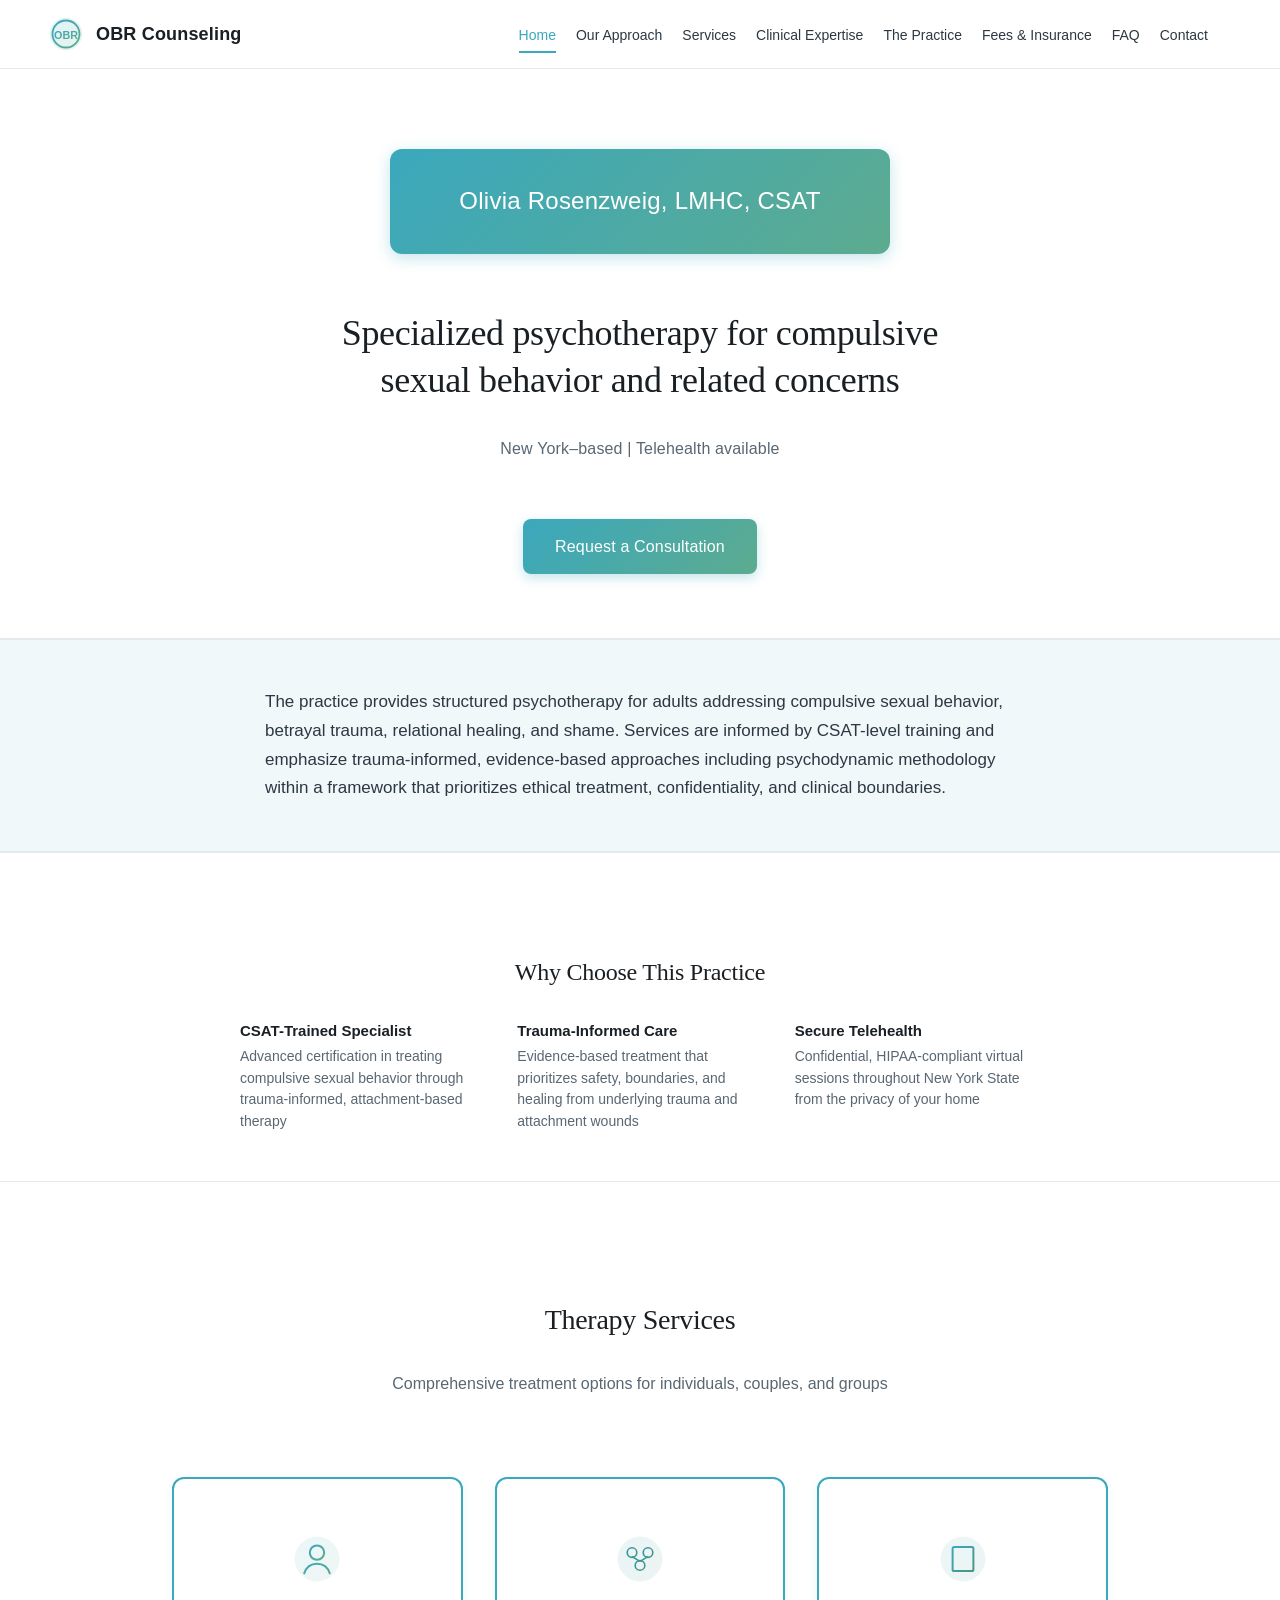
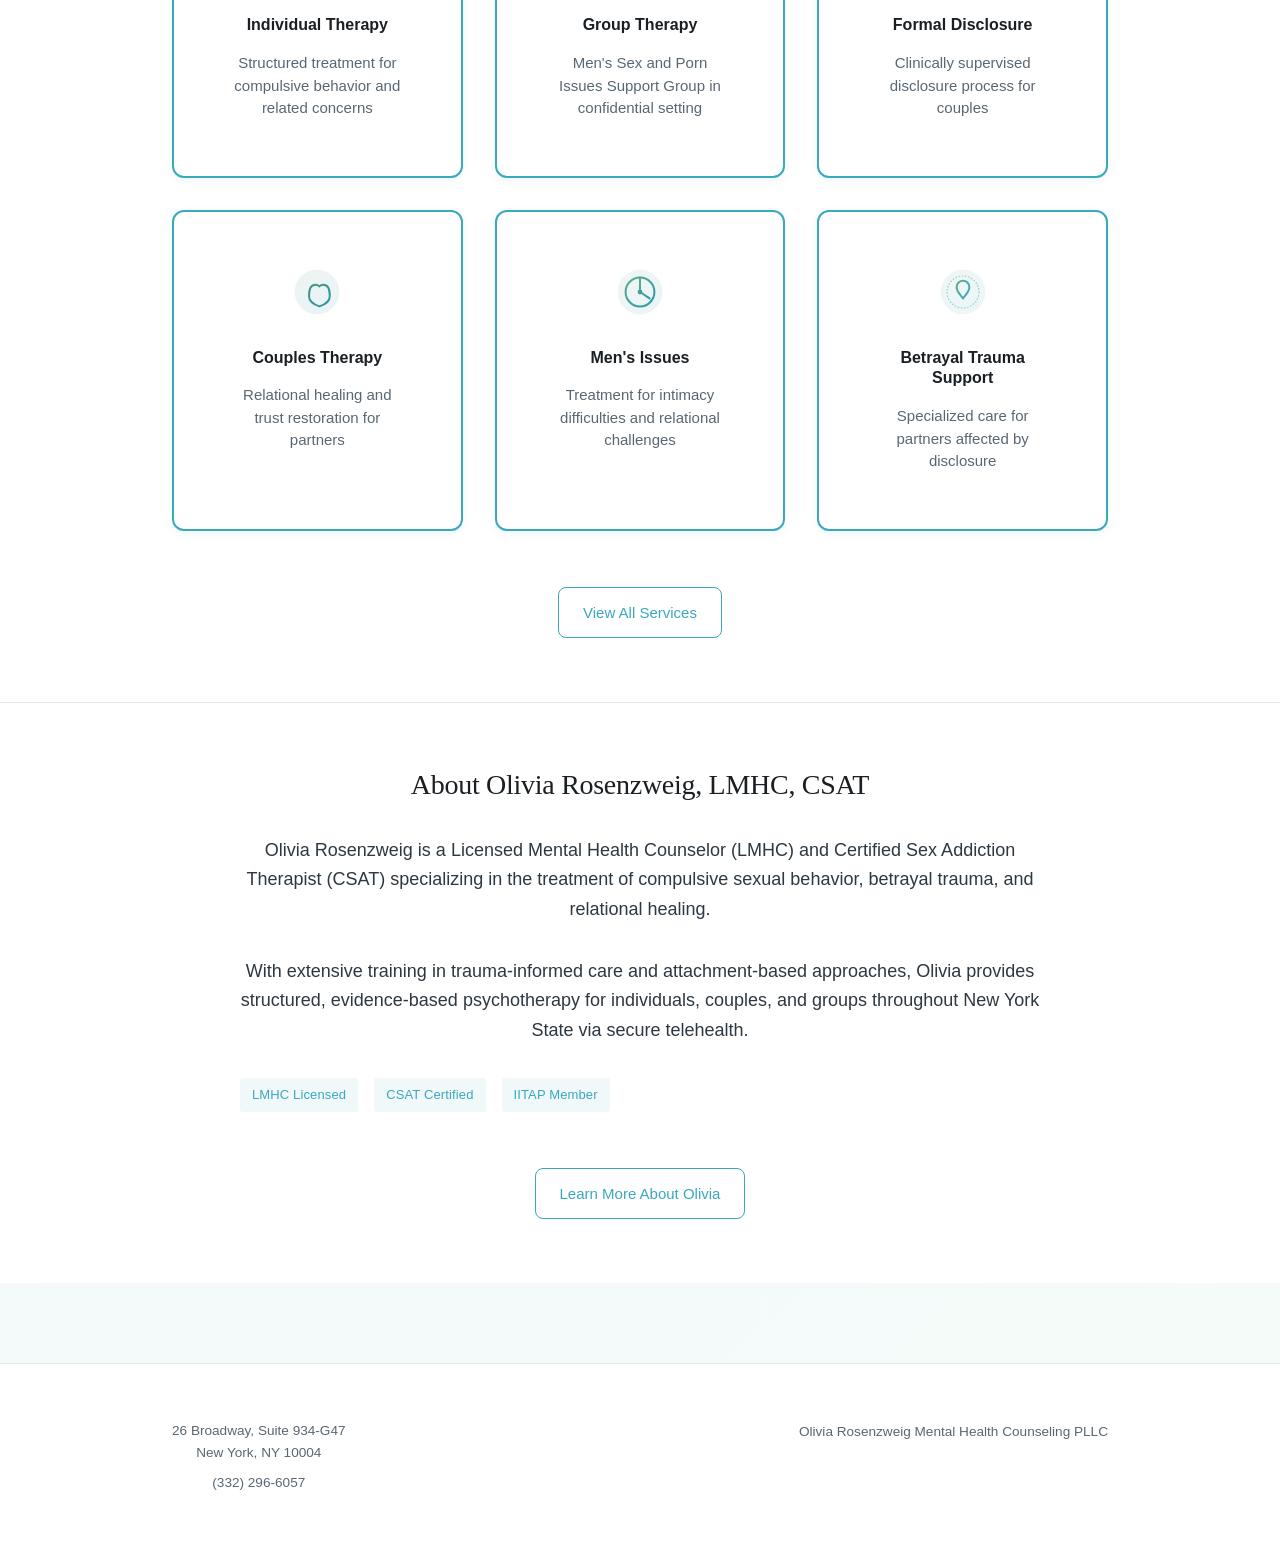
<file: index.html>
<!DOCTYPE html>
<html lang="en">
<head>
    <meta charset="UTF-8">
    <meta name="viewport" content="width=device-width, initial-scale=1.0">
    <title>Olivia Rosenzweig, LMHC, CSAT - NYC Therapist | Compulsive Sexual Behavior & Betrayal Trauma</title>
    <meta name="description" content="NYC-based LMHC and CSAT specializing in compulsive sexual behavior, betrayal trauma, couples healing, and shame recovery. Telehealth therapy throughout New York State.">
    <meta name="keywords" content="CSAT therapist NYC, sex addiction therapy, compulsive sexual behavior treatment, betrayal trauma counseling, couples therapy New York, LMHC">
    <link rel="canonical" href="https://www.oliviarosenzweigtherapy.com/">
    
    <!-- Open Graph / Social Media -->
    <meta property="og:type" content="website">
    <meta property="og:url" content="https://www.oliviarosenzweigtherapy.com/">
    <meta property="og:title" content="Olivia Rosenzweig Mental Health Counseling - Specialized Psychotherapy">
    <meta property="og:description" content="CSAT-trained mental health counseling for compulsive sexual behavior, betrayal trauma, and relational healing in NYC.">
    <meta property="og:site_name" content="Olivia Rosenzweig Mental Health Counseling">
    
    <!-- Twitter Card -->
    <meta name="twitter:card" content="summary">
    <meta name="twitter:title" content="Olivia Rosenzweig, LMHC, CSAT - NYC Therapist">
    <meta name="twitter:description" content="Specialized treatment for compulsive sexual behavior and betrayal trauma. LMHC, CSAT certified.">
    
    <link rel="preconnect" href="https://fonts.googleapis.com">
    <link rel="preconnect" href="https://fonts.gstatic.com" crossorigin>
    <link href="https://fonts.googleapis.com/css2?family=Inter:wght@400;500;600&display=swap" rel="stylesheet">
    <link rel="stylesheet" href="css/style.css">
</head>
<body>
    <header>
        <nav>
            <div class="nav-container">
                <a href="index.html" class="logo-container">
                    <div class="obr-logo">
                        <div class="obr-icon">
                            <svg viewBox="0 0 40 40" xmlns="http://www.w3.org/2000/svg">
                                <defs>
                                    <linearGradient id="obr-gradient" x1="0%" y1="0%" x2="100%" y2="100%">
                                        <stop offset="0%" style="stop-color:#3aa8bd;stop-opacity:1" />
                                        <stop offset="100%" style="stop-color:#5dab8f;stop-opacity:1" />
                                    </linearGradient>
                                </defs>
                                <circle cx="20" cy="20" r="18" fill="url(#obr-gradient)" opacity="0.15"/>
                                <circle cx="20" cy="20" r="15" stroke="url(#obr-gradient)" stroke-width="2" fill="none"/>
                                <text x="20" y="25" text-anchor="middle" fill="url(#obr-gradient)" font-size="12" font-weight="600" font-family="Arial">OBR</text>
                            </svg>
                        </div>
                        <span class="obr-text">OBR Counseling</span>
                    </div>
                </a>
                <ul class="nav-links">
                    <li><a href="index.html" class="active">Home</a></li>
                    <li><a href="approach.html">Our Approach</a></li>
                    <li><a href="services.html">Services</a></li>
                    <li><a href="clinical-expertise.html">Clinical Expertise</a></li>
                    <li><a href="practice.html">The Practice</a></li>
                    <li><a href="fees.html">Fees & Insurance</a></li>
                    <li><a href="faq.html">FAQ</a></li>
                    <li><a href="contact.html">Contact</a></li>
                </ul>
            </div>
        </nav>
    </header>

    <main>
        <section class="hero">
            <div class="container">
                <div class="credential-box">
                    <p class="credential-line-large">Olivia Rosenzweig, LMHC, CSAT</p>
                </div>
                <h1 class="primary-headline">Specialized psychotherapy for compulsive sexual behavior and related concerns</h1>
                <p class="subline">New York–based | Telehealth available</p>
                <div class="hero-cta">
                    <a href="contact.html" class="btn-primary">Request a Consultation</a>
                </div>
            </div>
        </section>

        <section class="intro">
            <div class="container">
                <p>The practice provides structured psychotherapy for adults addressing compulsive sexual behavior, betrayal trauma, relational healing, and shame. Services are informed by CSAT-level training and emphasize trauma-informed, evidence-based approaches including psychodynamic methodology within a framework that prioritizes ethical treatment, confidentiality, and clinical boundaries.</p>
            </div>
        </section>

        <section class="why-obr">
            <div class="container">
                <h2>Why Choose This Practice</h2>
                <div class="features-grid">
                    <div class="feature-card">
                        <div class="feature-icon">
                            <svg viewBox="0 0 60 60" fill="none" xmlns="http://www.w3.org/2000/svg">
                                <defs>
                                    <linearGradient id="grad-feat-1" x1="0%" y1="0%" x2="100%" y2="100%">
                                        <stop offset="0%" style="stop-color:#3aa8bd;stop-opacity:1" />
                                        <stop offset="100%" style="stop-color:#5dab8f;stop-opacity:1" />
                                    </linearGradient>
                                </defs>
                                <circle cx="30" cy="30" r="25" fill="url(#grad-feat-1)" opacity="0.1"/>
                                <path d="M30 10 L35 20 L45 21 L37 29 L39 39 L30 33 L21 39 L23 29 L15 21 L25 20 Z" stroke="url(#grad-feat-1)" stroke-width="2.5" fill="none"/>
                                <circle cx="30" cy="30" r="20" stroke="url(#grad-feat-1)" stroke-width="2" opacity="0.3"/>
                            </svg>
                        </div>
                        <h3>CSAT-Trained Specialist</h3>
                        <p>Advanced certification in treating compulsive sexual behavior through trauma-informed, attachment-based therapy</p>
                    </div>
                    
                    <div class="feature-card">
                        <div class="feature-icon">
                            <svg viewBox="0 0 60 60" fill="none" xmlns="http://www.w3.org/2000/svg">
                                <defs>
                                    <linearGradient id="grad-feat-2" x1="0%" y1="0%" x2="100%" y2="100%">
                                        <stop offset="0%" style="stop-color:#4a9680;stop-opacity:1" />
                                        <stop offset="100%" style="stop-color:#2a95a8;stop-opacity:1" />
                                    </linearGradient>
                                </defs>
                                <circle cx="30" cy="30" r="25" fill="url(#grad-feat-2)" opacity="0.1"/>
                                <path d="M30 12 C35 12 40 16 40 22 C40 28 35 32 30 38 C25 32 20 28 20 22 C20 16 25 12 30 12 Z" stroke="url(#grad-feat-2)" stroke-width="2.5" fill="none"/>
                                <circle cx="30" cy="30" r="18" stroke="url(#grad-feat-2)" stroke-width="2" stroke-dasharray="2 2" opacity="0.4"/>
                            </svg>
                        </div>
                        <h3>Trauma-Informed Care</h3>
                        <p>Evidence-based treatment that prioritizes safety, boundaries, and healing from underlying trauma and attachment wounds</p>
                    </div>
                    
                    <div class="feature-card">
                        <div class="feature-icon">
                            <svg viewBox="0 0 60 60" fill="none" xmlns="http://www.w3.org/2000/svg">
                                <defs>
                                    <linearGradient id="grad-feat-3" x1="0%" y1="0%" x2="100%" y2="100%">
                                        <stop offset="0%" style="stop-color:#5dab8f;stop-opacity:1" />
                                        <stop offset="100%" style="stop-color:#3aa8bd;stop-opacity:1" />
                                    </linearGradient>
                                </defs>
                                <circle cx="30" cy="30" r="25" fill="url(#grad-feat-3)" opacity="0.1"/>
                                <rect x="15" y="15" width="30" height="30" rx="3" stroke="url(#grad-feat-3)" stroke-width="2.5"/>
                                <circle cx="24" cy="24" r="1.5" fill="url(#grad-feat-3)"/>
                                <circle cx="36" cy="24" r="1.5" fill="url(#grad-feat-3)"/>
                                <path d="M23 35 Q30 38 37 35" stroke="url(#grad-feat-3)" stroke-width="2" stroke-linecap="round"/>
                                <path d="M20 28 L20 32 M40 28 L40 32" stroke="url(#grad-feat-3)" stroke-width="2" stroke-linecap="round"/>
                            </svg>
                        </div>
                        <h3>Secure Telehealth</h3>
                        <p>Confidential, HIPAA-compliant virtual sessions throughout New York State from the privacy of your home</p>
                    </div>
                </div>
            </div>
        </section>

        <section class="services-preview">
            <div class="container">
                <h2>Therapy Services</h2>
                <p class="section-subtitle">Comprehensive treatment options for individuals, couples, and groups</p>
                
                <div class="services-grid">
                    <a href="services.html#individual" class="service-card">
                        <div class="service-card-icon">
                            <svg viewBox="0 0 60 60" fill="none" xmlns="http://www.w3.org/2000/svg">
                                <defs>
                                    <linearGradient id="home-ind" x1="0%" y1="0%" x2="100%" y2="100%">
                                        <stop offset="0%" style="stop-color:#3aa8bd;stop-opacity:1" />
                                        <stop offset="100%" style="stop-color:#5dab8f;stop-opacity:1" />
                                    </linearGradient>
                                </defs>
                                <circle cx="30" cy="30" r="28" fill="url(#home-ind)" opacity="0.1"/>
                                <circle cx="30" cy="22" r="9" stroke="url(#home-ind)" stroke-width="2.5"/>
                                <path d="M14 48 Q18 36 30 36 Q42 36 46 48" stroke="url(#home-ind)" stroke-width="2.5" stroke-linecap="round"/>
                            </svg>
                        </div>
                        <h3>Individual Therapy</h3>
                        <p>Structured treatment for compulsive behavior and related concerns</p>
                    </a>
                    
                    <a href="services.html#group" class="service-card">
                        <div class="service-card-icon">
                            <svg viewBox="0 0 60 60" fill="none" xmlns="http://www.w3.org/2000/svg">
                                <defs>
                                    <linearGradient id="home-group" x1="0%" y1="0%" x2="100%" y2="100%">
                                        <stop offset="0%" style="stop-color:#2a95a8;stop-opacity:1" />
                                        <stop offset="100%" style="stop-color:#4a9680;stop-opacity:1" />
                                    </linearGradient>
                                </defs>
                                <circle cx="30" cy="30" r="28" fill="url(#home-group)" opacity="0.1"/>
                                <circle cx="20" cy="22" r="6" stroke="url(#home-group)" stroke-width="2"/>
                                <circle cx="40" cy="22" r="6" stroke="url(#home-group)" stroke-width="2"/>
                                <circle cx="30" cy="38" r="6" stroke="url(#home-group)" stroke-width="2"/>
                                <path d="M20 27 L30 33 M40 27 L30 33" stroke="url(#home-group)" stroke-width="2"/>
                            </svg>
                        </div>
                        <h3>Group Therapy</h3>
                        <p>Men's Sex and Porn Issues Support Group in confidential setting</p>
                    </a>
                    
                    <a href="services.html#disclosure" class="service-card">
                        <div class="service-card-icon">
                            <svg viewBox="0 0 60 60" fill="none" xmlns="http://www.w3.org/2000/svg">
                                <defs>
                                    <linearGradient id="home-disc" x1="0%" y1="0%" x2="100%" y2="100%">
                                        <stop offset="0%" style="stop-color:#3aa8bd;stop-opacity:1" />
                                        <stop offset="100%" style="stop-color:#4a9680;stop-opacity:1" />
                                    </linearGradient>
                                </defs>
                                <circle cx="30" cy="30" r="28" fill="url(#home-disc)" opacity="0.1"/>
                                <rect x="17" y="15" width="26" height="30" rx="2" stroke="url(#home-disc)" stroke-width="2.5"/>
                                <line x1="22" y1="22" x2="38" y2="22" stroke="url(#home-disc)" stroke-width="2"/>
                                <line x1="22" y1="28" x2="38" y2="28" stroke="url(#home-disc)" stroke-width="2"/>
                                <line x1="22" y1="34" x2="33" y2="34" stroke="url(#home-disc)" stroke-width="2"/>
                            </svg>
                        </div>
                        <h3>Formal Disclosure</h3>
                        <p>Clinically supervised disclosure process for couples</p>
                    </a>
                    
                    <a href="services.html#couples" class="service-card">
                        <div class="service-card-icon">
                            <svg viewBox="0 0 60 60" fill="none" xmlns="http://www.w3.org/2000/svg">
                                <defs>
                                    <linearGradient id="home-couples" x1="0%" y1="0%" x2="100%" y2="100%">
                                        <stop offset="0%" style="stop-color:#4a9680;stop-opacity:1" />
                                        <stop offset="100%" style="stop-color:#2a95a8;stop-opacity:1" />
                                    </linearGradient>
                                </defs>
                                <circle cx="30" cy="30" r="28" fill="url(#home-couples)" opacity="0.1"/>
                                <path d="M20 35 C20 24 24 21 28 21 C31 21 33 23 33 23 C33 23 35 21 38 21 C42 21 46 24 46 35 C46 41 42 45 33 48 C24 45 20 41 20 35 Z" stroke="url(#home-couples)" stroke-width="2.5"/>
                            </svg>
                        </div>
                        <h3>Couples Therapy</h3>
                        <p>Relational healing and trust restoration for partners</p>
                    </a>
                    
                    <a href="services.html#mens" class="service-card">
                        <div class="service-card-icon">
                            <svg viewBox="0 0 60 60" fill="none" xmlns="http://www.w3.org/2000/svg">
                                <defs>
                                    <linearGradient id="home-mens" x1="0%" y1="0%" x2="100%" y2="100%">
                                        <stop offset="0%" style="stop-color:#5dab8f;stop-opacity:1" />
                                        <stop offset="100%" style="stop-color:#2a95a8;stop-opacity:1" />
                                    </linearGradient>
                                </defs>
                                <circle cx="30" cy="30" r="28" fill="url(#home-mens)" opacity="0.1"/>
                                <circle cx="30" cy="30" r="18" stroke="url(#home-mens)" stroke-width="2.5"/>
                                <path d="M30 12 L30 30 L42 38" stroke="url(#home-mens)" stroke-width="2.5" stroke-linecap="round"/>
                                <circle cx="30" cy="30" r="3" fill="url(#home-mens)"/>
                            </svg>
                        </div>
                        <h3>Men's Issues</h3>
                        <p>Treatment for intimacy difficulties and relational challenges</p>
                    </a>
                    
                    <a href="services.html#betrayal" class="service-card">
                        <div class="service-card-icon">
                            <svg viewBox="0 0 60 60" fill="none" xmlns="http://www.w3.org/2000/svg">
                                <defs>
                                    <linearGradient id="home-betrayal" x1="0%" y1="0%" x2="100%" y2="100%">
                                        <stop offset="0%" style="stop-color:#5dab8f;stop-opacity:1" />
                                        <stop offset="100%" style="stop-color:#3aa8bd;stop-opacity:1" />
                                    </linearGradient>
                                </defs>
                                <circle cx="30" cy="30" r="28" fill="url(#home-betrayal)" opacity="0.1"/>
                                <path d="M30 16 C34 16 38 19 38 24 C38 29 34 33 30 38 C26 33 22 29 22 24 C22 19 26 16 30 16 Z" stroke="url(#home-betrayal)" stroke-width="2.5"/>
                                <circle cx="30" cy="30" r="20" stroke="url(#home-betrayal)" stroke-width="1.5" stroke-dasharray="2 2" opacity="0.5"/>
                            </svg>
                        </div>
                        <h3>Betrayal Trauma Support</h3>
                        <p>Specialized care for partners affected by disclosure</p>
                    </a>
                </div>
                
                <div class="cta">
                    <a href="services.html" class="btn-secondary">View All Services</a>
                </div>
            </div>
        </section>

        <section class="about-preview">
            <div class="container">
                <div class="about-content">
                    <div class="about-text">
                        <h2>About Olivia Rosenzweig, LMHC, CSAT</h2>
                        <p>Olivia Rosenzweig is a Licensed Mental Health Counselor (LMHC) and Certified Sex Addiction Therapist (CSAT) specializing in the treatment of compulsive sexual behavior, betrayal trauma, and relational healing.</p>
                        <p>With extensive training in trauma-informed care and attachment-based approaches, Olivia provides structured, evidence-based psychotherapy for individuals, couples, and groups throughout New York State via secure telehealth.</p>
                        <div class="credentials-badges">
                            <span class="badge">LMHC Licensed</span>
                            <span class="badge">CSAT Certified</span>
                            <span class="badge">IITAP Member</span>
                        </div>
                        <a href="practice.html" class="btn-secondary">Learn More About Olivia</a>
                    </div>
                </div>
            </div>
        </section>
    </main>

    <footer>
        <div class="container">
            <div class="footer-content">
                <div class="footer-contact">
                    <p class="footer-address">
                        26 Broadway, Suite 934-G47<br>
                        New York, NY 10004
                    </p>
                    <p class="footer-phone">(332) 296-6057</p>
                </div>
                <div class="footer-legal">
                    <p>Olivia Rosenzweig Mental Health Counseling PLLC</p>
                </div>
            </div>
        </div>
    </footer>
</body>
</html>
</file>
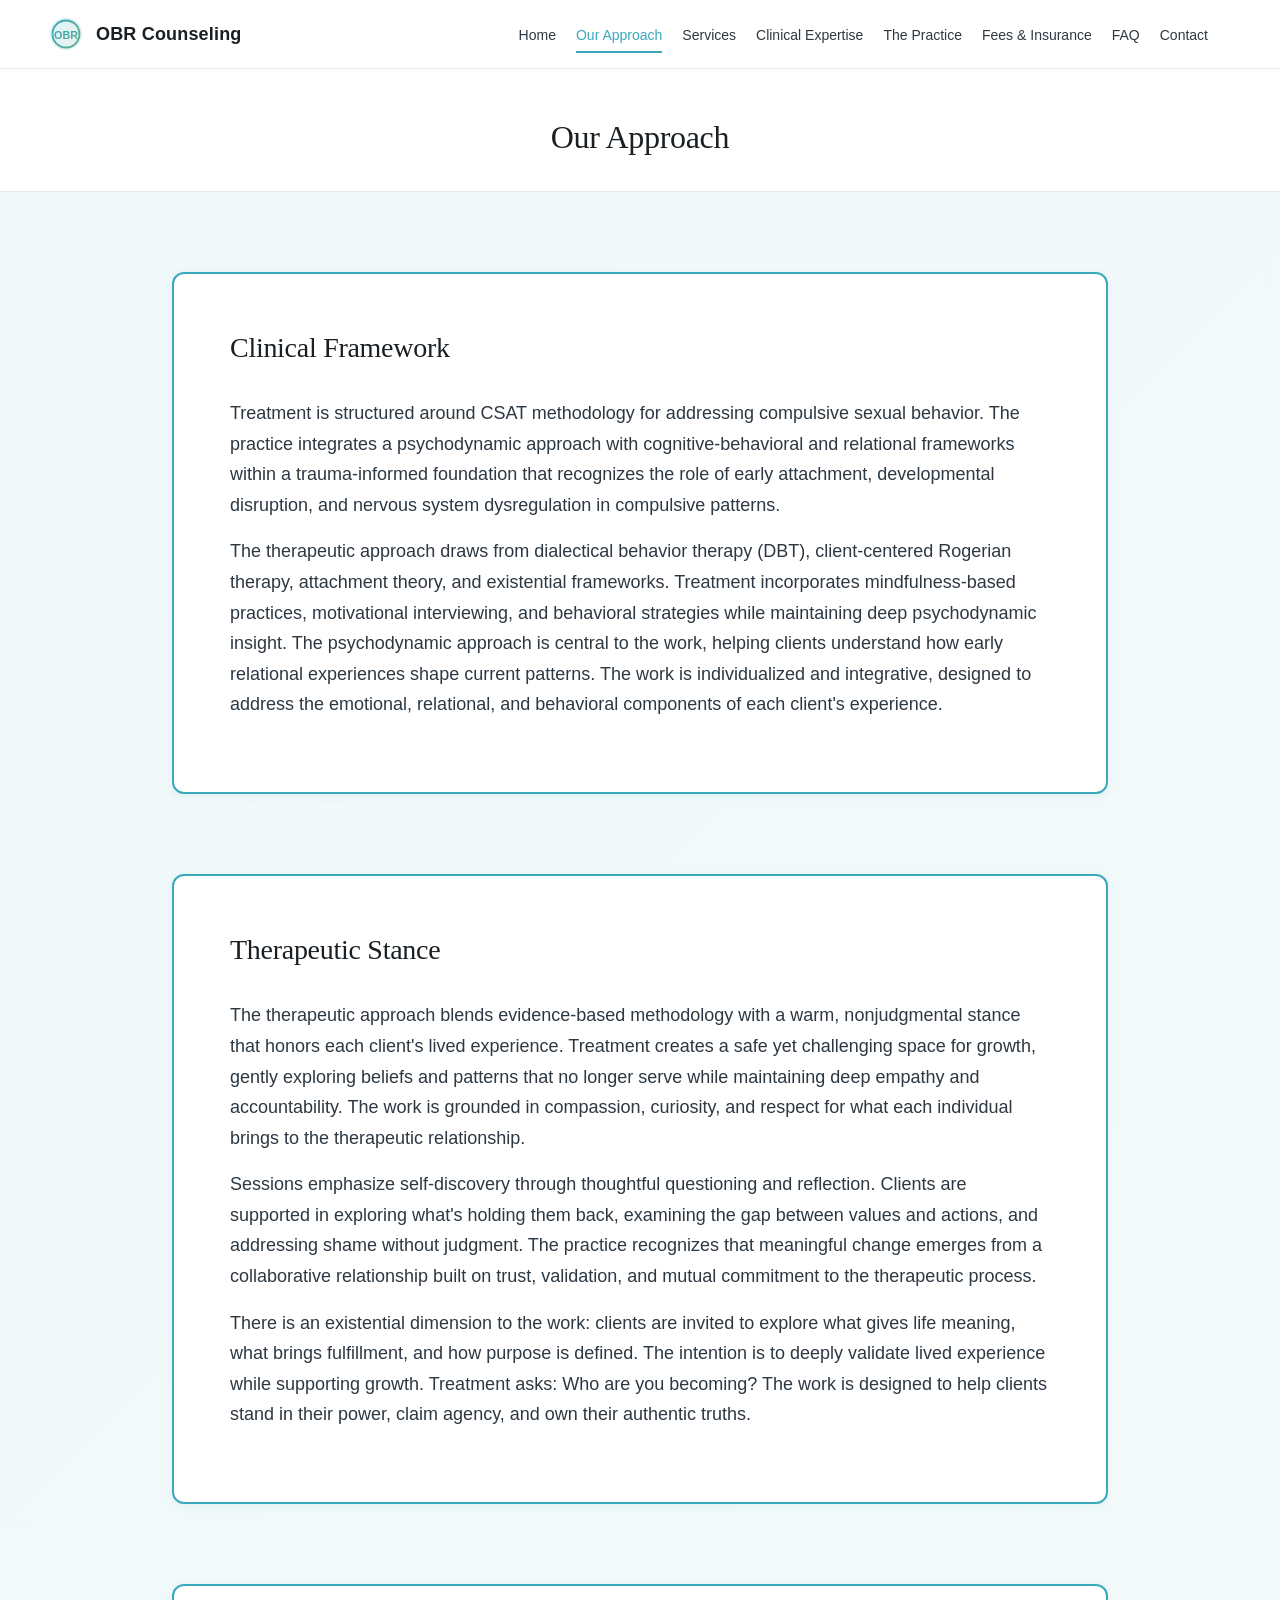
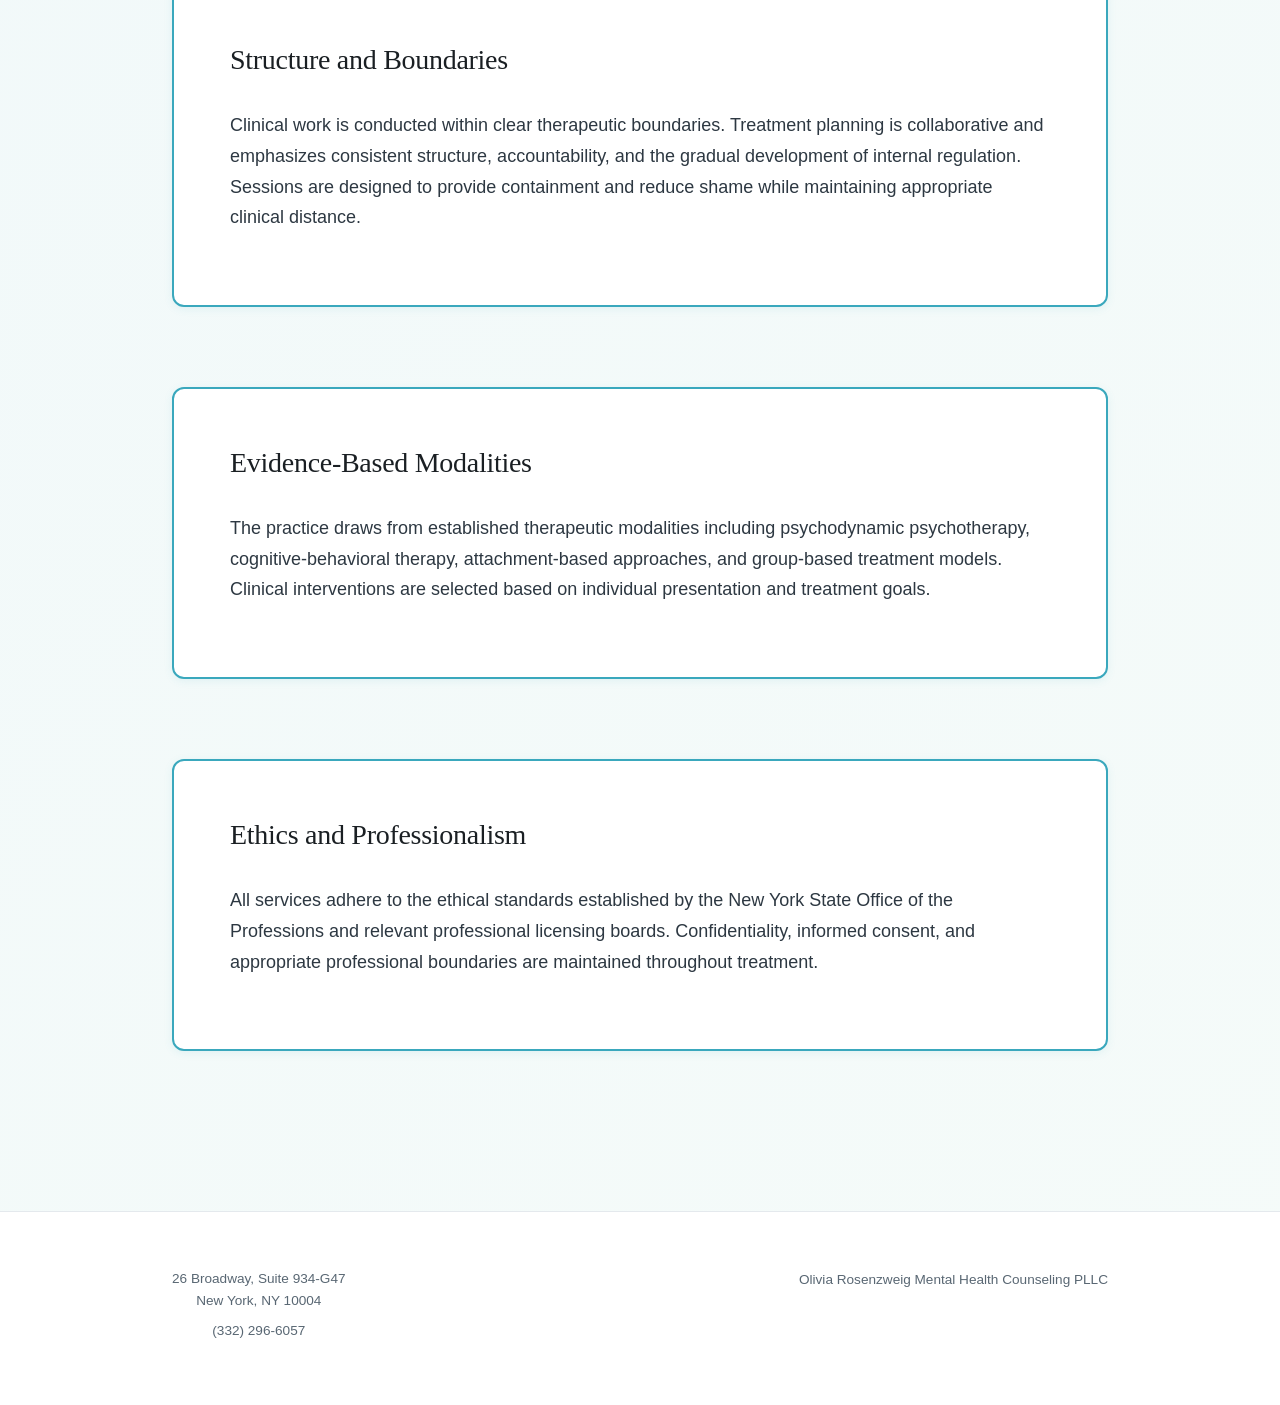
<file: approach.html>
<!DOCTYPE html>
<html lang="en">
<head>
    <meta charset="UTF-8">
    <meta name="viewport" content="width=device-width, initial-scale=1.0">
    <title>Our Approach - CSAT-Informed Trauma Treatment | Olivia Rosenzweig Mental Health Counseling</title>
    <meta name="description" content="Evidence-based, trauma-informed psychotherapy using CSAT methodology, psychodynamic, CBT, and attachment-based approaches for compulsive sexual behavior treatment.">
    <link rel="canonical" href="https://www.oliviarosenzweigtherapy.com/approach.html">
    <link rel="preconnect" href="https://fonts.googleapis.com">
    <link rel="preconnect" href="https://fonts.gstatic.com" crossorigin>
    <link href="https://fonts.googleapis.com/css2?family=Inter:wght@400;500;600&display=swap" rel="stylesheet">
    <link rel="stylesheet" href="css/style.css">
</head>
<body>
    <header>
        <nav>
            <div class="nav-container">
                <a href="index.html" class="logo-container">
                    <div class="obr-logo">
                        <div class="obr-icon">
                            <svg viewBox="0 0 40 40" xmlns="http://www.w3.org/2000/svg">
                                <defs>
                                    <linearGradient id="obr-gradient" x1="0%" y1="0%" x2="100%" y2="100%">
                                        <stop offset="0%" style="stop-color:#3aa8bd;stop-opacity:1" />
                                        <stop offset="100%" style="stop-color:#5dab8f;stop-opacity:1" />
                                    </linearGradient>
                                </defs>
                                <circle cx="20" cy="20" r="18" fill="url(#obr-gradient)" opacity="0.15"/>
                                <circle cx="20" cy="20" r="15" stroke="url(#obr-gradient)" stroke-width="2" fill="none"/>
                                <text x="20" y="25" text-anchor="middle" fill="url(#obr-gradient)" font-size="12" font-weight="600" font-family="Arial">OBR</text>
                            </svg>
                        </div>
                        <span class="obr-text">OBR Counseling</span>
                    </div>
                </a>
                <ul class="nav-links">
                    <li><a href="index.html">Home</a></li>
                    <li><a href="approach.html" class="active">Our Approach</a></li>
                    <li><a href="services.html">Services</a></li>
                    <li><a href="clinical-expertise.html">Clinical Expertise</a></li>
                    <li><a href="practice.html">The Practice</a></li>
                    <li><a href="fees.html">Fees & Insurance</a></li>
                    <li><a href="faq.html">FAQ</a></li>
                    <li><a href="contact.html">Contact</a></li>
                </ul>
            </div>
        </nav>
    </header>

    <main>
        <section class="page-header">
            <div class="container">
                <h1>Our Approach</h1>
            </div>
        </section>

        <section class="content">
            <div class="container">
                <div class="content-block">
                    <h2>Clinical Framework</h2>
                    <p>Treatment is structured around CSAT methodology for addressing compulsive sexual behavior. The practice integrates a psychodynamic approach with cognitive-behavioral and relational frameworks within a trauma-informed foundation that recognizes the role of early attachment, developmental disruption, and nervous system dysregulation in compulsive patterns.</p>
                    
                    <p>The therapeutic approach draws from dialectical behavior therapy (DBT), client-centered Rogerian therapy, attachment theory, and existential frameworks. Treatment incorporates mindfulness-based practices, motivational interviewing, and behavioral strategies while maintaining deep psychodynamic insight. The psychodynamic approach is central to the work, helping clients understand how early relational experiences shape current patterns. The work is individualized and integrative, designed to address the emotional, relational, and behavioral components of each client's experience.</p>
                </div>

                <div class="content-block">
                    <h2>Therapeutic Stance</h2>
                    <p>The therapeutic approach blends evidence-based methodology with a warm, nonjudgmental stance that honors each client's lived experience. Treatment creates a safe yet challenging space for growth, gently exploring beliefs and patterns that no longer serve while maintaining deep empathy and accountability. The work is grounded in compassion, curiosity, and respect for what each individual brings to the therapeutic relationship.</p>
                    
                    <p>Sessions emphasize self-discovery through thoughtful questioning and reflection. Clients are supported in exploring what's holding them back, examining the gap between values and actions, and addressing shame without judgment. The practice recognizes that meaningful change emerges from a collaborative relationship built on trust, validation, and mutual commitment to the therapeutic process.</p>
                    
                    <p>There is an existential dimension to the work: clients are invited to explore what gives life meaning, what brings fulfillment, and how purpose is defined. The intention is to deeply validate lived experience while supporting growth. Treatment asks: Who are you becoming? The work is designed to help clients stand in their power, claim agency, and own their authentic truths.</p>
                </div>

                <div class="content-block">
                    <h2>Structure and Boundaries</h2>
                    <p>Clinical work is conducted within clear therapeutic boundaries. Treatment planning is collaborative and emphasizes consistent structure, accountability, and the gradual development of internal regulation. Sessions are designed to provide containment and reduce shame while maintaining appropriate clinical distance.</p>
                </div>

                <div class="content-block">
                    <h2>Evidence-Based Modalities</h2>
                    <p>The practice draws from established therapeutic modalities including psychodynamic psychotherapy, cognitive-behavioral therapy, attachment-based approaches, and group-based treatment models. Clinical interventions are selected based on individual presentation and treatment goals.</p>
                </div>

                <div class="content-block">
                    <h2>Ethics and Professionalism</h2>
                    <p>All services adhere to the ethical standards established by the New York State Office of the Professions and relevant professional licensing boards. Confidentiality, informed consent, and appropriate professional boundaries are maintained throughout treatment.</p>
                </div>
            </div>
        </section>
    </main>

    <footer>
        <div class="container">
            <div class="footer-content">
                <div class="footer-contact">
                    <p class="footer-address">
                        26 Broadway, Suite 934-G47<br>
                        New York, NY 10004
                    </p>
                    <p class="footer-phone">(332) 296-6057</p>
                </div>
                <div class="footer-legal">
                    <p>Olivia Rosenzweig Mental Health Counseling PLLC</p>
                </div>
            </div>
        </div>
    </footer>
</body>
</html>
</file>
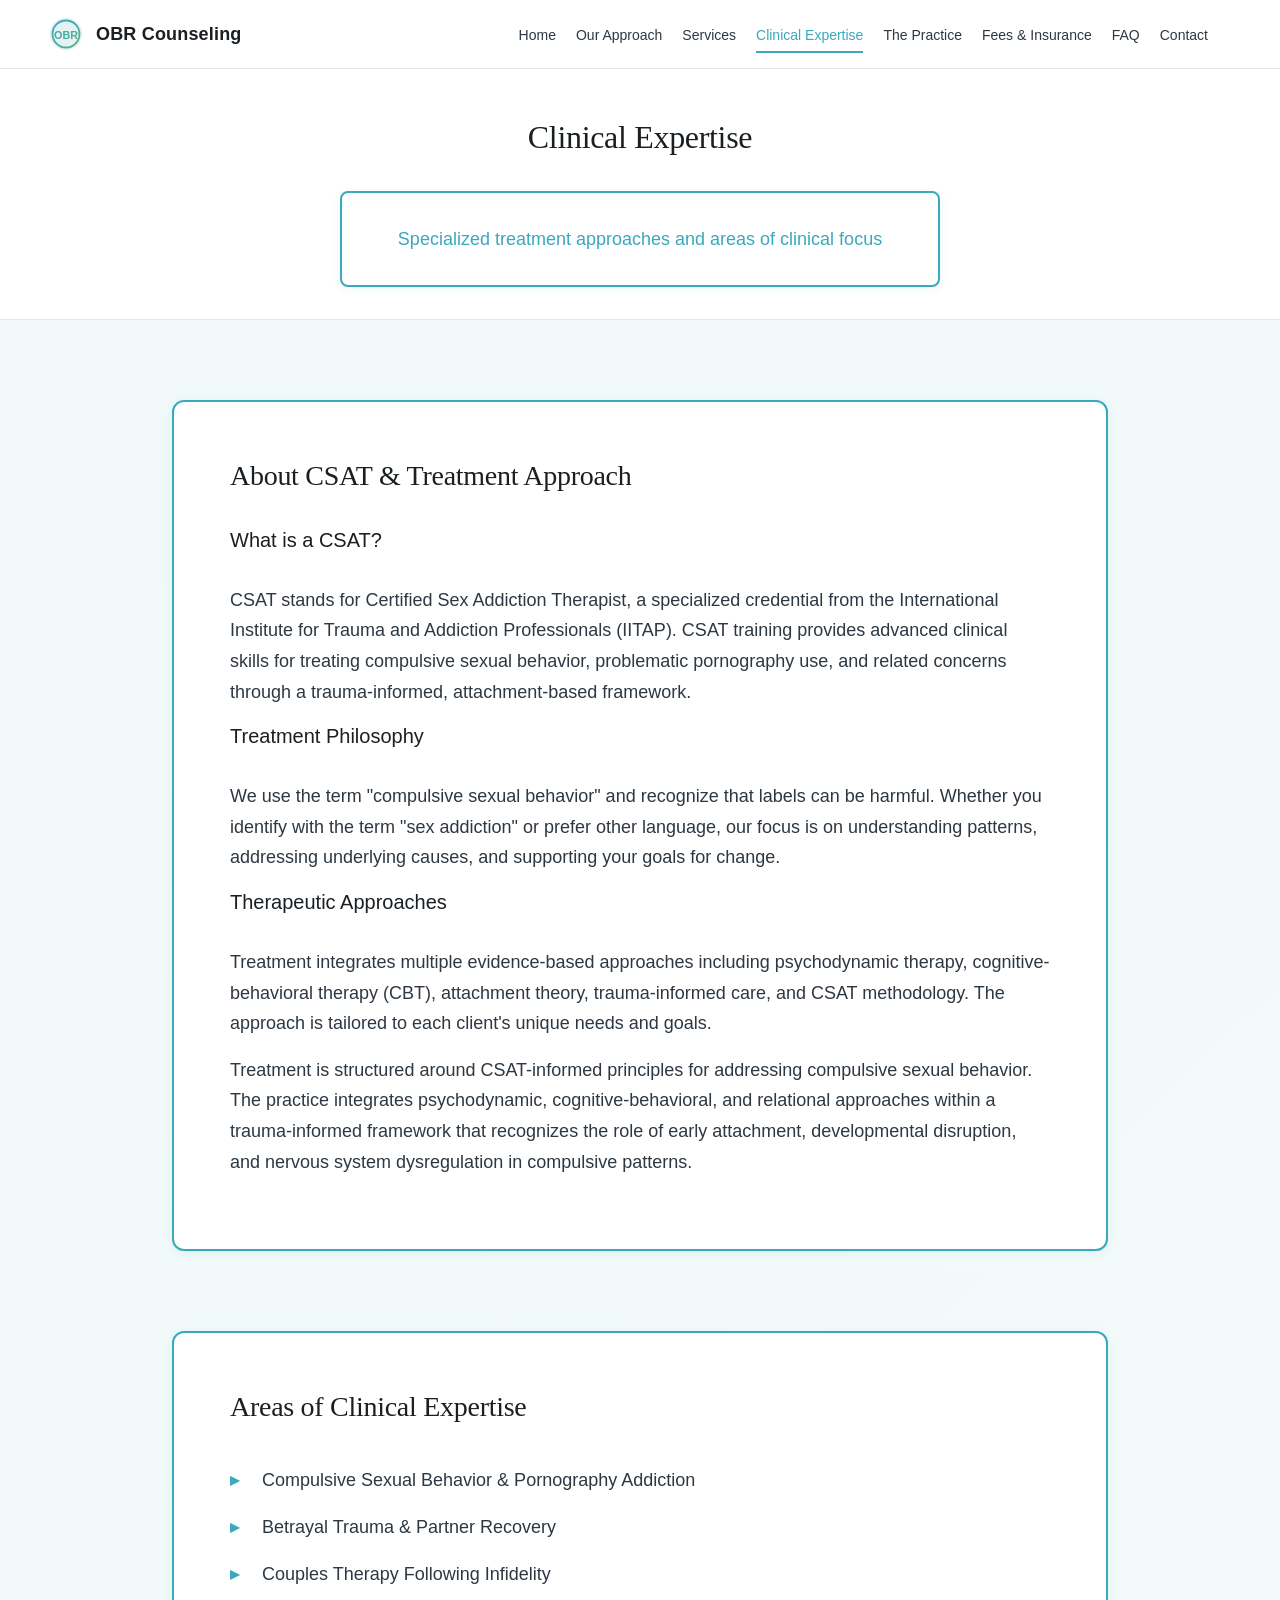
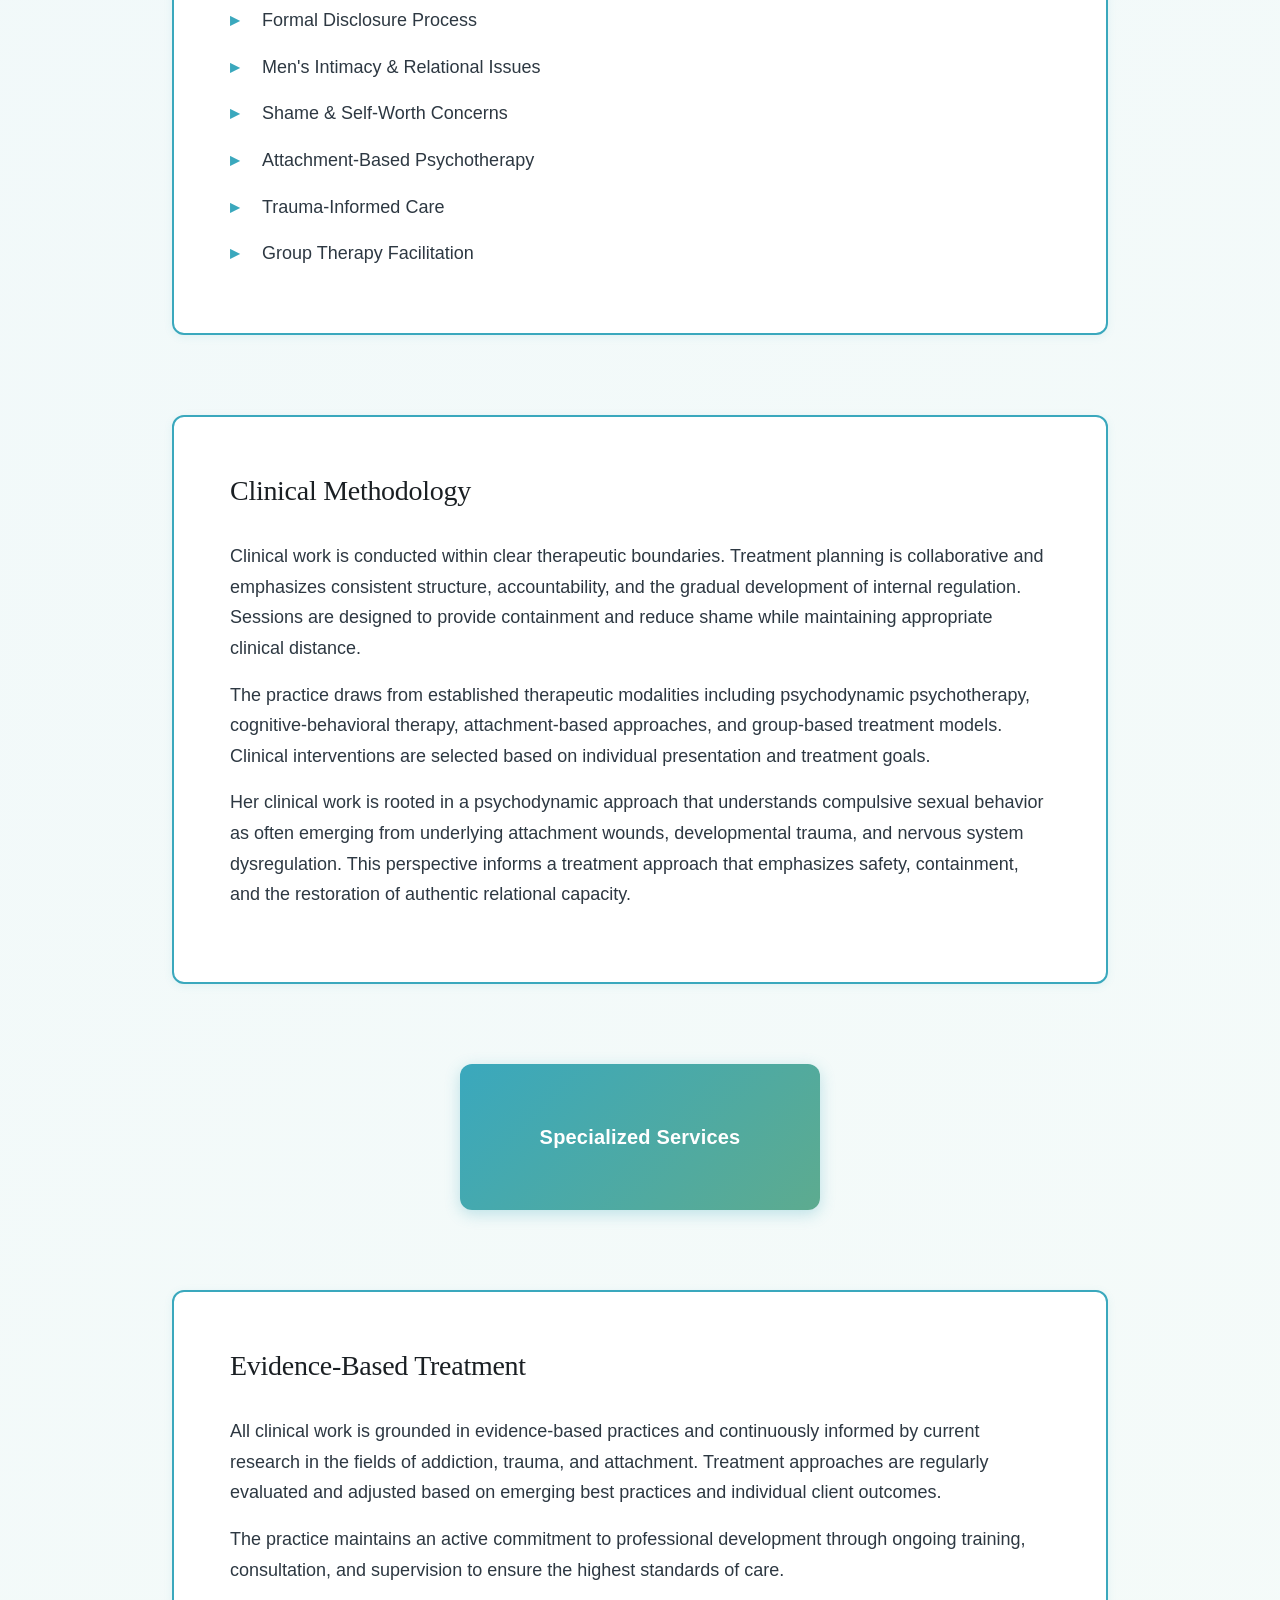
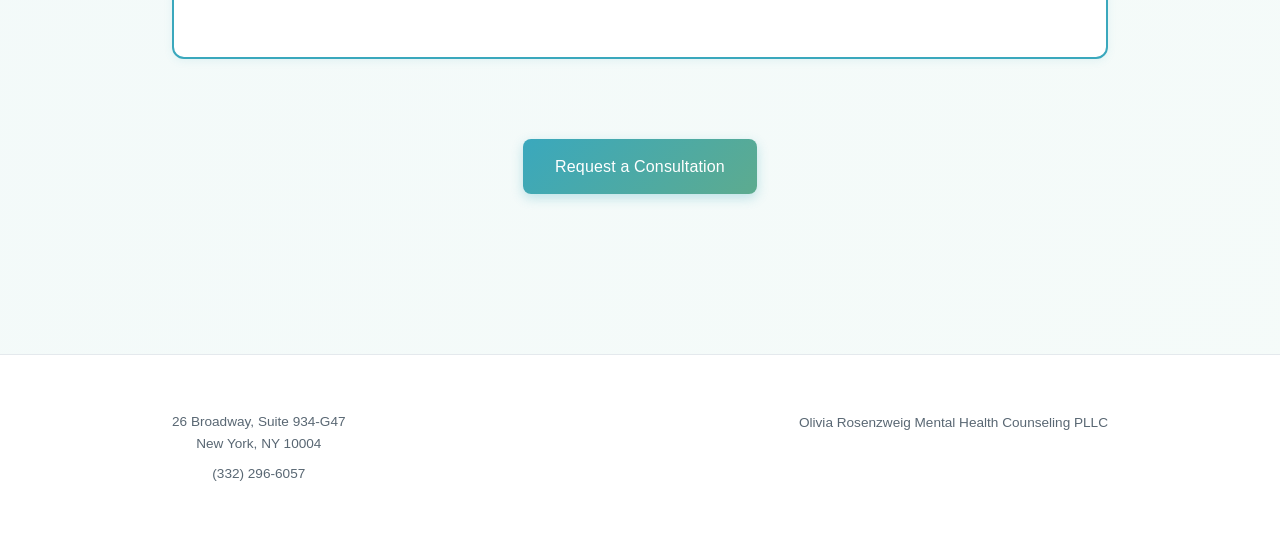
<file: clinical-expertise.html>
<!DOCTYPE html>
<html lang="en">
<head>
    <meta charset="UTF-8">
    <meta name="viewport" content="width=device-width, initial-scale=1.0">
    <title>Clinical Expertise - CSAT Treatment & Specializations | Olivia Rosenzweig Mental Health Counseling</title>
    <meta name="description" content="Learn about CSAT-informed treatment approaches and clinical expertise areas including compulsive sexual behavior, betrayal trauma, and specialized therapy methods.">
    <link rel="canonical" href="https://www.oliviarosenzweigtherapy.com/clinical-expertise.html">
    <link rel="preconnect" href="https://fonts.googleapis.com">
    <link rel="preconnect" href="https://fonts.gstatic.com" crossorigin>
    <link href="https://fonts.googleapis.com/css2?family=Inter:wght@400;500;600&display=swap" rel="stylesheet">
    <link rel="stylesheet" href="css/style.css">
</head>
<body>
    <header>
        <nav>
            <div class="nav-container">
                <a href="index.html" class="logo-container">
                    <div class="obr-logo">
                        <div class="obr-icon">
                            <svg viewBox="0 0 40 40" xmlns="http://www.w3.org/2000/svg">
                                <defs>
                                    <linearGradient id="obr-gradient" x1="0%" y1="0%" x2="100%" y2="100%">
                                        <stop offset="0%" style="stop-color:#3aa8bd;stop-opacity:1" />
                                        <stop offset="100%" style="stop-color:#5dab8f;stop-opacity:1" />
                                    </linearGradient>
                                </defs>
                                <circle cx="20" cy="20" r="18" fill="url(#obr-gradient)" opacity="0.15"/>
                                <circle cx="20" cy="20" r="15" stroke="url(#obr-gradient)" stroke-width="2" fill="none"/>
                                <text x="20" y="25" text-anchor="middle" fill="url(#obr-gradient)" font-size="12" font-weight="600" font-family="Arial">OBR</text>
                            </svg>
                        </div>
                        <span class="obr-text">OBR Counseling</span>
                    </div>
                </a>
                <ul class="nav-links">
                    <li><a href="index.html">Home</a></li>
                    <li><a href="approach.html">Our Approach</a></li>
                    <li><a href="services.html">Services</a></li>
                    <li><a href="clinical-expertise.html" class="active">Clinical Expertise</a></li>
                    <li><a href="practice.html">The Practice</a></li>
                    <li><a href="fees.html">Fees & Insurance</a></li>
                    <li><a href="faq.html">FAQ</a></li>
                    <li><a href="contact.html">Contact</a></li>
                </ul>
            </div>
        </nav>
    </header>

    <main>
        <section class="page-header enhanced-header">
            <div class="container">
                <h1>Clinical Expertise</h1>
                <p class="subtitle-enhanced">Specialized treatment approaches and areas of clinical focus</p>
            </div>
        </section>

        <section class="content">
            <div class="container">
                <div class="content-block">
                    <h2>About CSAT & Treatment Approach</h2>
                    
                    <h3>What is a CSAT?</h3>
                    <p>CSAT stands for Certified Sex Addiction Therapist, a specialized credential from the International Institute for Trauma and Addiction Professionals (IITAP). CSAT training provides advanced clinical skills for treating compulsive sexual behavior, problematic pornography use, and related concerns through a trauma-informed, attachment-based framework.</p>
                    
                    <h3>Treatment Philosophy</h3>
                    <p>We use the term "compulsive sexual behavior" and recognize that labels can be harmful. Whether you identify with the term "sex addiction" or prefer other language, our focus is on understanding patterns, addressing underlying causes, and supporting your goals for change.</p>
                    
                    <h3>Therapeutic Approaches</h3>
                    <p>Treatment integrates multiple evidence-based approaches including psychodynamic therapy, cognitive-behavioral therapy (CBT), attachment theory, trauma-informed care, and CSAT methodology. The approach is tailored to each client's unique needs and goals.</p>
                    
                    <p>Treatment is structured around CSAT-informed principles for addressing compulsive sexual behavior. The practice integrates psychodynamic, cognitive-behavioral, and relational approaches within a trauma-informed framework that recognizes the role of early attachment, developmental disruption, and nervous system dysregulation in compulsive patterns.</p>
                </div>

                <div class="content-block">
                    <h2>Areas of Clinical Expertise</h2>
                    <ul class="expertise-list">
                        <li>Compulsive Sexual Behavior & Pornography Addiction</li>
                        <li>Betrayal Trauma & Partner Recovery</li>
                        <li>Couples Therapy Following Infidelity</li>
                        <li>Formal Disclosure Process</li>
                        <li>Men's Intimacy & Relational Issues</li>
                        <li>Shame & Self-Worth Concerns</li>
                        <li>Attachment-Based Psychotherapy</li>
                        <li>Trauma-Informed Care</li>
                        <li>Group Therapy Facilitation</li>
                    </ul>
                </div>

                <div class="content-block">
                    <h2>Clinical Methodology</h2>
                    <p>Clinical work is conducted within clear therapeutic boundaries. Treatment planning is collaborative and emphasizes consistent structure, accountability, and the gradual development of internal regulation. Sessions are designed to provide containment and reduce shame while maintaining appropriate clinical distance.</p>
                    
                    <p>The practice draws from established therapeutic modalities including psychodynamic psychotherapy, cognitive-behavioral therapy, attachment-based approaches, and group-based treatment models. Clinical interventions are selected based on individual presentation and treatment goals.</p>
                    
                    <p>Her clinical work is rooted in a psychodynamic approach that understands compulsive sexual behavior as often emerging from underlying attachment wounds, developmental trauma, and nervous system dysregulation. This perspective informs a treatment approach that emphasizes safety, containment, and the restoration of authentic relational capacity.</p>
                </div>

                <div class="services-link-box">
                    <a href="services.html" class="services-link">Specialized Services</a>
                </div>

                <div class="content-block">
                    <h2>Evidence-Based Treatment</h2>
                    <p>All clinical work is grounded in evidence-based practices and continuously informed by current research in the fields of addiction, trauma, and attachment. Treatment approaches are regularly evaluated and adjusted based on emerging best practices and individual client outcomes.</p>
                    
                    <p>The practice maintains an active commitment to professional development through ongoing training, consultation, and supervision to ensure the highest standards of care.</p>
                </div>

                <div class="cta">
                    <a href="contact.html" class="btn-primary">Request a Consultation</a>
                </div>
            </div>
        </section>
    </main>

    <footer>
        <div class="container">
            <div class="footer-content">
                <div class="footer-contact">
                    <p class="footer-address">
                        26 Broadway, Suite 934-G47<br>
                        New York, NY 10004
                    </p>
                    <p class="footer-phone">(332) 296-6057</p>
                </div>
                <div class="footer-legal">
                    <p>Olivia Rosenzweig Mental Health Counseling PLLC</p>
                </div>
            </div>
        </div>
    </footer>
</body>
</html>
</file>
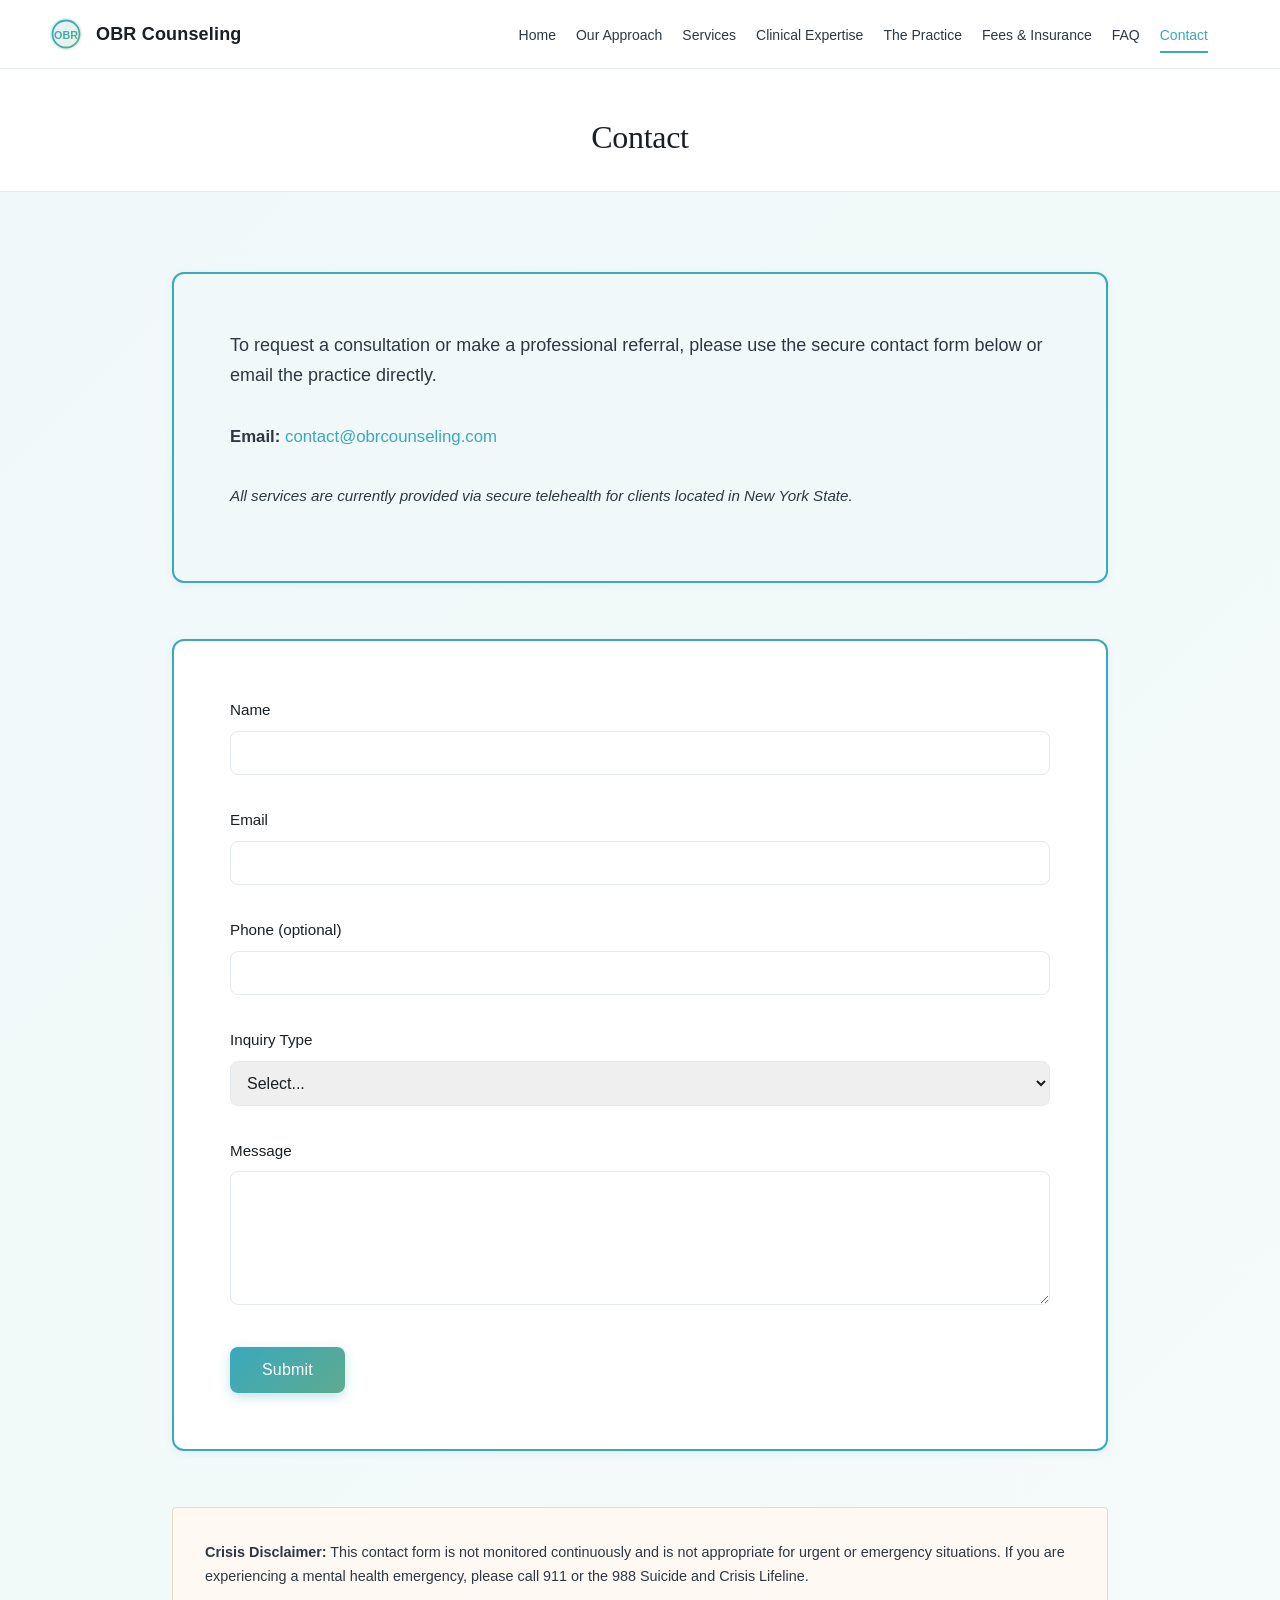
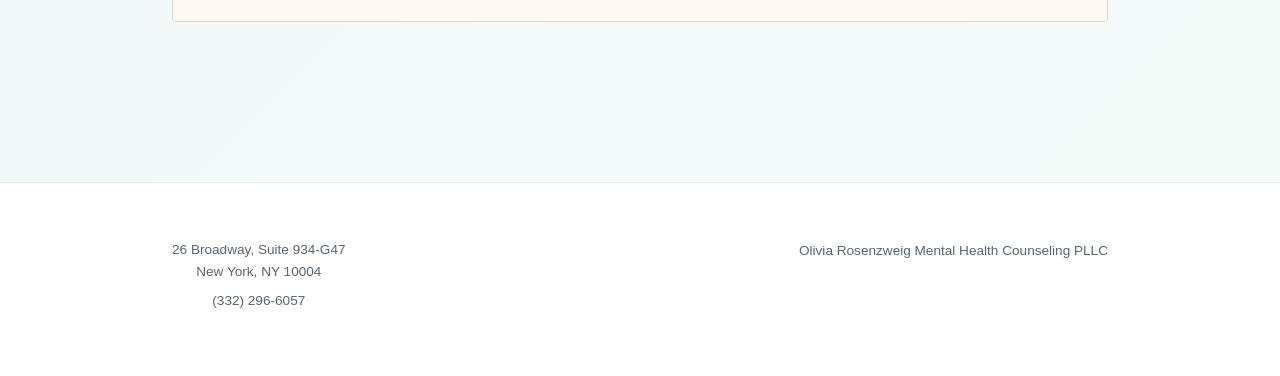
<file: contact.html>
<!DOCTYPE html>
<html lang="en">
<head>
    <meta charset="UTF-8">
    <meta name="viewport" content="width=device-width, initial-scale=1.0">
    <title>Request a Consultation - Contact Olivia Rosenzweig Mental Health Counseling NYC</title>
    <meta name="description" content="Request a consultation for therapy services. Located in Financial District NYC, providing telehealth throughout New York State. HIPAA-compliant secure contact.">
    <link rel="canonical" href="https://www.oliviarosenzweigtherapy.com/contact.html">
    <link rel="preconnect" href="https://fonts.googleapis.com">
    <link rel="preconnect" href="https://fonts.gstatic.com" crossorigin>
    <link href="https://fonts.googleapis.com/css2?family=Inter:wght@400;500;600&display=swap" rel="stylesheet">
    <link rel="stylesheet" href="css/style.css">
</head>
<body>
    <header>
        <nav>
            <div class="nav-container">
                <a href="index.html" class="logo-container">
                    <div class="obr-logo">
                        <div class="obr-icon">
                            <svg viewBox="0 0 40 40" xmlns="http://www.w3.org/2000/svg">
                                <defs>
                                    <linearGradient id="obr-gradient" x1="0%" y1="0%" x2="100%" y2="100%">
                                        <stop offset="0%" style="stop-color:#3aa8bd;stop-opacity:1" />
                                        <stop offset="100%" style="stop-color:#5dab8f;stop-opacity:1" />
                                    </linearGradient>
                                </defs>
                                <circle cx="20" cy="20" r="18" fill="url(#obr-gradient)" opacity="0.15"/>
                                <circle cx="20" cy="20" r="15" stroke="url(#obr-gradient)" stroke-width="2" fill="none"/>
                                <text x="20" y="25" text-anchor="middle" fill="url(#obr-gradient)" font-size="12" font-weight="600" font-family="Arial">OBR</text>
                            </svg>
                        </div>
                        <span class="obr-text">OBR Counseling</span>
                    </div>
                </a>
                <ul class="nav-links">
                    <li><a href="index.html">Home</a></li>
                    <li><a href="approach.html">Our Approach</a></li>
                    <li><a href="services.html">Services</a></li>
                    <li><a href="clinical-expertise.html">Clinical Expertise</a></li>
                    <li><a href="practice.html">The Practice</a></li>
                    <li><a href="fees.html">Fees & Insurance</a></li>
                    <li><a href="faq.html">FAQ</a></li>
                    <li><a href="contact.html" class="active">Contact</a></li>
                </ul>
            </div>
        </nav>
    </header>

    <main>
        <section class="page-header">
            <div class="container">
                <h1>Contact</h1>
            </div>
        </section>

        <section class="content">
            <div class="container">
                <div class="contact-info">
                    <p>To request a consultation or make a professional referral, please use the secure contact form below or email the practice directly.</p>
                    <p class="email"><strong>Email:</strong> <a href="mailto:contact@obrcounseling.com">contact@obrcounseling.com</a></p>
                    <p class="telehealth-note">All services are currently provided via secure telehealth for clients located in New York State.</p>
                </div>

                <div class="contact-form">
                    <form id="contactForm" action="https://formspree.io/f/xjgjjaoe" method="POST">
                        <div class="form-group">
                            <label for="name">Name</label>
                            <input type="text" id="name" name="name" required>
                        </div>

                        <div class="form-group">
                            <label for="email">Email</label>
                            <input type="email" id="email" name="_replyto" required>
                        </div>

                        <div class="form-group">
                            <label for="phone">Phone (optional)</label>
                            <input type="tel" id="phone" name="phone">
                        </div>

                        <div class="form-group">
                            <label for="inquiry-type">Inquiry Type</label>
                            <select id="inquiry-type" name="inquiry_type" required>
                                <option value="">Select...</option>
                                <option value="consultation">Consultation Request</option>
                                <option value="referral">Professional Referral</option>
                                <option value="general">General Inquiry</option>
                            </select>
                        </div>

                        <div class="form-group">
                            <label for="message">Message</label>
                            <textarea id="message" name="message" rows="6" required></textarea>
                        </div>

                        <!-- Formspree configuration -->
                        <input type="hidden" name="_subject" value="New inquiry from OBR Counseling website">
                        <input type="hidden" name="_next" value="https://obrcounseling.com/contact.html?sent=true">
                        <input type="hidden" name="_captcha" value="false">

                        <button type="submit" class="btn-primary">Submit</button>
                    </form>
                </div>

                <div class="crisis-disclaimer">
                    <p><strong>Crisis Disclaimer:</strong> This contact form is not monitored continuously and is not appropriate for urgent or emergency situations. If you are experiencing a mental health emergency, please call 911 or the 988 Suicide and Crisis Lifeline.</p>
                </div>
            </div>
        </section>
    </main>

    <footer>
        <div class="container">
            <div class="footer-content">
                <div class="footer-contact">
                    <p class="footer-address">
                        26 Broadway, Suite 934-G47<br>
                        New York, NY 10004
                    </p>
                    <p class="footer-phone">(332) 296-6057</p>
                </div>
                <div class="footer-legal">
                    <p>Olivia Rosenzweig Mental Health Counseling PLLC</p>
                </div>
            </div>
        </div>
    </footer>

    <script src="js/form.js"></script>
</body>
</html>
</file>
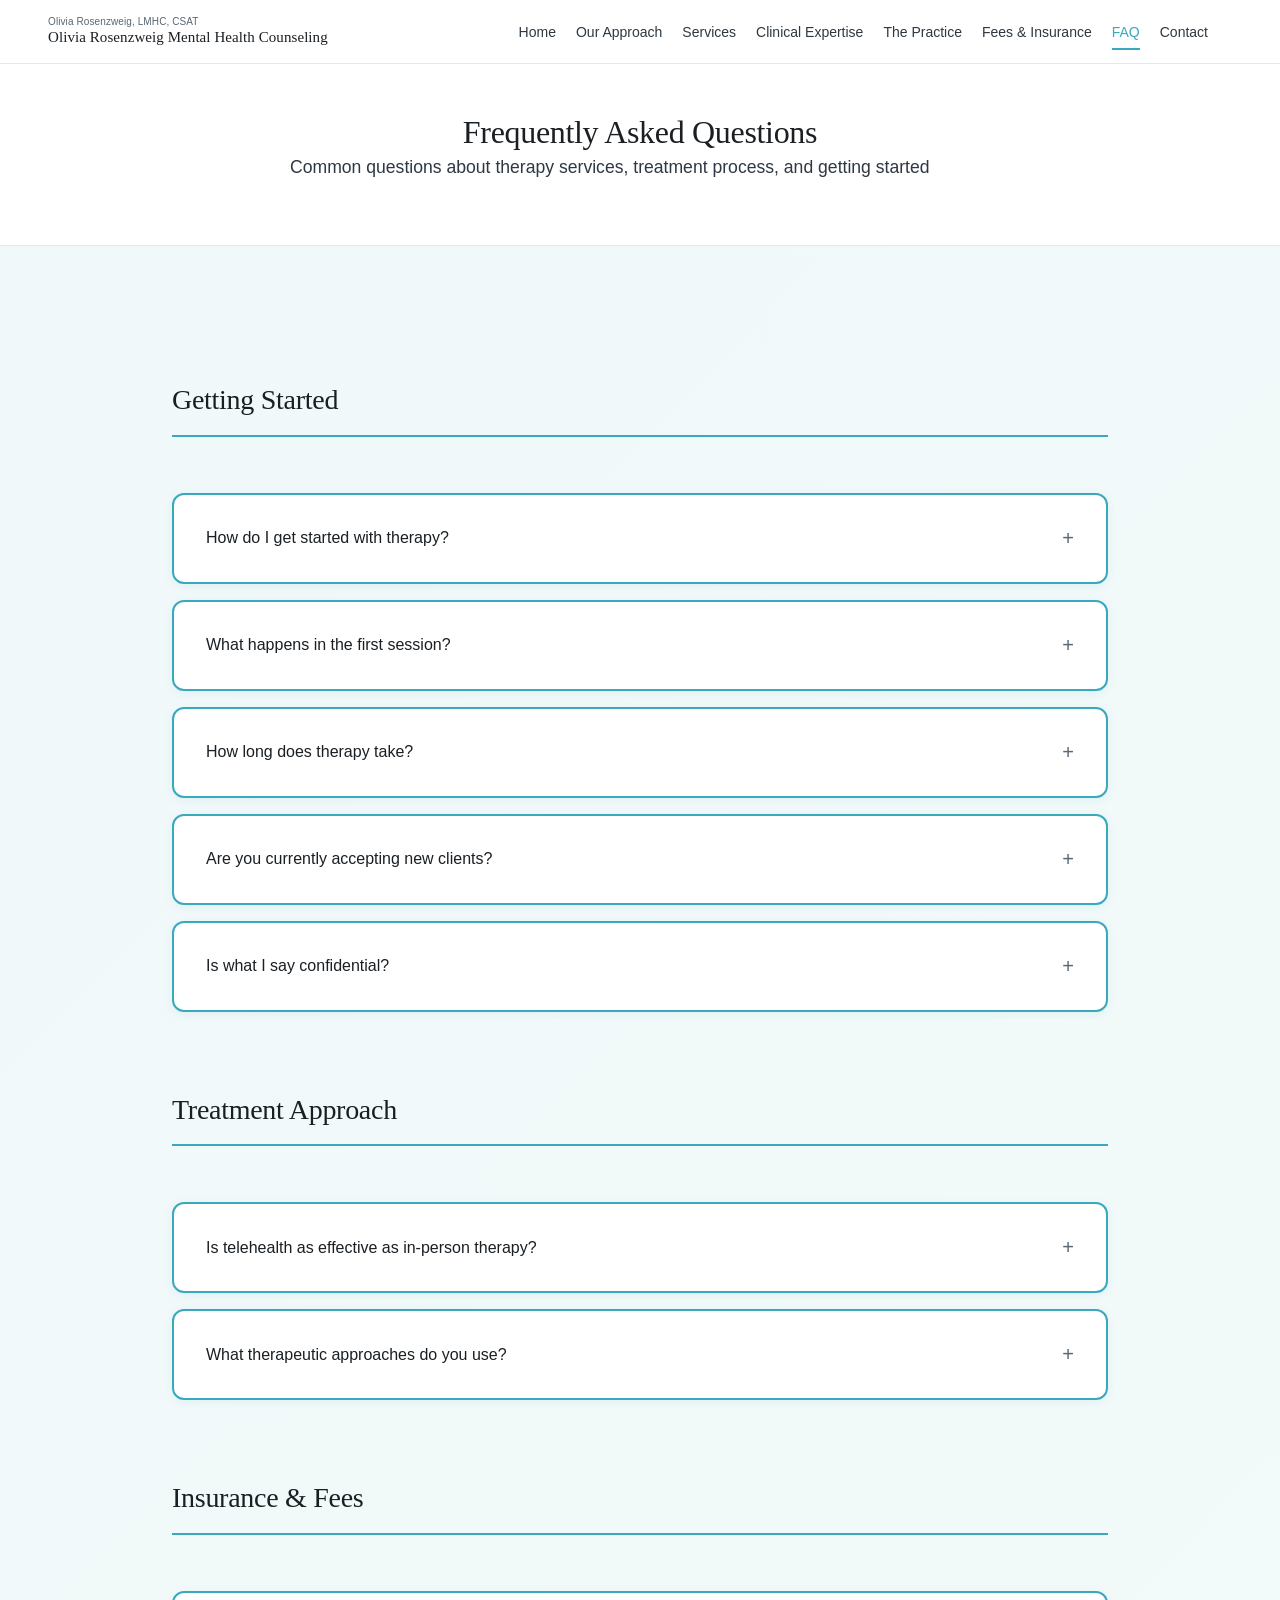
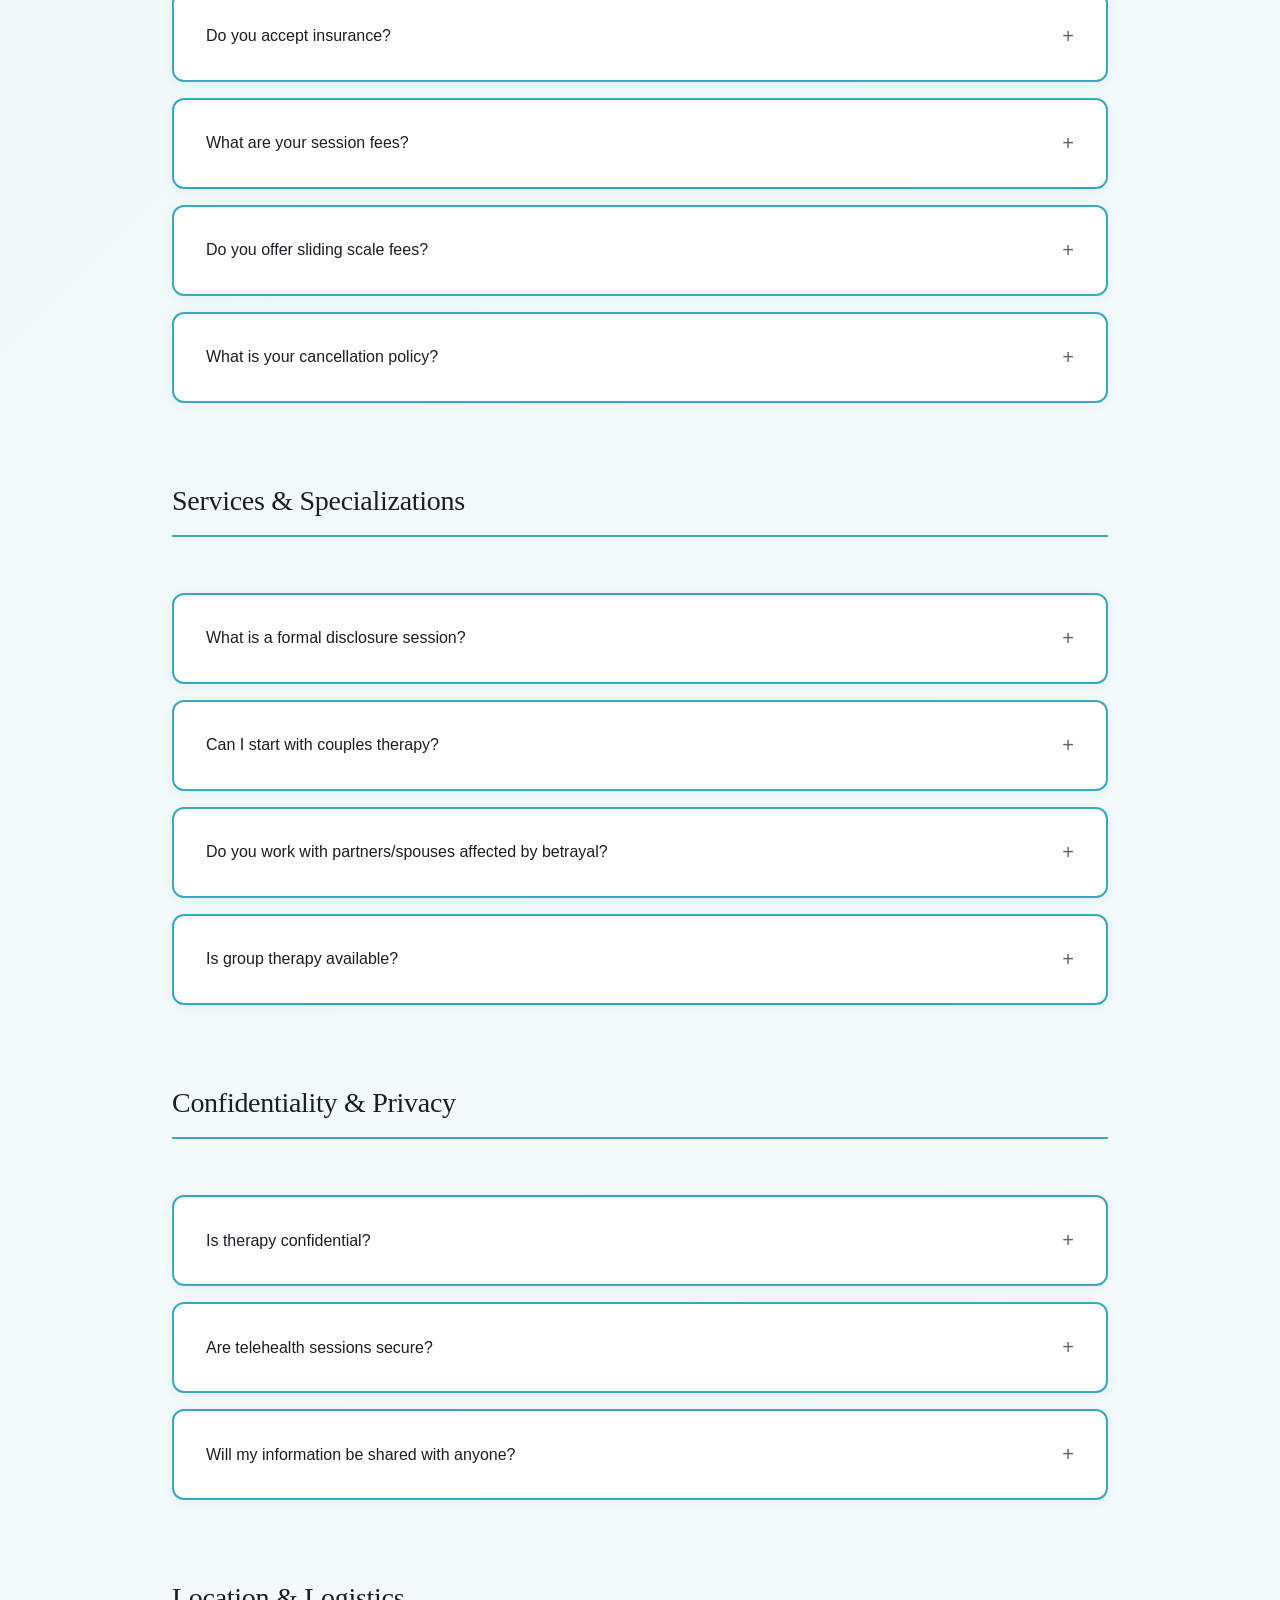
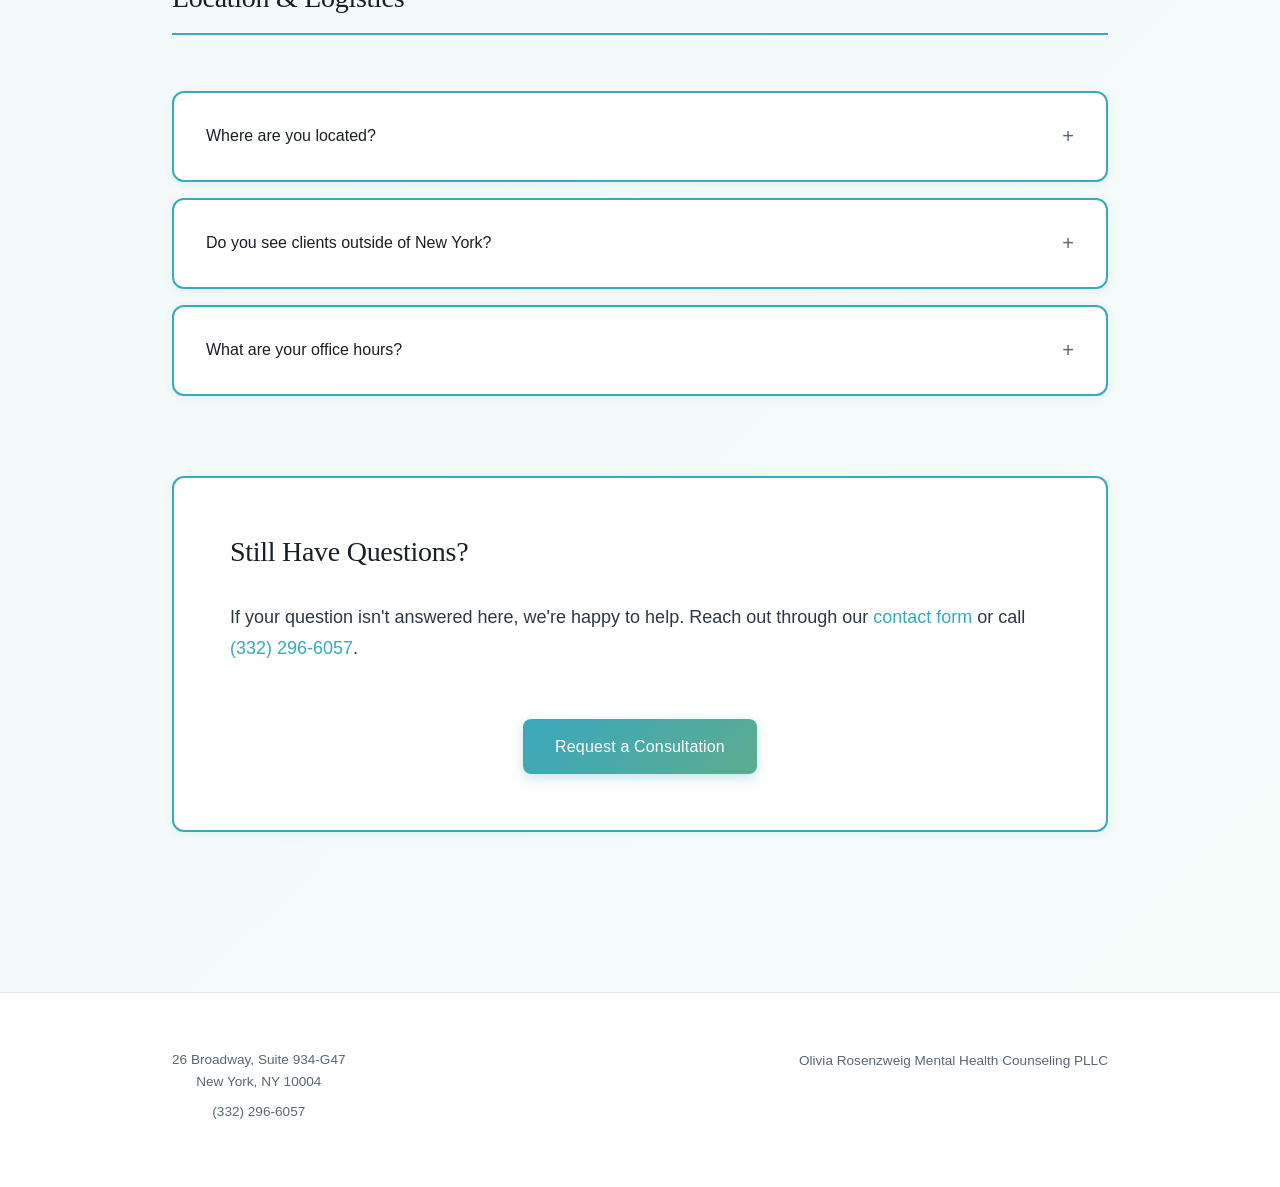
<file: faq.html>
<!DOCTYPE html>
<html lang="en">
<head>
    <meta charset="UTF-8">
    <meta name="viewport" content="width=device-width, initial-scale=1.0">
    <title>Frequently Asked Questions - Olivia Rosenzweig Mental Health Counseling NYC</title>
    <meta name="description" content="Common questions about CSAT therapy, treatment process, insurance, and services at Olivia Rosenzweig Mental Health Counseling in New York.">
    <link rel="canonical" href="https://www.oliviarosenzweigtherapy.com/faq.html">
    <link rel="preconnect" href="https://fonts.googleapis.com">
    <link rel="preconnect" href="https://fonts.gstatic.com" crossorigin>
    <link href="https://fonts.googleapis.com/css2?family=Inter:wght@400;500;600&display=swap" rel="stylesheet">
    <link rel="stylesheet" href="css/style.css">
</head>
<body>
    <header>
        <nav>
            <div class="nav-container">
                <a href="index.html" class="logo-container">
                    <div class="logo-text">
                        <span class="logo-credentials">Olivia Rosenzweig, LMHC, CSAT</span>
                        <span class="logo-name">Olivia Rosenzweig Mental Health Counseling</span>
                    </div>
                </a>
                <ul class="nav-links">
                    <li><a href="index.html">Home</a></li>
                    <li><a href="approach.html">Our Approach</a></li>
                    <li><a href="services.html">Services</a></li>
                    <li><a href="clinical-expertise.html">Clinical Expertise</a></li>
                    <li><a href="practice.html">The Practice</a></li>
                    <li><a href="fees.html">Fees & Insurance</a></li>
                    <li><a href="faq.html" class="active">FAQ</a></li>
                    <li><a href="contact.html">Contact</a></li>
                </ul>
            </div>
        </nav>
    </header>

    <main>
        <section class="page-header">
            <div class="container">
                <h1>Frequently Asked Questions</h1>
                <p class="subtitle">Common questions about therapy services, treatment process, and getting started</p>
            </div>
        </section>

        <section class="content">
            <div class="container">
                <div class="faq-category">
                    <h2>Getting Started</h2>
                    
                    <div class="faq-item">
                        <button class="faq-question" aria-expanded="false">
                            <span>How do I get started with therapy?</span>
                            <span class="faq-icon">+</span>
                        </button>
                        <div class="faq-answer">
                            <p>Begin by submitting a consultation request through our <a href="contact.html">contact form</a> or calling <a href="tel:+13322966057">(332) 296-6057</a>. We'll schedule a complimentary 15-minute phone consultation to discuss your needs, answer questions, and determine if Olivia Rosenzweig Mental Health Counseling is a good fit for you.</p>
                        </div>
                    </div>

                    <div class="faq-item">
                        <button class="faq-question" aria-expanded="false">
                            <span>What happens in the first session?</span>
                            <span class="faq-icon">+</span>
                        </button>
                        <div class="faq-answer">
                            <p>The initial session focuses on understanding your concerns, history, and treatment goals. We'll discuss confidentiality, informed consent, and answer any questions you have about the therapeutic process. This is also an opportunity for you to assess whether the therapeutic relationship feels right for you.</p>
                        </div>
                    </div>

                    <div class="faq-item">
                        <button class="faq-question" aria-expanded="false">
                            <span>How long does therapy take?</span>
                            <span class="faq-icon">+</span>
                        </button>
                        <div class="faq-answer">
                            <p>Treatment duration varies based on individual needs and goals. Some clients benefit from short-term focused work (3-6 months), while others engage in longer-term therapy (1-2 years or more). We'll regularly assess progress and adjust treatment plans as needed.</p>
                        </div>
                    </div>

                    <div class="faq-item">
                        <button class="faq-question" aria-expanded="false">
                            <span>Are you currently accepting new clients?</span>
                            <span class="faq-icon">+</span>
                        </button>
                        <div class="faq-answer">
                            <p>Current availability changes regularly. Please contact us to inquire about openings for individual therapy, couples therapy, or group therapy. If we're at capacity, we may be able to provide referrals to other qualified clinicians.</p>
                        </div>
                    </div>

                    <div class="faq-item">
                        <button class="faq-question" aria-expanded="false">
                            <span>Is what I say confidential?</span>
                            <span class="faq-icon">+</span>
                        </button>
                        <div class="faq-answer">
                            <p>Yes. All therapy communications are strictly confidential and protected under HIPAA and New York State law. What you share in therapy stays private and secure. Limited exceptions to confidentiality exist only in situations involving risk of harm to self or others, child or elder abuse, or when disclosure is required by court order. These exceptions are rare and will always be discussed with you. Your privacy and confidentiality are fundamental to the therapeutic process.</p>
                        </div>
                    </div>
                </div>

                <div class="faq-category">
                    <h2>Treatment Approach</h2>
                    
                    <div class="faq-item">
                        <button class="faq-question" aria-expanded="false">
                            <span>Is telehealth as effective as in-person therapy?</span>
                            <span class="faq-icon">+</span>
                        </button>
                        <div class="faq-answer">
                            <p>Research shows that telehealth therapy is as effective as in-person treatment for most concerns, including trauma and compulsive behaviors. Many clients appreciate the privacy, convenience, and accessibility of telehealth. We use secure, HIPAA-compliant video platforms to ensure confidentiality.</p>
                        </div>
                    </div>

                    <div class="faq-item">
                        <button class="faq-question" aria-expanded="false">
                            <span>What therapeutic approaches do you use?</span>
                            <span class="faq-icon">+</span>
                        </button>
                        <div class="faq-answer">
                            <p>Treatment integrates multiple evidence-based approaches including psychodynamic therapy, cognitive-behavioral therapy (CBT), attachment theory, trauma-informed care, and CSAT methodology. For detailed information about our clinical expertise and treatment approach, visit our <a href="clinical-expertise.html">Clinical Expertise</a> page.</p>
                        </div>
                    </div>
                </div>

                <div class="faq-category">
                    <h2>Insurance & Fees</h2>
                    
                    <div class="faq-item">
                        <button class="faq-question" aria-expanded="false">
                            <span>Do you accept insurance?</span>
                            <span class="faq-icon">+</span>
                        </button>
                        <div class="faq-answer">
                            <p>Olivia Rosenzweig Mental Health Counseling is currently out-of-network with all insurance plans. However, many clients receive partial reimbursement through their out-of-network mental health benefits. We provide detailed receipts (superbills) that you can submit to your insurance company. See our <a href="fees.html">Fees & Insurance</a> page for more details.</p>
                        </div>
                    </div>

                    <div class="faq-item">
                        <button class="faq-question" aria-expanded="false">
                            <span>What are your session fees?</span>
                            <span class="faq-icon">+</span>
                        </button>
                        <div class="faq-answer">
                            <p>Individual therapy sessions (50 minutes) are $225. Couples therapy (50 minutes) is $225. Group therapy (90 minutes) is $75 per session. For complete fee information, visit our <a href="fees.html">Fees & Insurance</a> page.</p>
                        </div>
                    </div>

                    <div class="faq-item">
                        <button class="faq-question" aria-expanded="false">
                            <span>Do you offer sliding scale fees?</span>
                            <span class="faq-icon">+</span>
                        </button>
                        <div class="faq-answer">
                            <p>A limited number of reduced-fee slots may be available for clients experiencing financial hardship. Please inquire during your initial consultation to discuss options.</p>
                        </div>
                    </div>

                    <div class="faq-item">
                        <button class="faq-question" aria-expanded="false">
                            <span>What is your cancellation policy?</span>
                            <span class="faq-icon">+</span>
                        </button>
                        <div class="faq-answer">
                            <p>We require 48 business hours' notice for cancellations or rescheduling. Cancellations with less than 48 business hours' notice or missed appointments without notification will be charged the full session fee.</p>
                        </div>
                    </div>
                </div>

                <div class="faq-category">
                    <h2>Services & Specializations</h2>
                    
                    <div class="faq-item">
                        <button class="faq-question" aria-expanded="false">
                            <span>What is a formal disclosure session?</span>
                            <span class="faq-icon">+</span>
                        </button>
                        <div class="faq-answer">
                            <p>A formal disclosure is a structured, clinically supervised session where one partner shares information about sexual behavior history with their partner. This process requires substantial preparation in individual therapy and is only conducted when both partners are therapeutically ready. It's not appropriate for all couples or situations.</p>
                        </div>
                    </div>

                    <div class="faq-item">
                        <button class="faq-question" aria-expanded="false">
                            <span>Can I start with couples therapy?</span>
                            <span class="faq-icon">+</span>
                        </button>
                        <div class="faq-answer">
                            <p>Couples therapy is most effective when both partners are also engaged in individual work. If active compulsive behavior is present, individual therapy is typically recommended first to establish a foundation for couples work. We'll assess your situation during the initial consultation.</p>
                        </div>
                    </div>

                    <div class="faq-item">
                        <button class="faq-question" aria-expanded="false">
                            <span>Do you work with partners/spouses affected by betrayal?</span>
                            <span class="faq-icon">+</span>
                        </button>
                        <div class="faq-answer">
                            <p>Yes. We provide specialized support for partners experiencing betrayal trauma following the discovery or disclosure of compulsive sexual behavior or infidelity. This work focuses on trauma recovery, emotional processing, and decision-making in a safe, non-judgmental environment.</p>
                        </div>
                    </div>

                    <div class="faq-item">
                        <button class="faq-question" aria-expanded="false">
                            <span>Is group therapy available?</span>
                            <span class="faq-icon">+</span>
                        </button>
                        <div class="faq-answer">
                            <p>Yes. Group therapy provides a structured setting for addressing compulsive sexual behavior with others facing similar challenges. Groups are psychoeducational and process-oriented. Contact us to inquire about current group availability and schedule.</p>
                        </div>
                    </div>
                </div>

                <div class="faq-category">
                    <h2>Confidentiality & Privacy</h2>
                    
                    <div class="faq-item">
                        <button class="faq-question" aria-expanded="false">
                            <span>Is therapy confidential?</span>
                            <span class="faq-icon">+</span>
                        </button>
                        <div class="faq-answer">
                            <p>Yes. All therapy communications are confidential and protected under HIPAA and New York State law. Exceptions include situations involving risk of harm to self or others, child or elder abuse, or when disclosure is required by court order. Review our <a href="hipaa.html">HIPAA Notice</a> for complete details.</p>
                        </div>
                    </div>

                    <div class="faq-item">
                        <button class="faq-question" aria-expanded="false">
                            <span>Are telehealth sessions secure?</span>
                            <span class="faq-icon">+</span>
                        </button>
                        <div class="faq-answer">
                            <p>Yes. We use HIPAA-compliant, encrypted video platforms for all telehealth sessions. You'll need a private space, reliable internet connection, and a device with camera and microphone. Detailed technical requirements will be provided upon scheduling.</p>
                        </div>
                    </div>

                    <div class="faq-item">
                        <button class="faq-question" aria-expanded="false">
                            <span>Will my information be shared with anyone?</span>
                            <span class="faq-icon">+</span>
                        </button>
                        <div class="faq-answer">
                            <p>Your information is not shared without your written authorization, except in the limited circumstances described in our <a href="hipaa.html">HIPAA Notice of Privacy Practices</a>. We do not sell or share your data with third parties for marketing purposes.</p>
                        </div>
                    </div>
                </div>

                <div class="faq-category">
                    <h2>Location & Logistics</h2>
                    
                    <div class="faq-item">
                        <button class="faq-question" aria-expanded="false">
                            <span>Where are you located?</span>
                            <span class="faq-icon">+</span>
                        </button>
                        <div class="faq-answer">
                            <p>Olivia Rosenzweig Mental Health Counseling is based in New York City (26 Broadway, Suite 934-G47, Financial District). All services are currently provided via secure telehealth to clients throughout New York State.</p>
                        </div>
                    </div>

                    <div class="faq-item">
                        <button class="faq-question" aria-expanded="false">
                            <span>Do you see clients outside of New York?</span>
                            <span class="faq-icon">+</span>
                        </button>
                        <div class="faq-answer">
                            <p>Currently, services are only available to clients physically located in New York State at the time of sessions, as required by licensing regulations. If you're relocating or have questions about out-of-state services, please contact us.</p>
                        </div>
                    </div>

                    <div class="faq-item">
                        <button class="faq-question" aria-expanded="false">
                            <span>What are your office hours?</span>
                            <span class="faq-icon">+</span>
                        </button>
                        <div class="faq-answer">
                            <p>Session times are available Monday through Friday, 9:00 AM - 7:00 PM, and select Saturday hours, 10:00 AM - 3:00 PM. Specific availability varies. Contact us to discuss scheduling that works for your needs.</p>
                        </div>
                    </div>
                </div>

                <div class="content-block">
                    <h2>Still Have Questions?</h2>
                    <p>If your question isn't answered here, we're happy to help. Reach out through our <a href="contact.html">contact form</a> or call <a href="tel:+13322966057">(332) 296-6057</a>.</p>
                    
                    <div class="cta">
                        <a href="contact.html" class="btn-primary">Request a Consultation</a>
                    </div>
                </div>
            </div>
        </section>
    </main>

    <footer>
        <div class="container">
            <div class="footer-content">
                <div class="footer-contact">
                    <p class="footer-address">
                        26 Broadway, Suite 934-G47<br>
                        New York, NY 10004
                    </p>
                    <p class="footer-phone">(332) 296-6057</p>
                </div>
                <div class="footer-legal">
                    <p>Olivia Rosenzweig Mental Health Counseling PLLC</p>
                </div>
            </div>
        </div>
    </footer>

    <script src="js/faq.js"></script>
</body>
</html>
</file>
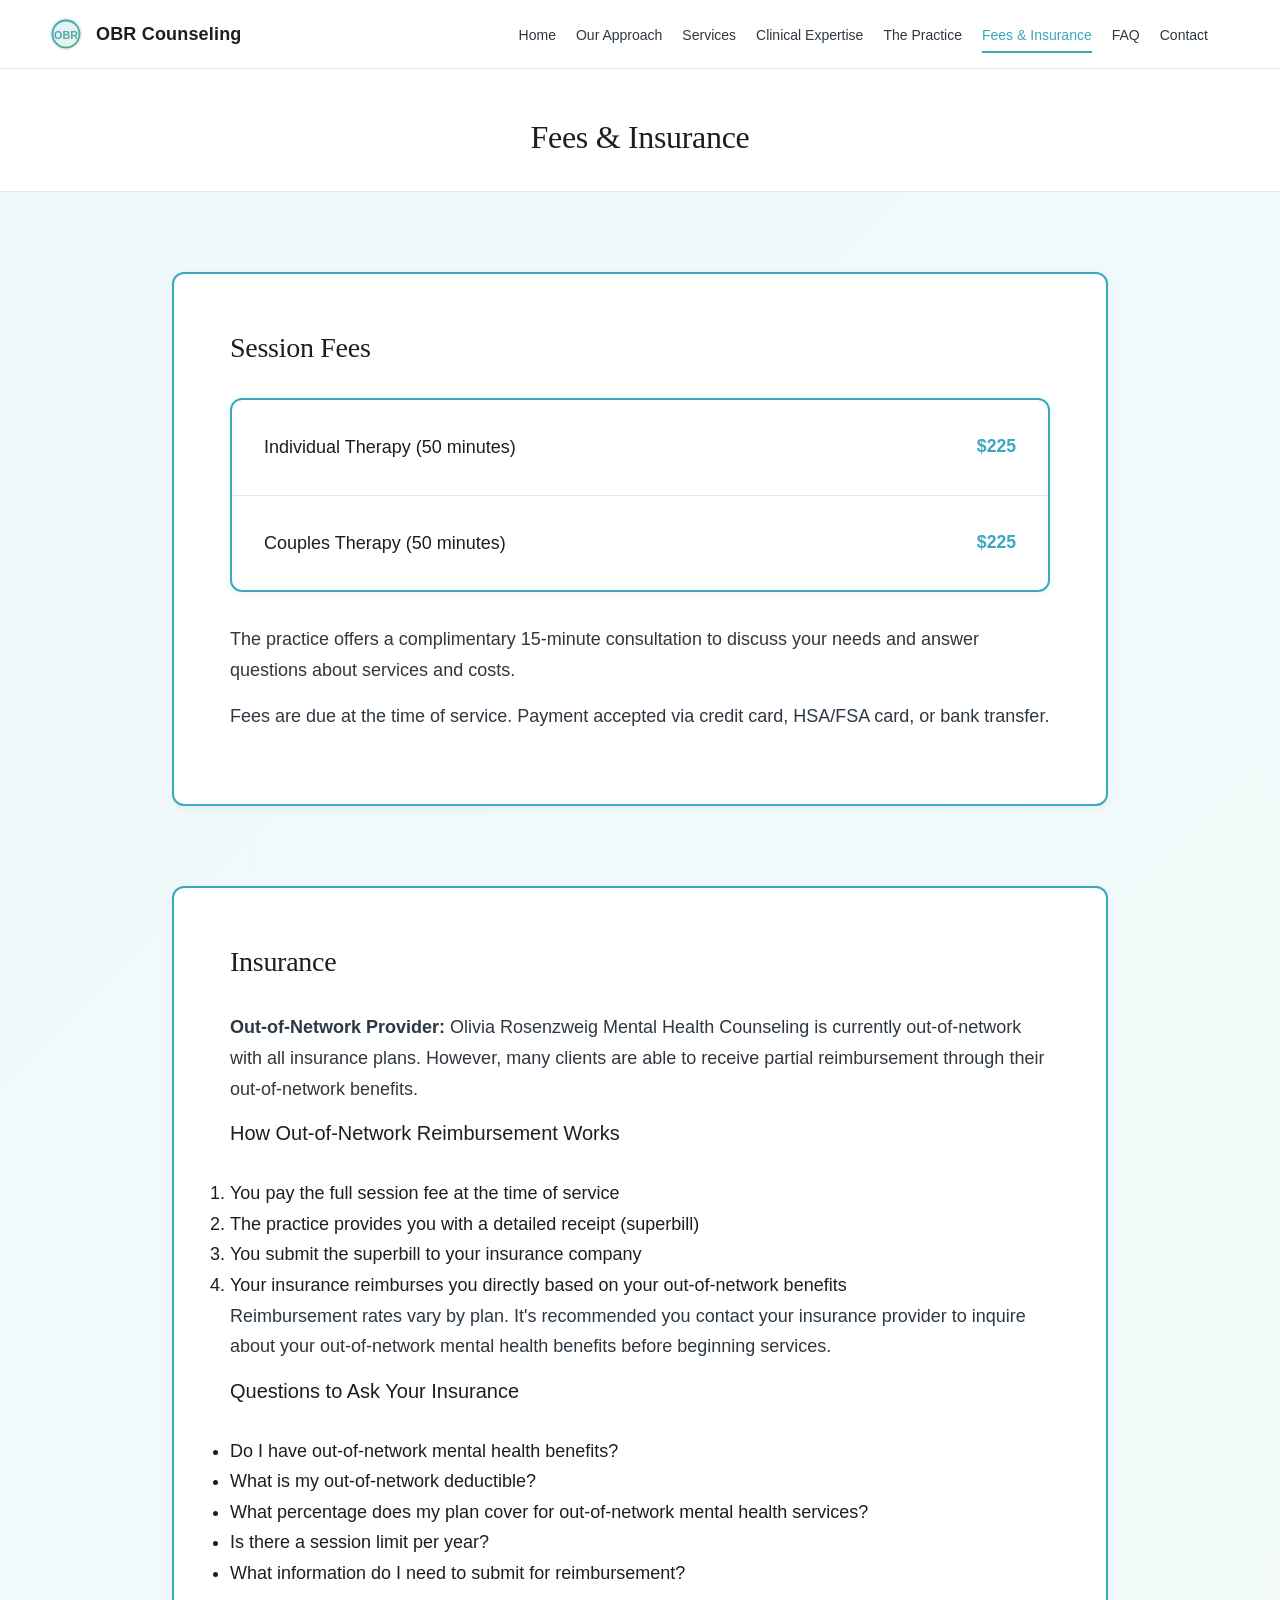
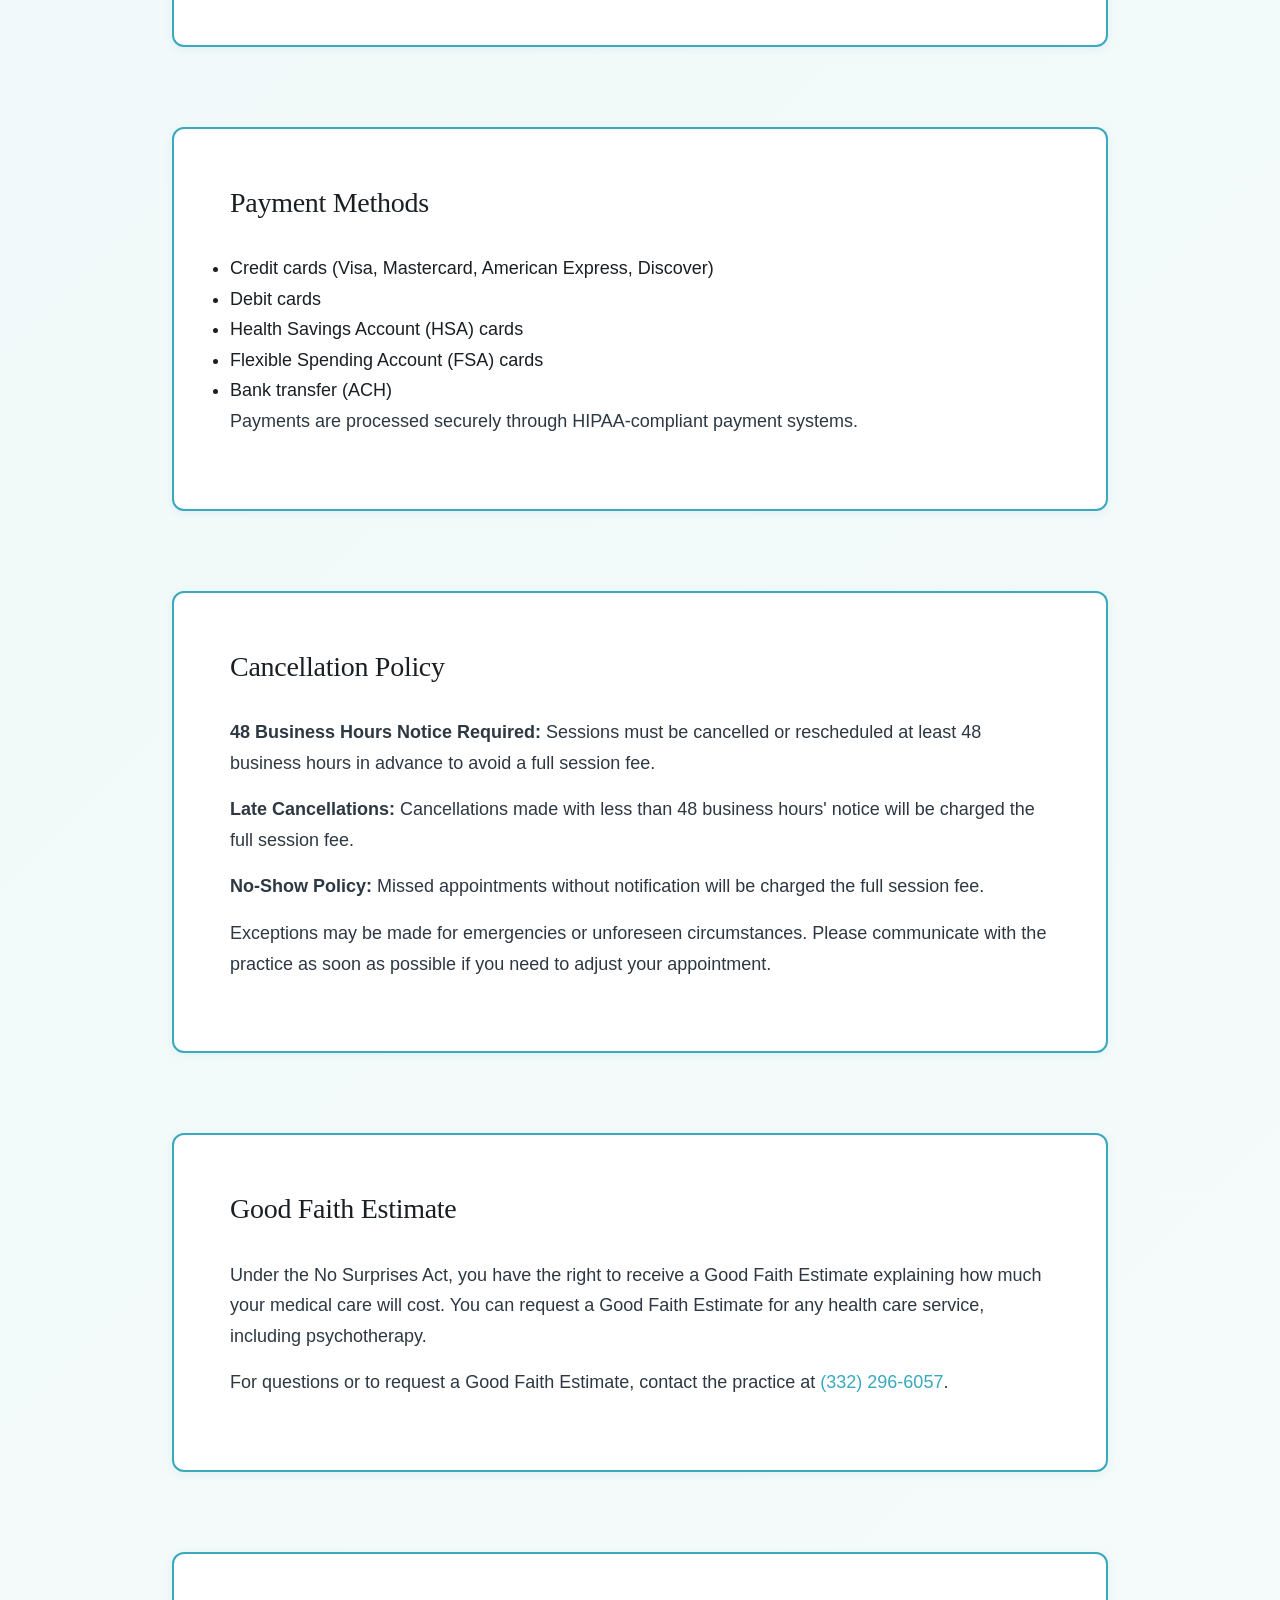
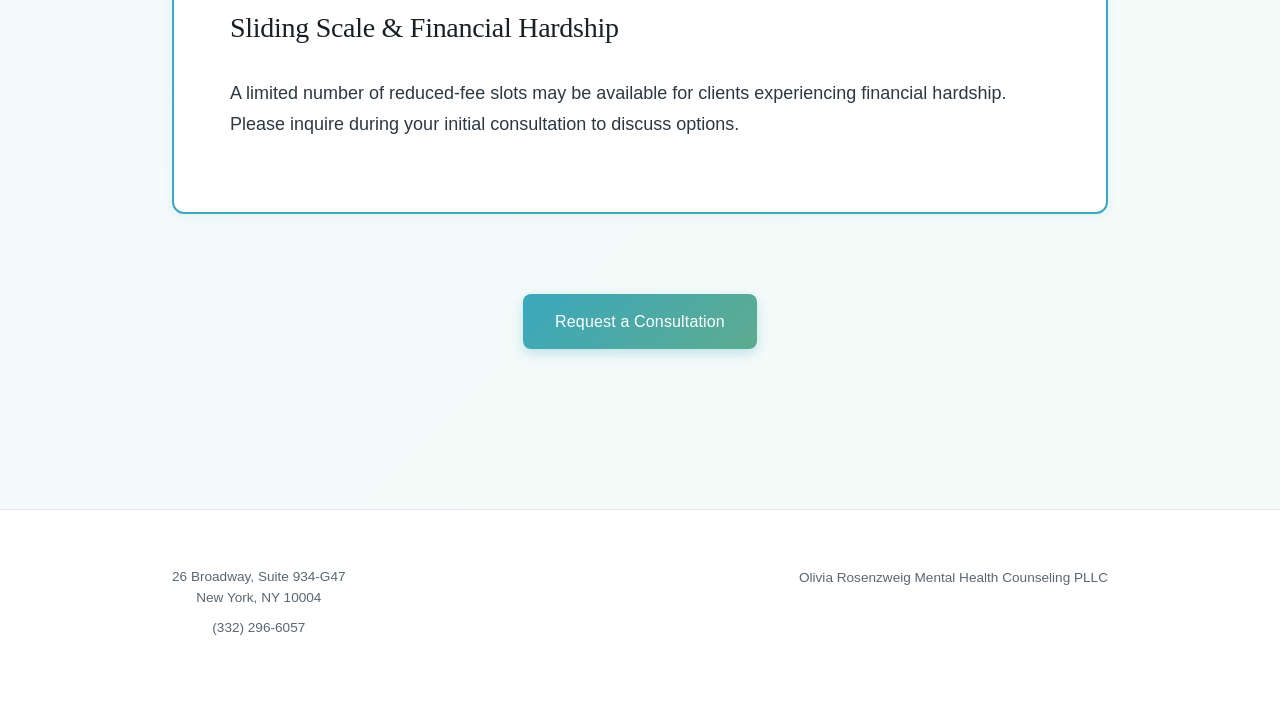
<file: fees.html>
<!DOCTYPE html>
<html lang="en">
<head>
    <meta charset="UTF-8">
    <meta name="viewport" content="width=device-width, initial-scale=1.0">
    <title>Fees & Insurance - Olivia Rosenzweig Mental Health Counseling NYC</title>
    <meta name="description" content="Transparent fee information, insurance acceptance, and payment options for Olivia Rosenzweig Mental Health Counseling services in New York. Good faith estimates available.">
    <link rel="canonical" href="https://www.oliviarosenzweigtherapy.com/fees.html">
    <link rel="preconnect" href="https://fonts.googleapis.com">
    <link rel="preconnect" href="https://fonts.gstatic.com" crossorigin>
    <link href="https://fonts.googleapis.com/css2?family=Inter:wght@400;500;600&display=swap" rel="stylesheet">
    <link rel="stylesheet" href="css/style.css">
</head>
<body>
    <header>
        <nav>
            <div class="nav-container">
                <a href="index.html" class="logo-container">
                    <div class="obr-logo">
                        <div class="obr-icon">
                            <svg viewBox="0 0 40 40" xmlns="http://www.w3.org/2000/svg">
                                <defs>
                                    <linearGradient id="obr-gradient" x1="0%" y1="0%" x2="100%" y2="100%">
                                        <stop offset="0%" style="stop-color:#3aa8bd;stop-opacity:1" />
                                        <stop offset="100%" style="stop-color:#5dab8f;stop-opacity:1" />
                                    </linearGradient>
                                </defs>
                                <circle cx="20" cy="20" r="18" fill="url(#obr-gradient)" opacity="0.15"/>
                                <circle cx="20" cy="20" r="15" stroke="url(#obr-gradient)" stroke-width="2" fill="none"/>
                                <text x="20" y="25" text-anchor="middle" fill="url(#obr-gradient)" font-size="12" font-weight="600" font-family="Arial">OBR</text>
                            </svg>
                        </div>
                        <span class="obr-text">OBR Counseling</span>
                    </div>
                </a>
                <ul class="nav-links">
                    <li><a href="index.html">Home</a></li>
                    <li><a href="approach.html">Our Approach</a></li>
                    <li><a href="services.html">Services</a></li>
                    <li><a href="clinical-expertise.html">Clinical Expertise</a></li>
                    <li><a href="practice.html">The Practice</a></li>
                    <li><a href="fees.html" class="active">Fees & Insurance</a></li>
                    <li><a href="faq.html">FAQ</a></li>
                    <li><a href="contact.html">Contact</a></li>
                </ul>
            </div>
        </nav>
    </header>

    <main>
        <section class="page-header">
            <div class="container">
                <h1>Fees & Insurance</h1>
            </div>
        </section>

        <section class="content">
            <div class="container">
                <div class="content-block">
                    <h2>Session Fees</h2>
                    <div class="fee-table">
                        <div class="fee-row">
                            <span class="service-name">Individual Therapy (50 minutes)</span>
                            <span class="fee-amount">$225</span>
                        </div>
                        <div class="fee-row">
                            <span class="service-name">Couples Therapy (50 minutes)</span>
                            <span class="fee-amount">$225</span>
                        </div>
                    </div>
                    <p>The practice offers a complimentary 15-minute consultation to discuss your needs and answer questions about services and costs.</p>
                    <p>Fees are due at the time of service. Payment accepted via credit card, HSA/FSA card, or bank transfer.</p>
                </div>

                <div class="content-block">
                    <h2>Insurance</h2>
                    <p><strong>Out-of-Network Provider:</strong> Olivia Rosenzweig Mental Health Counseling is currently out-of-network with all insurance plans. However, many clients are able to receive partial reimbursement through their out-of-network benefits.</p>
                    
                    <h3>How Out-of-Network Reimbursement Works</h3>
                    <ol>
                        <li>You pay the full session fee at the time of service</li>
                        <li>The practice provides you with a detailed receipt (superbill)</li>
                        <li>You submit the superbill to your insurance company</li>
                        <li>Your insurance reimburses you directly based on your out-of-network benefits</li>
                    </ol>
                    
                    <p>Reimbursement rates vary by plan. It's recommended you contact your insurance provider to inquire about your out-of-network mental health benefits before beginning services.</p>
                    
                    <h3>Questions to Ask Your Insurance</h3>
                    <ul>
                        <li>Do I have out-of-network mental health benefits?</li>
                        <li>What is my out-of-network deductible?</li>
                        <li>What percentage does my plan cover for out-of-network mental health services?</li>
                        <li>Is there a session limit per year?</li>
                        <li>What information do I need to submit for reimbursement?</li>
                    </ul>
                </div>

                <div class="content-block">
                    <h2>Payment Methods</h2>
                    <ul>
                        <li>Credit cards (Visa, Mastercard, American Express, Discover)</li>
                        <li>Debit cards</li>
                        <li>Health Savings Account (HSA) cards</li>
                        <li>Flexible Spending Account (FSA) cards</li>
                        <li>Bank transfer (ACH)</li>
                    </ul>
                    <p>Payments are processed securely through HIPAA-compliant payment systems.</p>
                </div>

                <div class="content-block">
                    <h2>Cancellation Policy</h2>
                    <p><strong>48 Business Hours Notice Required:</strong> Sessions must be cancelled or rescheduled at least 48 business hours in advance to avoid a full session fee.</p>
                    <p><strong>Late Cancellations:</strong> Cancellations made with less than 48 business hours' notice will be charged the full session fee.</p>
                    <p><strong>No-Show Policy:</strong> Missed appointments without notification will be charged the full session fee.</p>
                    <p>Exceptions may be made for emergencies or unforeseen circumstances. Please communicate with the practice as soon as possible if you need to adjust your appointment.</p>
                </div>

                <div class="content-block">
                    <h2>Good Faith Estimate</h2>
                    <p>Under the No Surprises Act, you have the right to receive a Good Faith Estimate explaining how much your medical care will cost. You can request a Good Faith Estimate for any health care service, including psychotherapy.</p>
                    <p>For questions or to request a Good Faith Estimate, contact the practice at <a href="tel:+13322966057">(332) 296-6057</a>.</p>
                </div>

                <div class="content-block">
                    <h2>Sliding Scale & Financial Hardship</h2>
                    <p>A limited number of reduced-fee slots may be available for clients experiencing financial hardship. Please inquire during your initial consultation to discuss options.</p>
                </div>

                <div class="cta">
                    <a href="contact.html" class="btn-primary">Request a Consultation</a>
                </div>
            </div>
        </section>
    </main>

    <footer>
        <div class="container">
            <div class="footer-content">
                <div class="footer-contact">
                    <p class="footer-address">
                        26 Broadway, Suite 934-G47<br>
                        New York, NY 10004
                    </p>
                    <p class="footer-phone">(332) 296-6057</p>
                </div>
                <div class="footer-legal">
                    <p>Olivia Rosenzweig Mental Health Counseling PLLC</p>
                </div>
            </div>
        </div>
    </footer>
</body>
</html>
</file>
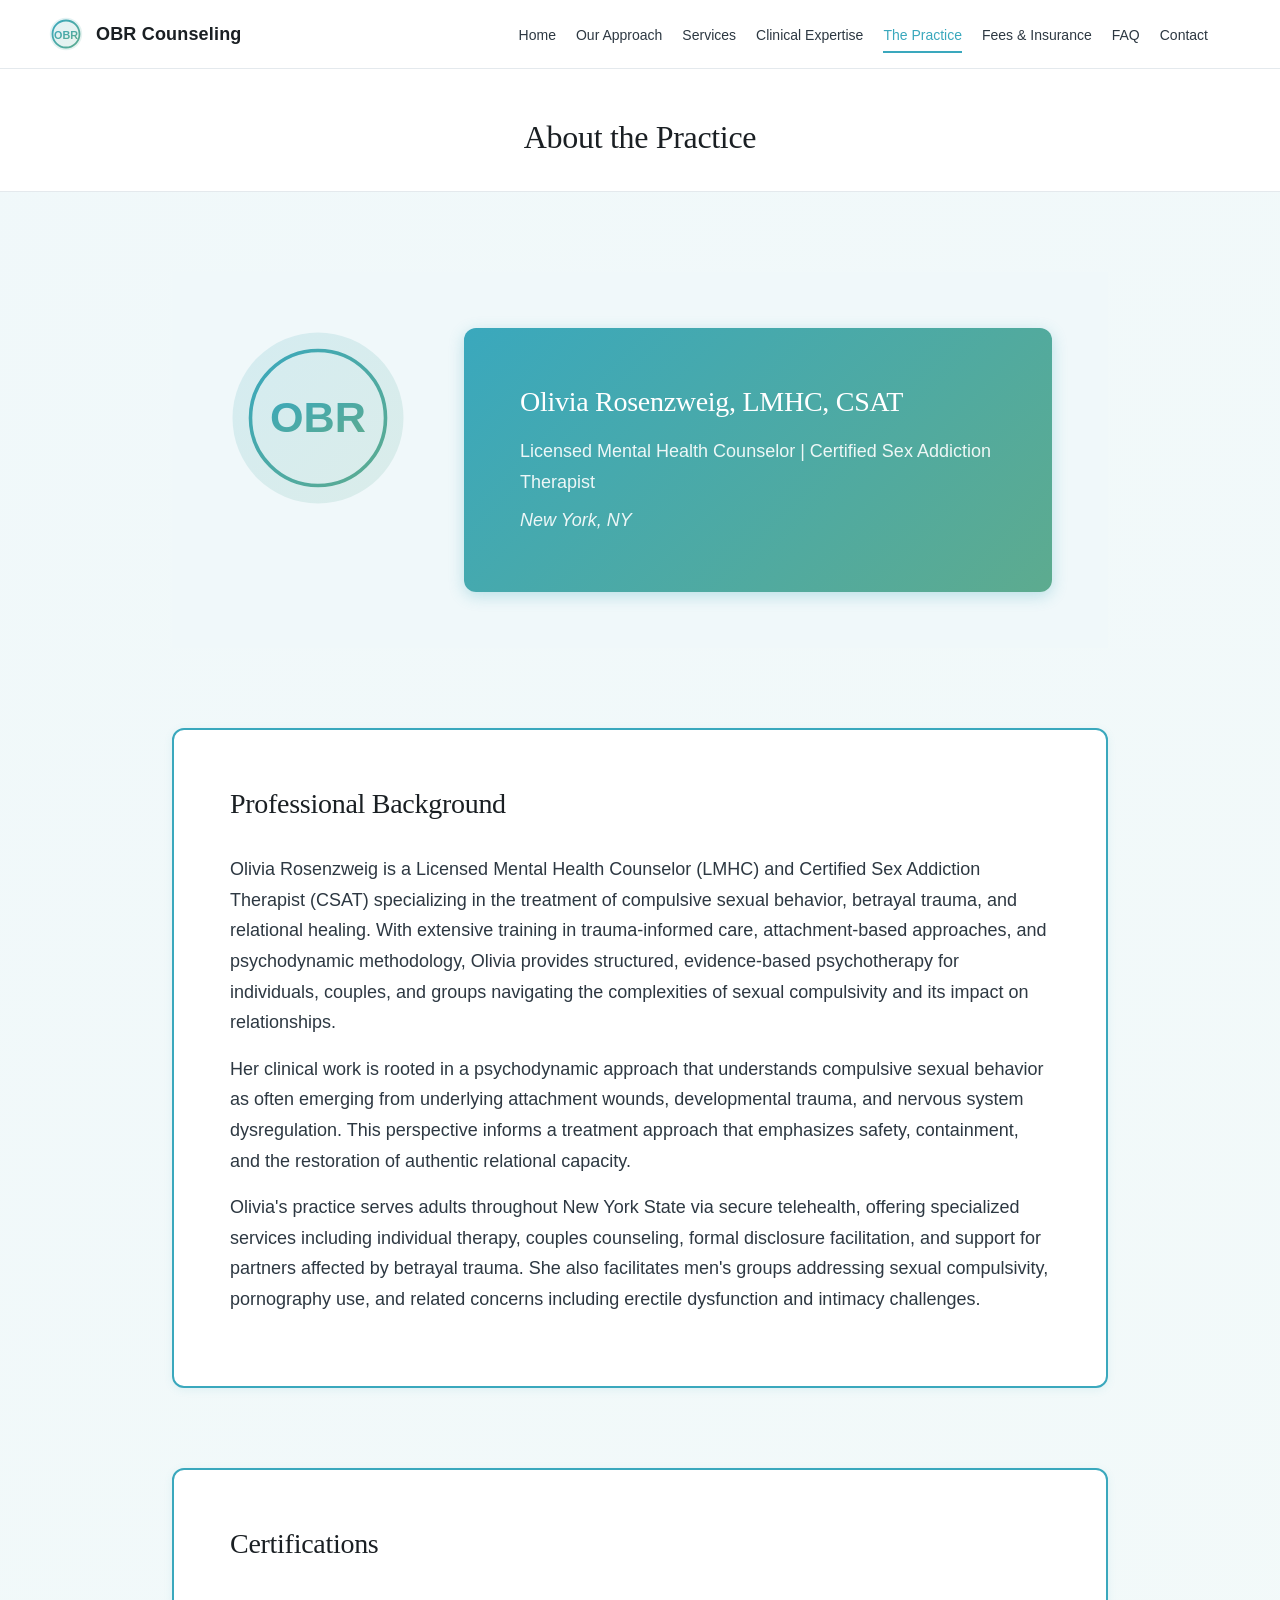
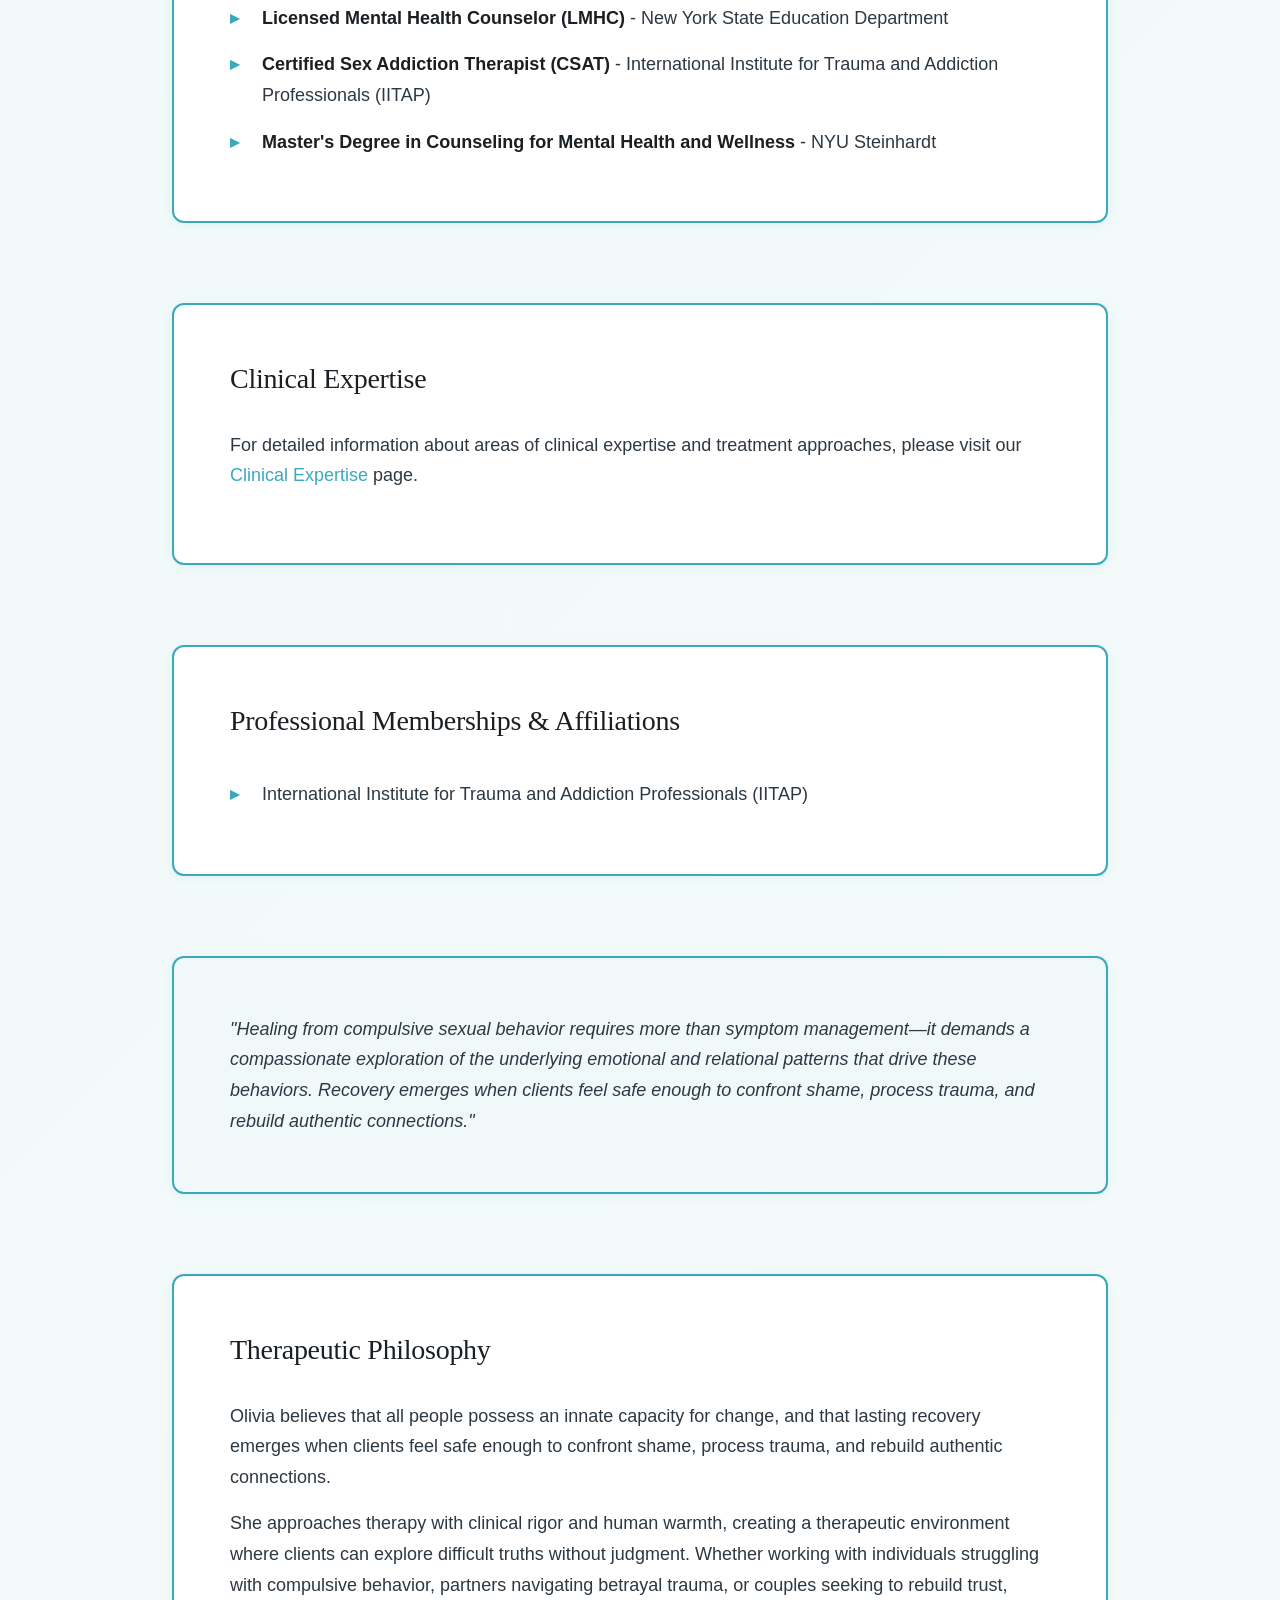
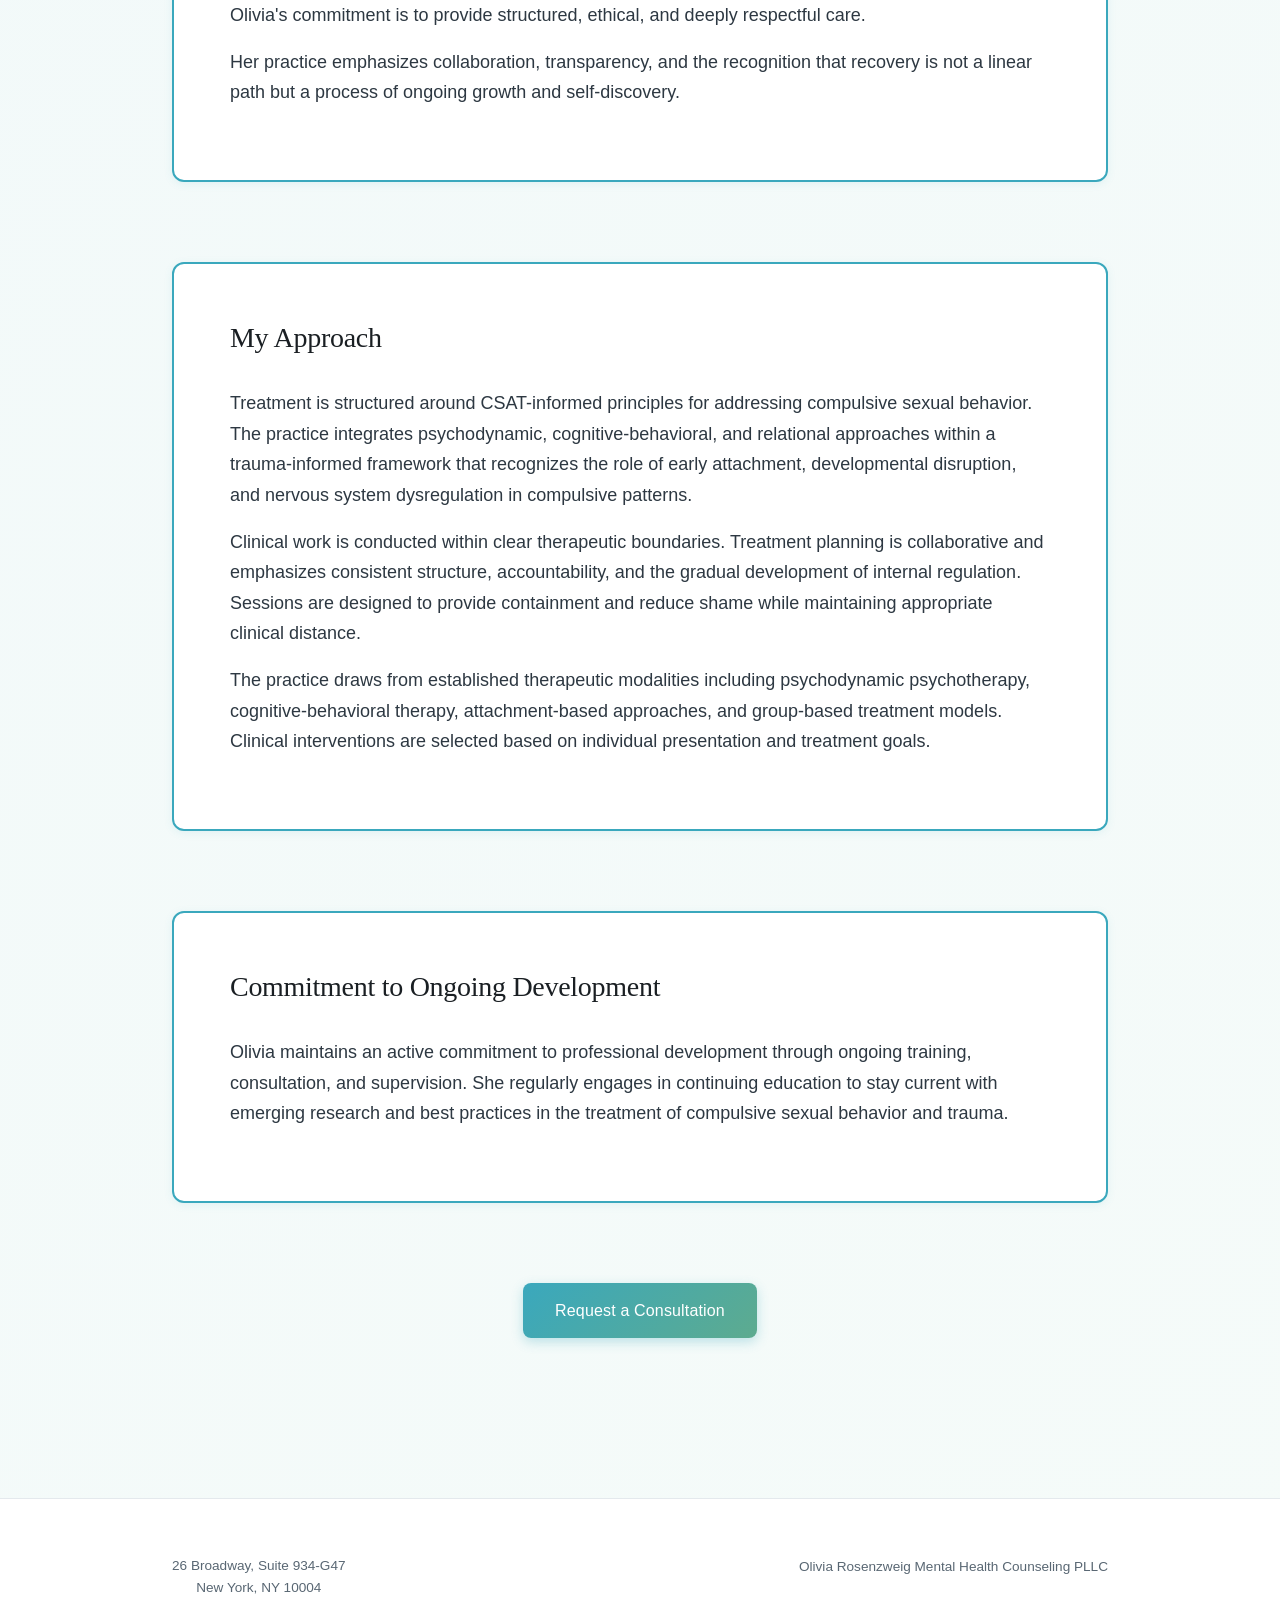
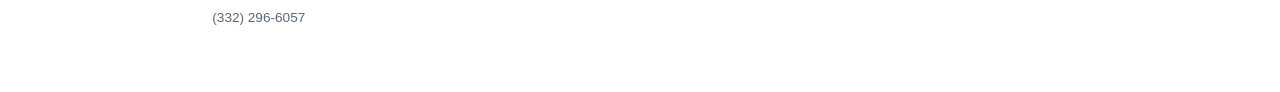
<file: practice.html>
<!DOCTYPE html>
<html lang="en">
<head>
    <meta charset="UTF-8">
    <meta name="viewport" content="width=device-width, initial-scale=1.0">
    <title>About Olivia Rosenzweig, LMHC, CSAT - NYC Therapist | Olivia Rosenzweig Mental Health Counseling</title>
    <meta name="description" content="Meet Olivia Rosenzweig, Licensed Mental Health Counselor and Certified Sex Addiction Therapist specializing in compulsive sexual behavior and trauma treatment.">
    <link rel="canonical" href="https://www.oliviarosenzweigtherapy.com/practice.html">
    <link rel="preconnect" href="https://fonts.googleapis.com">
    <link rel="preconnect" href="https://fonts.gstatic.com" crossorigin>
    <link href="https://fonts.googleapis.com/css2?family=Inter:wght@400;500;600&display=swap" rel="stylesheet">
    <link rel="stylesheet" href="css/style.css">
</head>
<body>
    <header>
        <nav>
            <div class="nav-container">
                <a href="index.html" class="logo-container">
                    <div class="obr-logo">
                        <div class="obr-icon">
                            <svg viewBox="0 0 40 40" xmlns="http://www.w3.org/2000/svg">
                                <defs>
                                    <linearGradient id="obr-gradient" x1="0%" y1="0%" x2="100%" y2="100%">
                                        <stop offset="0%" style="stop-color:#3aa8bd;stop-opacity:1" />
                                        <stop offset="100%" style="stop-color:#5dab8f;stop-opacity:1" />
                                    </linearGradient>
                                </defs>
                                <circle cx="20" cy="20" r="18" fill="url(#obr-gradient)" opacity="0.15"/>
                                <circle cx="20" cy="20" r="15" stroke="url(#obr-gradient)" stroke-width="2" fill="none"/>
                                <text x="20" y="25" text-anchor="middle" fill="url(#obr-gradient)" font-size="12" font-weight="600" font-family="Arial">OBR</text>
                            </svg>
                        </div>
                        <span class="obr-text">OBR Counseling</span>
                    </div>
                </a>
                <ul class="nav-links">
                    <li><a href="index.html">Home</a></li>
                    <li><a href="approach.html">Our Approach</a></li>
                    <li><a href="services.html">Services</a></li>
                    <li><a href="clinical-expertise.html">Clinical Expertise</a></li>
                    <li><a href="practice.html" class="active">The Practice</a></li>
                    <li><a href="fees.html">Fees & Insurance</a></li>
                    <li><a href="faq.html">FAQ</a></li>
                    <li><a href="contact.html">Contact</a></li>
                </ul>
            </div>
        </nav>
    </header>

    <main>
        <section class="page-header">
            <div class="container">
                <h1>About the Practice</h1>
            </div>
        </section>

        <section class="content">
            <div class="container">
                <div class="bio-header">
                    <div class="bio-image-placeholder">
                        <svg viewBox="0 0 200 200" class="obr-circle">
                            <defs>
                                <linearGradient id="bio-gradient" x1="0%" y1="0%" x2="100%" y2="100%">
                                    <stop offset="0%" style="stop-color:#3aa8bd;stop-opacity:1" />
                                    <stop offset="100%" style="stop-color:#5dab8f;stop-opacity:1" />
                                </linearGradient>
                            </defs>
                            <circle cx="100" cy="100" r="95" fill="url(#bio-gradient)" opacity="0.15"/>
                            <circle cx="100" cy="100" r="75" stroke="url(#bio-gradient)" stroke-width="4" fill="none"/>
                            <text x="100" y="115" text-anchor="middle" fill="url(#bio-gradient)" font-size="48" font-weight="600" font-family="Arial">OBR</text>
                        </svg>
                    </div>
                    <div class="bio-intro">
                        <div class="bio-text-box">
                            <h2>Olivia Rosenzweig, LMHC, CSAT</h2>
                            <p class="credentials">Licensed Mental Health Counselor | Certified Sex Addiction Therapist</p>
                            <p class="location">New York, NY</p>
                        </div>
                    </div>
                </div>

                <div class="content-block">
                    <h2>Professional Background</h2>
                    <p>Olivia Rosenzweig is a Licensed Mental Health Counselor (LMHC) and Certified Sex Addiction Therapist (CSAT) specializing in the treatment of compulsive sexual behavior, betrayal trauma, and relational healing. With extensive training in trauma-informed care, attachment-based approaches, and psychodynamic methodology, Olivia provides structured, evidence-based psychotherapy for individuals, couples, and groups navigating the complexities of sexual compulsivity and its impact on relationships.</p>
                    
                    <p>Her clinical work is rooted in a psychodynamic approach that understands compulsive sexual behavior as often emerging from underlying attachment wounds, developmental trauma, and nervous system dysregulation. This perspective informs a treatment approach that emphasizes safety, containment, and the restoration of authentic relational capacity.</p>
                    
                    <p>Olivia's practice serves adults throughout New York State via secure telehealth, offering specialized services including individual therapy, couples counseling, formal disclosure facilitation, and support for partners affected by betrayal trauma. She also facilitates men's groups addressing sexual compulsivity, pornography use, and related concerns including erectile dysfunction and intimacy challenges.</p>
                </div>

                <div class="content-block">
                    <h2>Certifications</h2>
                    <ul class="credentials-list">
                        <li><strong>Licensed Mental Health Counselor (LMHC)</strong> - New York State Education Department</li>
                        <li><strong>Certified Sex Addiction Therapist (CSAT)</strong> - International Institute for Trauma and Addiction Professionals (IITAP)</li>
                        <li><strong>Master's Degree in Counseling for Mental Health and Wellness</strong> - NYU Steinhardt</li>
                    </ul>
                </div>
                
                <div class="content-block">
                    <h2>Clinical Expertise</h2>
                    <p>For detailed information about areas of clinical expertise and treatment approaches, please visit our <a href="clinical-expertise.html">Clinical Expertise</a> page.</p>
                </div>

                <div class="content-block">
                    <h2>Professional Memberships & Affiliations</h2>
                    <ul class="affiliations-list">
                        <li>International Institute for Trauma and Addiction Professionals (IITAP)</li>
                    </ul>
                </div>

                <div class="content-block quote-block">
                    <blockquote class="therapist-quote">
                        <p>"Healing from compulsive sexual behavior requires more than symptom management—it demands a compassionate exploration of the underlying emotional and relational patterns that drive these behaviors. Recovery emerges when clients feel safe enough to confront shame, process trauma, and rebuild authentic connections."</p>
                    </blockquote>
                </div>

                <div class="content-block">
                    <h2>Therapeutic Philosophy</h2>
                    <p>Olivia believes that all people possess an innate capacity for change, and that lasting recovery emerges when clients feel safe enough to confront shame, process trauma, and rebuild authentic connections.</p>
                    
                    <p>She approaches therapy with clinical rigor and human warmth, creating a therapeutic environment where clients can explore difficult truths without judgment. Whether working with individuals struggling with compulsive behavior, partners navigating betrayal trauma, or couples seeking to rebuild trust, Olivia's commitment is to provide structured, ethical, and deeply respectful care.</p>
                    
                    <p>Her practice emphasizes collaboration, transparency, and the recognition that recovery is not a linear path but a process of ongoing growth and self-discovery.</p>
                </div>

                <div class="content-block">
                    <h2>My Approach</h2>
                    <p>Treatment is structured around CSAT-informed principles for addressing compulsive sexual behavior. The practice integrates psychodynamic, cognitive-behavioral, and relational approaches within a trauma-informed framework that recognizes the role of early attachment, developmental disruption, and nervous system dysregulation in compulsive patterns.</p>
                    
                    <p>Clinical work is conducted within clear therapeutic boundaries. Treatment planning is collaborative and emphasizes consistent structure, accountability, and the gradual development of internal regulation. Sessions are designed to provide containment and reduce shame while maintaining appropriate clinical distance.</p>
                    
                    <p>The practice draws from established therapeutic modalities including psychodynamic psychotherapy, cognitive-behavioral therapy, attachment-based approaches, and group-based treatment models. Clinical interventions are selected based on individual presentation and treatment goals.</p>
                </div>

                <div class="content-block">
                    <h2>Commitment to Ongoing Development</h2>
                    <p>Olivia maintains an active commitment to professional development through ongoing training, consultation, and supervision. She regularly engages in continuing education to stay current with emerging research and best practices in the treatment of compulsive sexual behavior and trauma.</p>
                </div>

                <div class="cta">
                    <a href="contact.html" class="btn-primary">Request a Consultation</a>
                </div>
            </div>
        </section>
    </main>

    <footer>
        <div class="container">
            <div class="footer-content">
                <div class="footer-contact">
                    <p class="footer-address">
                        26 Broadway, Suite 934-G47<br>
                        New York, NY 10004
                    </p>
                    <p class="footer-phone">(332) 296-6057</p>
                </div>
                <div class="footer-legal">
                    <p>Olivia Rosenzweig Mental Health Counseling PLLC</p>
                </div>
            </div>
        </div>
    </footer>
</body>
</html>
</file>
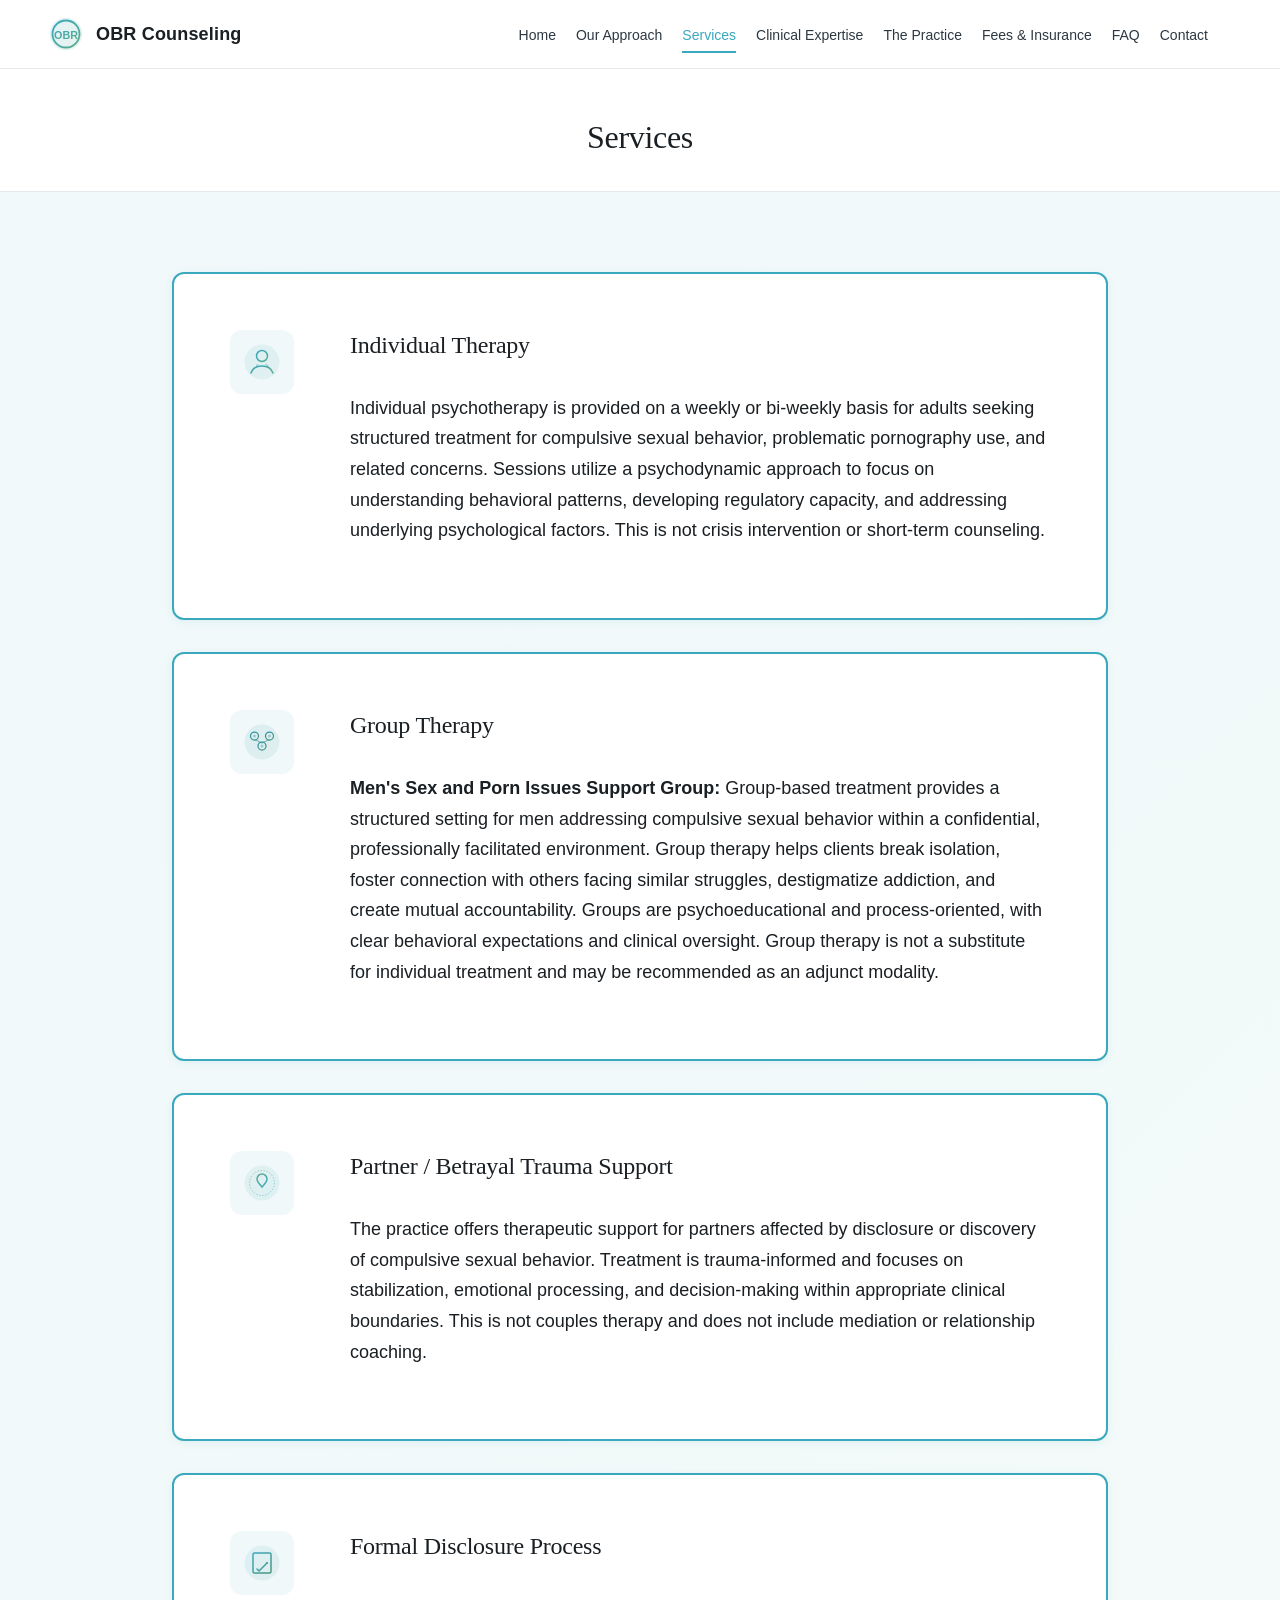
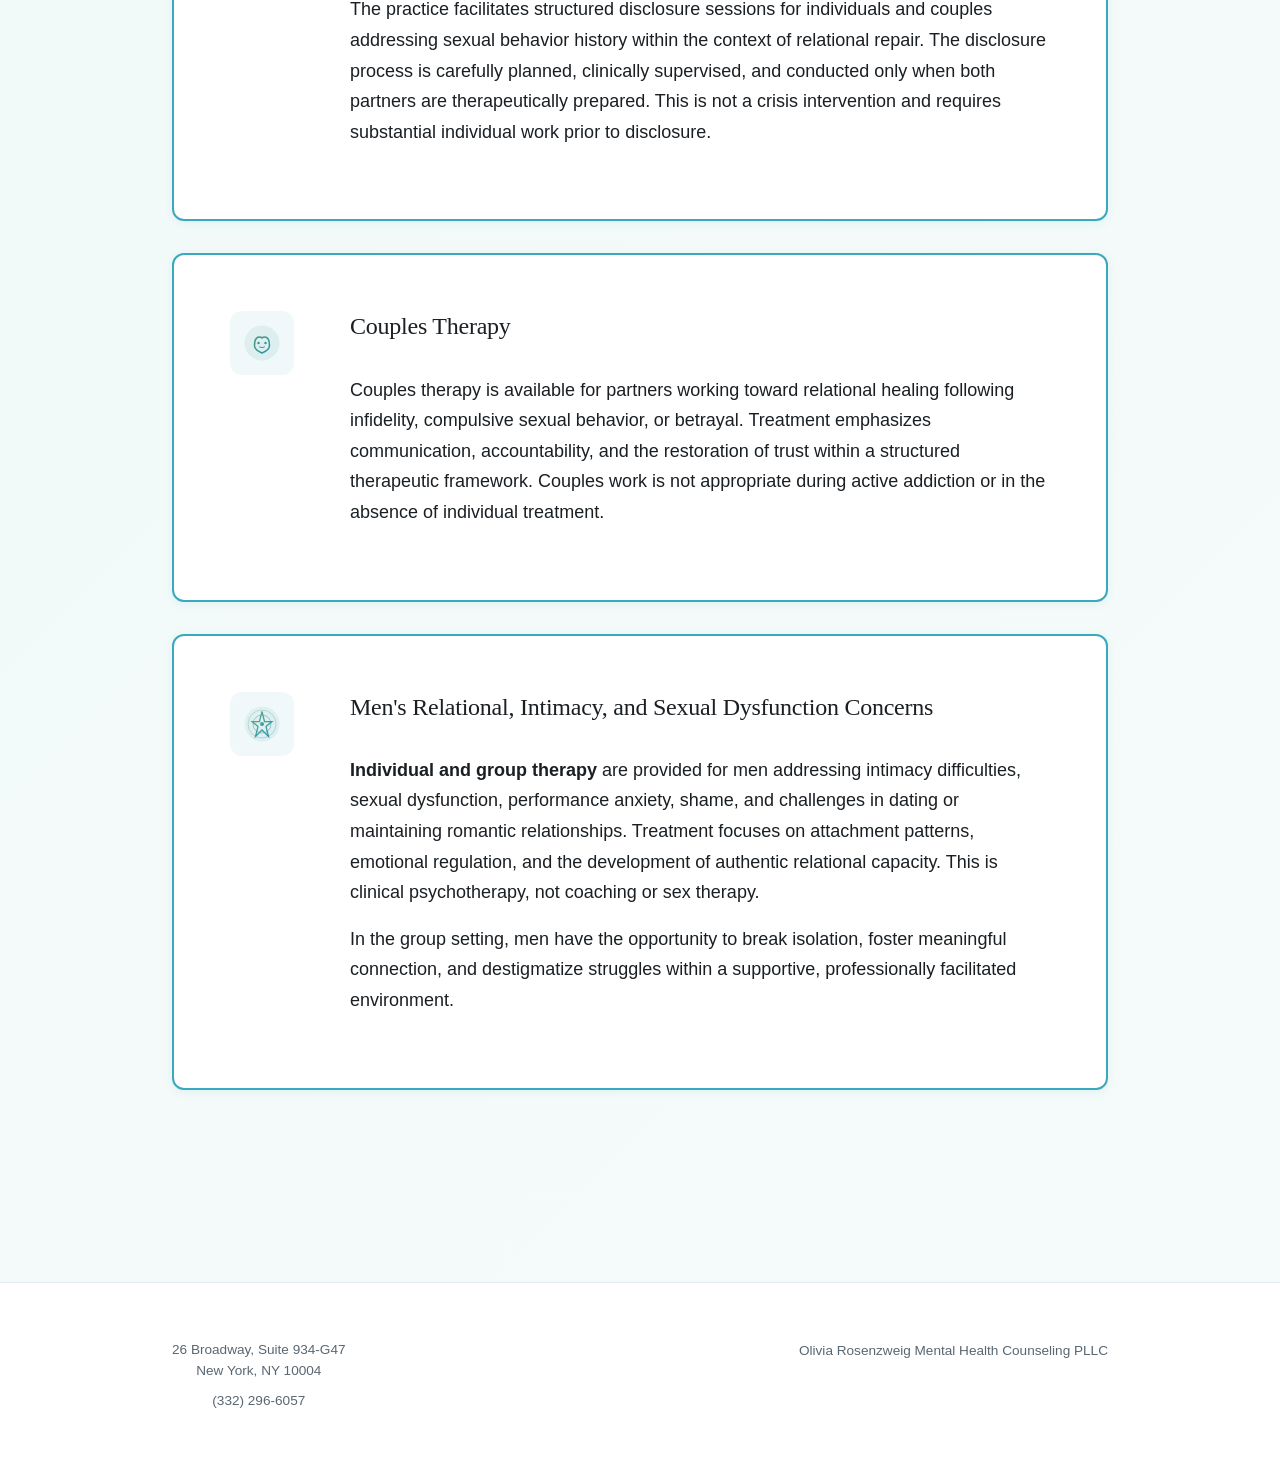
<file: services.html>
<!DOCTYPE html>
<html lang="en">
<head>
    <meta charset="UTF-8">
    <meta name="viewport" content="width=device-width, initial-scale=1.0">
    <title>Therapy Services - Individual, Couples, Group & Disclosure | Olivia Rosenzweig Mental Health Counseling NYC</title>
    <meta name="description" content="Specialized therapy services: individual counseling, couples therapy, formal disclosure process, group therapy, and men's intimacy counseling in New York.">
    <link rel="canonical" href="https://www.oliviarosenzweigtherapy.com/services.html">
    <link rel="preconnect" href="https://fonts.googleapis.com">
    <link rel="preconnect" href="https://fonts.gstatic.com" crossorigin>
    <link href="https://fonts.googleapis.com/css2?family=Inter:wght@400;500;600&display=swap" rel="stylesheet">
    <link rel="stylesheet" href="css/style.css">
</head>
<body>
    <header>
        <nav>
            <div class="nav-container">
                <a href="index.html" class="logo-container">
                    <div class="obr-logo">
                        <div class="obr-icon">
                            <svg viewBox="0 0 40 40" xmlns="http://www.w3.org/2000/svg">
                                <defs>
                                    <linearGradient id="obr-gradient" x1="0%" y1="0%" x2="100%" y2="100%">
                                        <stop offset="0%" style="stop-color:#3aa8bd;stop-opacity:1" />
                                        <stop offset="100%" style="stop-color:#5dab8f;stop-opacity:1" />
                                    </linearGradient>
                                </defs>
                                <circle cx="20" cy="20" r="18" fill="url(#obr-gradient)" opacity="0.15"/>
                                <circle cx="20" cy="20" r="15" stroke="url(#obr-gradient)" stroke-width="2" fill="none"/>
                                <text x="20" y="25" text-anchor="middle" fill="url(#obr-gradient)" font-size="12" font-weight="600" font-family="Arial">OBR</text>
                            </svg>
                        </div>
                        <span class="obr-text">OBR Counseling</span>
                    </div>
                </a>
                <ul class="nav-links">
                    <li><a href="index.html">Home</a></li>
                    <li><a href="approach.html">Our Approach</a></li>
                    <li><a href="services.html" class="active">Services</a></li>
                    <li><a href="clinical-expertise.html">Clinical Expertise</a></li>
                    <li><a href="practice.html">The Practice</a></li>
                    <li><a href="fees.html">Fees & Insurance</a></li>
                    <li><a href="faq.html">FAQ</a></li>
                    <li><a href="contact.html">Contact</a></li>
                </ul>
            </div>
        </nav>
    </header>

    <main>
        <section class="page-header">
            <div class="container">
                <h1>Services</h1>
            </div>
        </section>

        <section class="content">
            <div class="container">
                <div class="service-block">
                    <div class="service-icon-wrapper">
                        <svg class="service-icon" viewBox="0 0 80 80" fill="none" xmlns="http://www.w3.org/2000/svg">
                            <defs>
                                <linearGradient id="grad-individual" x1="0%" y1="0%" x2="100%" y2="100%">
                                    <stop offset="0%" style="stop-color:#3aa8bd;stop-opacity:1" />
                                    <stop offset="100%" style="stop-color:#5dab8f;stop-opacity:1" />
                                </linearGradient>
                            </defs>
                            <circle cx="40" cy="40" r="35" fill="url(#grad-individual)" opacity="0.1"/>
                            <circle cx="40" cy="28" r="11" stroke="url(#grad-individual)" stroke-width="3" fill="none"/>
                            <path d="M18 62 Q23 48 40 48 Q57 48 62 62" stroke="url(#grad-individual)" stroke-width="3" stroke-linecap="round" fill="none"/>
                            <path d="M28 50 Q28 45 32 45" stroke="url(#grad-individual)" stroke-width="2" stroke-linecap="round" fill="none" opacity="0.6"/>
                            <path d="M52 50 Q52 45 48 45" stroke="url(#grad-individual)" stroke-width="2" stroke-linecap="round" fill="none" opacity="0.6"/>
                        </svg>
                    </div>
                    <div class="service-content">
                        <h2>Individual Therapy</h2>
                        <p>Individual psychotherapy is provided on a weekly or bi-weekly basis for adults seeking structured treatment for compulsive sexual behavior, problematic pornography use, and related concerns. Sessions utilize a psychodynamic approach to focus on understanding behavioral patterns, developing regulatory capacity, and addressing underlying psychological factors. This is not crisis intervention or short-term counseling.</p>
                    </div>
                </div>

                <div class="service-block">
                    <div class="service-icon-wrapper">
                        <svg class="service-icon" viewBox="0 0 80 80" fill="none" xmlns="http://www.w3.org/2000/svg">
                            <defs>
                                <linearGradient id="grad-group" x1="0%" y1="0%" x2="100%" y2="100%">
                                    <stop offset="0%" style="stop-color:#2a95a8;stop-opacity:1" />
                                    <stop offset="100%" style="stop-color:#4a9680;stop-opacity:1" />
                                </linearGradient>
                            </defs>
                            <circle cx="40" cy="40" r="35" fill="url(#grad-group)" opacity="0.1"/>
                            <circle cx="25" cy="28" r="8" stroke="url(#grad-group)" stroke-width="2.5"/>
                            <circle cx="55" cy="28" r="8" stroke="url(#grad-group)" stroke-width="2.5"/>
                            <circle cx="40" cy="48" r="8" stroke="url(#grad-group)" stroke-width="2.5"/>
                            <path d="M25 35 L40 42 M55 35 L40 42" stroke="url(#grad-group)" stroke-width="2.5" opacity="0.6"/>
                            <circle cx="25" cy="28" r="3" fill="url(#grad-group)" opacity="0.4"/>
                            <circle cx="55" cy="28" r="3" fill="url(#grad-group)" opacity="0.4"/>
                            <circle cx="40" cy="48" r="3" fill="url(#grad-group)" opacity="0.4"/>
                        </svg>
                    </div>
                    <div class="service-content">
                        <h2>Group Therapy</h2>
                        <p><strong>Men's Sex and Porn Issues Support Group:</strong> Group-based treatment provides a structured setting for men addressing compulsive sexual behavior within a confidential, professionally facilitated environment. Group therapy helps clients break isolation, foster connection with others facing similar struggles, destigmatize addiction, and create mutual accountability. Groups are psychoeducational and process-oriented, with clear behavioral expectations and clinical oversight. Group therapy is not a substitute for individual treatment and may be recommended as an adjunct modality.</p>
                    </div>
                </div>

                <div class="service-block">
                    <div class="service-icon-wrapper">
                        <svg class="service-icon" viewBox="0 0 80 80" fill="none" xmlns="http://www.w3.org/2000/svg">
                            <defs>
                                <linearGradient id="grad-betrayal" x1="0%" y1="0%" x2="100%" y2="100%">
                                    <stop offset="0%" style="stop-color:#5dab8f;stop-opacity:1" />
                                    <stop offset="100%" style="stop-color:#3aa8bd;stop-opacity:1" />
                                </linearGradient>
                            </defs>
                            <circle cx="40" cy="40" r="35" fill="url(#grad-betrayal)" opacity="0.1"/>
                            <path d="M40 22 C45 22 50 26 50 32 C50 38 45 42 40 48 C35 42 30 38 30 32 C30 26 35 22 40 22 Z" stroke="url(#grad-betrayal)" stroke-width="3" fill="none"/>
                            <circle cx="40" cy="40" r="25" stroke="url(#grad-betrayal)" stroke-width="2" stroke-dasharray="3 3" opacity="0.5"/>
                            <path d="M40 32 L40 36 M40 40 L40 41" stroke="url(#grad-betrayal)" stroke-width="2.5" stroke-linecap="round"/>
                        </svg>
                    </div>
                    <div class="service-content">
                        <h2>Partner / Betrayal Trauma Support</h2>
                        <p>The practice offers therapeutic support for partners affected by disclosure or discovery of compulsive sexual behavior. Treatment is trauma-informed and focuses on stabilization, emotional processing, and decision-making within appropriate clinical boundaries. This is not couples therapy and does not include mediation or relationship coaching.</p>
                    </div>
                </div>

                <div class="service-block">
                    <div class="service-icon-wrapper">
                        <svg class="service-icon" viewBox="0 0 80 80" fill="none" xmlns="http://www.w3.org/2000/svg">
                            <defs>
                                <linearGradient id="grad-disclosure" x1="0%" y1="0%" x2="100%" y2="100%">
                                    <stop offset="0%" style="stop-color:#3aa8bd;stop-opacity:1" />
                                    <stop offset="100%" style="stop-color:#4a9680;stop-opacity:1" />
                                </linearGradient>
                            </defs>
                            <circle cx="40" cy="40" r="35" fill="url(#grad-disclosure)" opacity="0.1"/>
                            <rect x="22" y="20" width="36" height="40" rx="3" stroke="url(#grad-disclosure)" stroke-width="3" fill="none"/>
                            <line x1="28" y1="30" x2="52" y2="30" stroke="url(#grad-disclosure)" stroke-width="2.5"/>
                            <line x1="28" y1="38" x2="52" y2="38" stroke="url(#grad-disclosure)" stroke-width="2.5"/>
                            <line x1="28" y1="46" x2="46" y2="46" stroke="url(#grad-disclosure)" stroke-width="2.5"/>
                            <path d="M30 52 L34 56 L50 40" stroke="url(#grad-disclosure)" stroke-width="3" stroke-linecap="round" stroke-linejoin="round"/>
                            <circle cx="50" cy="40" r="2" fill="url(#grad-disclosure)"/>
                        </svg>
                    </div>
                    <div class="service-content">
                        <h2>Formal Disclosure Process</h2>
                        <p>The practice facilitates structured disclosure sessions for individuals and couples addressing sexual behavior history within the context of relational repair. The disclosure process is carefully planned, clinically supervised, and conducted only when both partners are therapeutically prepared. This is not a crisis intervention and requires substantial individual work prior to disclosure.</p>
                    </div>
                </div>

                <div class="service-block">
                    <div class="service-icon-wrapper">
                        <svg class="service-icon" viewBox="0 0 80 80" fill="none" xmlns="http://www.w3.org/2000/svg">
                            <defs>
                                <linearGradient id="grad-couples" x1="0%" y1="0%" x2="100%" y2="100%">
                                    <stop offset="0%" style="stop-color:#4a9680;stop-opacity:1" />
                                    <stop offset="100%" style="stop-color:#2a95a8;stop-opacity:1" />
                                </linearGradient>
                            </defs>
                            <circle cx="40" cy="40" r="35" fill="url(#grad-couples)" opacity="0.1"/>
                            <path d="M25 45 C25 32 30 28 35 28 C38 28 40 30 40 30 C40 30 42 28 45 28 C50 28 55 32 55 45 C55 52 50 56 40 60 C30 56 25 52 25 45 Z" stroke="url(#grad-couples)" stroke-width="3" fill="none"/>
                            <circle cx="33" cy="40" r="2.5" fill="url(#grad-couples)"/>
                            <circle cx="47" cy="40" r="2.5" fill="url(#grad-couples)"/>
                            <path d="M35 48 Q40 51 45 48" stroke="url(#grad-couples)" stroke-width="2" stroke-linecap="round" fill="none"/>
                        </svg>
                    </div>
                    <div class="service-content">
                        <h2>Couples Therapy</h2>
                        <p>Couples therapy is available for partners working toward relational healing following infidelity, compulsive sexual behavior, or betrayal. Treatment emphasizes communication, accountability, and the restoration of trust within a structured therapeutic framework. Couples work is not appropriate during active addiction or in the absence of individual treatment.</p>
                    </div>
                </div>

                <div class="service-block">
                    <div class="service-icon-wrapper">
                        <svg class="service-icon" viewBox="0 0 80 80" fill="none" xmlns="http://www.w3.org/2000/svg">
                            <defs>
                                <linearGradient id="grad-mens" x1="0%" y1="0%" x2="100%" y2="100%">
                                    <stop offset="0%" style="stop-color:#5dab8f;stop-opacity:1" />
                                    <stop offset="100%" style="stop-color:#2a95a8;stop-opacity:1" />
                                </linearGradient>
                            </defs>
                            <circle cx="40" cy="40" r="35" fill="url(#grad-mens)" opacity="0.1"/>
                            <path d="M40 15 L45 35 L60 35 L48 45 L53 65 L40 52 L27 65 L32 45 L20 35 L35 35 Z" stroke="url(#grad-mens)" stroke-width="2.5" fill="none"/>
                            <circle cx="40" cy="40" r="28" stroke="url(#grad-mens)" stroke-width="2" opacity="0.3"/>
                            <circle cx="40" cy="40" r="18" stroke="url(#grad-mens)" stroke-width="2" opacity="0.5"/>
                            <circle cx="40" cy="40" r="4" fill="url(#grad-mens)"/>
                        </svg>
                    </div>
                    <div class="service-content">
                        <h2>Men's Relational, Intimacy, and Sexual Dysfunction Concerns</h2>
                        <p><strong>Individual and group therapy</strong> are provided for men addressing intimacy difficulties, sexual dysfunction, performance anxiety, shame, and challenges in dating or maintaining romantic relationships. Treatment focuses on attachment patterns, emotional regulation, and the development of authentic relational capacity. This is clinical psychotherapy, not coaching or sex therapy.</p>
                        <p>In the group setting, men have the opportunity to break isolation, foster meaningful connection, and destigmatize struggles within a supportive, professionally facilitated environment.</p>
                    </div>
                </div>
            </div>
        </section>
    </main>

    <footer>
        <div class="container">
            <div class="footer-content">
                <div class="footer-contact">
                    <p class="footer-address">
                        26 Broadway, Suite 934-G47<br>
                        New York, NY 10004
                    </p>
                    <p class="footer-phone">(332) 296-6057</p>
                </div>
                <div class="footer-legal">
                    <p>Olivia Rosenzweig Mental Health Counseling PLLC</p>
                </div>
            </div>
        </div>
    </footer>
</body>
</html>
</file>
<file: css/style.css>
/* Reset and Base Styles */
* {
    margin: 0;
    padding: 0;
    box-sizing: border-box;
}

:root {
    --color-background: linear-gradient(135deg, #f0f8fa 0%, #f5fbf9 100%);
    --color-background-solid: #f0f8fa;
    --color-white: #ffffff;
    --color-charcoal: #1a1f23;
    --color-dark-gray: #2d3842;
    --color-medium-gray: #596773;
    --color-light-gray: #e4e9ed;
    --color-accent: #3aa8bd;
    --color-accent-hover: #2a95a8;
    --color-teal: #3aa8bd;
    --color-sage: #5dab8f;
    --color-light-teal: #f0f8fa;
    --color-gradient: linear-gradient(135deg, #3aa8bd 0%, #5dab8f 100%);
    --font-primary: -apple-system, BlinkMacSystemFont, 'Segoe UI', 'Helvetica Neue', sans-serif;
    --font-serif: 'Georgia', 'Times New Roman', serif;
    --max-width: 1000px;
    --spacing-xs: 0.5rem;
    --spacing-sm: 1rem;
    --spacing-md: 2rem;
    --spacing-lg: 3.5rem;
    --spacing-xl: 5rem;
}

body {
    font-family: var(--font-primary);
    font-size: 18px;
    line-height: 1.7;
    color: var(--color-charcoal);
    background: var(--color-background);
    -webkit-font-smoothing: antialiased;
    -moz-osx-font-smoothing: grayscale;
    font-weight: 400;
}

/* Typography */
h1, h2, h3, h4, h5, h6 {
    font-weight: 400;
    line-height: 1.3;
    color: var(--color-charcoal);
    margin-bottom: var(--spacing-md);
}

h1 {
    font-size: 2.25rem;
    font-family: var(--font-serif);
    letter-spacing: -0.01em;
}

h2 {
    font-size: 1.75rem;
    margin-top: var(--spacing-lg);
    margin-bottom: var(--spacing-md);
    font-family: var(--font-serif);
    color: var(--color-charcoal);
    font-weight: 400;
    letter-spacing: -0.01em;
}

h3 {
    font-size: 1.25rem;
    font-weight: 500;
}

p {
    margin-bottom: var(--spacing-sm);
}

a {
    color: var(--color-teal);
    text-decoration: none;
    transition: color 0.2s ease;
}

a:hover {
    color: var(--color-accent-hover);
}

/* Layout */
.container {
    max-width: var(--max-width);
    margin: 0 auto;
    padding: 0 var(--spacing-md);
}

/* Header and Navigation */
header {
    background-color: var(--color-white);
    border-bottom: 1px solid var(--color-light-gray);
    padding: 1rem 0;
    position: sticky;
    top: 0;
    z-index: 100;
}

.nav-container {
    max-width: 1200px;
    margin: 0 auto;
    padding: 0 2rem 0 0.5rem;
    display: flex;
    justify-content: space-between;
    align-items: center;
    gap: 2rem;
}

/* Logo Styles */
.logo-container {
    display: flex;
    align-items: baseline;
    gap: 0;
    text-decoration: none;
    transition: opacity 0.2s ease;
}

.logo-container:hover {
    opacity: 0.7;
}

.logo-mark {
    display: none;
}

.logo-svg {
    display: none;
}

.logo-text {
    display: flex;
    flex-direction: column;
    gap: 0;
    align-items: flex-start;
    text-align: left;
}

.logo-credentials {
    font-size: 0.625rem;
    font-weight: 400;
    color: var(--color-medium-gray);
    letter-spacing: 0.01em;
    line-height: 1;
    margin-bottom: 2px;
}

.logo-name {
    font-size: 0.9375rem;
    font-weight: 400;
    color: var(--color-charcoal);
    letter-spacing: 0.005em;
    line-height: 1.1;
    font-family: var(--font-serif);
    white-space: nowrap;
}

.logo-tagline {
    font-size: 0.5625rem;
    font-weight: 400;
    color: var(--color-medium-gray);
    letter-spacing: 0.02em;
    margin-top: 2px;
    line-height: 1;
    text-transform: uppercase;
}

/* Legacy logo class for backwards compatibility */
.logo {
    font-size: 1rem;
    font-weight: 500;
    color: var(--color-dark-gray);
    letter-spacing: 0.03em;
    text-transform: uppercase;
}

/* OBR Logo Styles */
.obr-logo {
    display: flex;
    align-items: center;
    gap: 0.75rem;
}

.obr-icon {
    width: 36px;
    height: 36px;
    flex-shrink: 0;
}

.obr-text {
    font-size: 1.125rem;
    font-weight: 600;
    color: var(--color-charcoal);
    letter-spacing: 0.01em;
    font-family: var(--font-primary);
}

/* Services Link Box */
.services-link-box {
    text-align: center;
    margin: var(--spacing-xl) 0;
}

.services-link {
    display: inline-block;
    background: var(--color-gradient);
    color: var(--color-white);
    padding: var(--spacing-lg) var(--spacing-xl);
    border-radius: 12px;
    text-decoration: none;
    font-size: 1.25rem;
    font-weight: 600;
    letter-spacing: 0.01em;
    box-shadow: 0 4px 15px rgba(58, 168, 189, 0.3);
    transition: all 0.3s ease;
}

.services-link:hover {
    transform: translateY(-2px);
    box-shadow: 0 6px 20px rgba(58, 168, 189, 0.4);
    color: var(--color-white);
}

/* Enhanced Header */
.enhanced-header {
    background: var(--color-light-teal);
    padding: 4rem 0 3rem;
    border-bottom: 2px solid var(--color-teal);
}

.subtitle-enhanced {
    text-align: center;
    color: var(--color-teal);
    font-size: 1.125rem;
    font-weight: 500;
    margin: var(--spacing-md) auto 0;
    max-width: 600px;
    line-height: 1.6;
    padding: var(--spacing-md);
    background: var(--color-white);
    border-radius: 8px;
    border: 2px solid var(--color-teal);
    box-shadow: 0 2px 8px rgba(58, 168, 189, 0.1);
}

.nav-links {
    list-style: none;
    display: flex;
    gap: 1.25rem;
    flex-wrap: nowrap;
}

.nav-links a {
    color: var(--color-dark-gray);
    font-size: 0.875rem;
    padding: var(--spacing-xs) 0;
    border-bottom: 2px solid transparent;
    transition: all 0.2s ease;
    white-space: nowrap;
}

.nav-links a:hover,
.nav-links a.active {
    color: var(--color-teal);
    border-bottom-color: var(--color-teal);
}

/* Hero Section */
.hero {
    background: var(--color-white);
    padding: 5rem 0 4rem;
    text-align: center;
    border-bottom: 1px solid var(--color-light-gray);
}

/* Practice Identifier - Medium, clean, not dominant */
.practice-identifier {
    font-size: 1rem;
    font-weight: 600;
    color: var(--color-sage-bright);
    letter-spacing: 0.05em;
    margin-bottom: var(--spacing-xs);
    text-transform: uppercase;
    position: relative;
    z-index: 1;
}

/* Legal Name - Small, visually de-emphasized */
.legal-name {
    font-size: 0.85rem;
    color: var(--color-medium-gray);
    font-weight: 400;
    margin-bottom: var(--spacing-xs);
    letter-spacing: 0.01em;
}

/* Credential Line - Small, visually de-emphasized */
.credential-line {
    font-size: 0.8rem;
    color: var(--color-medium-gray);
    font-weight: 400;
    margin-bottom: var(--spacing-lg);
    letter-spacing: 0.01em;
}

/* Credential Box */
.credential-box {
    background: var(--color-gradient);
    border-radius: 12px;
    padding: var(--spacing-md);
    margin: 0 auto var(--spacing-lg);
    max-width: 500px;
    box-shadow: 0 4px 15px rgba(58, 168, 189, 0.3);
}

/* Large Credential Line - Prominent, emphasized */
.credential-line-large {
    font-size: 1.5rem;
    color: var(--color-white);
    font-weight: 500;
    margin-bottom: 0;
    letter-spacing: 0.01em;
    text-align: center;
}

/* Certification Line */
.certification-line {
    font-size: 1rem;
    color: var(--color-medium-gray);
    font-weight: 400;
    margin-bottom: var(--spacing-lg);
    letter-spacing: 0.01em;
    text-align: center;
}

/* Primary Headline - Largest, most emphasized */
.primary-headline {
    font-size: 2.25rem;
    font-family: var(--font-serif);
    font-weight: 400;
    line-height: 1.3;
    color: var(--color-charcoal);
    max-width: 650px;
    margin: 0 auto var(--spacing-md);
    letter-spacing: -0.01em;
}

/* Subline - Supporting information */
.subline {
    font-size: 1rem;
    color: var(--color-medium-gray);
    margin-bottom: var(--spacing-lg);
    letter-spacing: 0.01em;
}

/* Hero CTA */
.hero-cta {
    margin-top: var(--spacing-lg);
}

/* Legacy styles for other pages */
.hero h1 {
    margin-bottom: var(--spacing-md);
}

.subtitle {
    font-size: 1.1rem;
    color: var(--color-dark-gray);
    max-width: 700px;
    margin: 0 auto var(--spacing-md);
    line-height: 1.6;
}

.location {
    font-size: 0.95rem;
    color: var(--color-medium-gray);
    margin-bottom: 0;
}

/* Intro Section */
.intro {
    padding: 3rem 0;
    background: var(--color-light-teal);
    border-top: 1px solid var(--color-light-gray);
    border-bottom: 1px solid var(--color-light-gray);
}

.intro p {
    font-size: 1.0625rem;
    color: var(--color-dark-gray);
    max-width: 750px;
    margin: 0 auto;
    line-height: 1.7;
}

/* CTA */
.cta {
    text-align: center;
    margin-top: var(--spacing-lg);
}

.btn-primary {
    display: inline-block;
    padding: 0.875rem 2rem;
    background: var(--color-gradient);
    color: var(--color-white);
    border-radius: 8px;
    font-size: 1rem;
    font-weight: 500;
    transition: all 0.2s ease;
    border: none;
    cursor: pointer;
    letter-spacing: 0.01em;
    box-shadow: 0 4px 12px rgba(58, 168, 189, 0.3);
}

.btn-primary:hover {
    background: var(--color-accent-hover);
    color: var(--color-white);
    transform: translateY(-2px);
    box-shadow: 0 6px 20px rgba(58, 168, 189, 0.4);
}

/* Page Header */
.page-header {
    background: var(--color-white);
    padding: 3rem 0 2rem;
    border-bottom: 1px solid var(--color-light-gray);
}

.page-header h1 {
    margin-bottom: 0;
    font-size: 2rem;
    text-align: center;
}

/* Content Sections */
.content {
    padding: var(--spacing-xl) 0;
}

.content-block {
    margin-bottom: var(--spacing-xl);
    background: var(--color-white);
    padding: var(--spacing-lg);
    border-radius: 12px;
    border: 2px solid var(--color-teal);
    box-shadow: 0 2px 8px rgba(58, 168, 189, 0.1);
}

.content-block:last-child {
    margin-bottom: 0;
}

.content-block h2:first-child {
    margin-top: 0;
}

.content-block p {
    color: var(--color-dark-gray);
}

/* Service Blocks */
.service-block {
    display: flex;
    gap: var(--spacing-lg);
    align-items: flex-start;
    background: var(--color-white);
    padding: var(--spacing-lg);
    margin-bottom: var(--spacing-md);
    border: 2px solid var(--color-teal);
    border-radius: 12px;
    transition: all 0.2s ease;
    box-shadow: 0 2px 8px rgba(58, 168, 189, 0.1);
}

.service-block:hover {
    border-left-color: var(--color-accent-hover);
}

.service-icon-wrapper {
    flex-shrink: 0;
    width: 64px;
    height: 64px;
    display: flex;
    align-items: center;
    justify-content: center;
    background: var(--color-light-teal);
    border-radius: 12px;
}

.service-icon {
    width: 100%;
    height: 100%;
    padding: 12px;
}

.service-content {
    flex: 1;
}

.service-block h2 {
    margin-top: 0;
    font-size: 1.5rem;
}

/* Contact Page */
.contact-info {
    background: var(--color-light-teal);
    padding: var(--spacing-lg);
    margin-bottom: var(--spacing-lg);
    border: 2px solid var(--color-teal);
    border-radius: 12px;
    box-shadow: 0 2px 8px rgba(58, 168, 189, 0.1);
}

.contact-info p {
    color: var(--color-dark-gray);
}

.email {
    font-size: 1.05rem;
    margin: var(--spacing-md) 0;
}

.telehealth-note {
    font-size: 0.95rem;
    color: var(--color-medium-gray);
    font-style: italic;
}

/* Contact Form */
.contact-form {
    background-color: var(--color-white);
    padding: var(--spacing-lg);
    margin-bottom: var(--spacing-lg);
    border: 2px solid var(--color-teal);
    border-radius: 12px;
    box-shadow: 0 2px 8px rgba(58, 168, 189, 0.1);
}

.form-group {
    margin-bottom: var(--spacing-md);
}

.form-group label {
    display: block;
    margin-bottom: var(--spacing-xs);
    color: var(--color-charcoal);
    font-weight: 500;
    font-size: 0.95rem;
}

.form-group input,
.form-group select,
.form-group textarea {
    width: 100%;
    padding: 0.75rem;
    border: 1px solid var(--color-light-gray);
    border-radius: 8px;
    font-family: var(--font-primary);
    font-size: 1rem;
    color: var(--color-charcoal);
    transition: border-color 0.2s ease;
}

.form-group input:focus,
.form-group select:focus,
.form-group textarea:focus {
    outline: none;
    border-color: var(--color-teal);
    box-shadow: 0 2px 8px rgba(0, 0, 0, 0.06);
}

.form-group textarea {
    resize: vertical;
}

/* Form Validation Styles */
.form-group.error input,
.form-group.error select,
.form-group.error textarea {
    border-color: #d32f2f;
    background-color: #fff5f5;
}

.error-message {
    display: block;
    color: #d32f2f;
    font-size: 0.85rem;
    margin-top: 0.5rem;
    font-weight: 500;
}

.form-group:not(.error) .error-message {
    display: none;
}

/* Success Message */
.success-message {
    background: #e8f5e9;
    border: 1px solid #4caf50;
    border-radius: 8px;
    padding: var(--spacing-lg);
    margin-bottom: var(--spacing-lg);
    display: flex;
    gap: var(--spacing-md);
    align-items: flex-start;
}

.success-icon {
    width: 40px;
    height: 40px;
    background: #4caf50;
    border-radius: 50%;
    display: flex;
    align-items: center;
    justify-content: center;
    color: white;
    font-size: 1.25rem;
    font-weight: bold;
    flex-shrink: 0;
}

.success-content h3 {
    color: #2e7d32;
    margin-top: 0;
    margin-bottom: var(--spacing-xs);
    font-size: 1.25rem;
}

.success-content p {
    color: #1b5e20;
    margin-bottom: var(--spacing-xs);
}

.success-note {
    font-size: 0.9rem;
    font-style: italic;
    color: #388e3c;
    margin-bottom: 0;
}

/* Crisis Disclaimer */
.crisis-disclaimer {
    background-color: #fef9f3;
    border: 1px solid #e8dcc8;
    padding: var(--spacing-md);
    border-radius: 4px;
}

.crisis-disclaimer p {
    font-size: 0.9rem;
    color: var(--color-dark-gray);
    margin-bottom: 0;
}

/* Fee Table */
.fee-table {
    margin: var(--spacing-md) 0;
    border: 2px solid var(--color-teal);
    border-radius: 12px;
    overflow: hidden;
    box-shadow: 0 2px 8px rgba(58, 168, 189, 0.1);
}

.fee-row {
    display: flex;
    justify-content: space-between;
    align-items: center;
    padding: var(--spacing-md);
    border-bottom: 1px solid var(--color-light-gray);
}

.fee-row:last-child {
    border-bottom: none;
}

.fee-row:nth-child(even) {
    background-color: var(--color-background);
}

.service-name {
    font-weight: 500;
    color: var(--color-charcoal);
}

.fee-amount {
    font-weight: 600;
    color: var(--color-teal);
    font-size: 1.1rem;
}

.fee-note {
    font-size: 0.9rem;
    color: var(--color-medium-gray);
    font-style: italic;
    margin-top: var(--spacing-md);
}

/* Bio Header */
.bio-header {
    display: flex;
    gap: var(--spacing-lg);
    align-items: flex-start;
    margin-bottom: var(--spacing-xl);
    background: var(--color-light-teal);
    padding: var(--spacing-lg);
    border-radius: 0;
}

.bio-image-placeholder {
    flex-shrink: 0;
    width: 180px;
    height: 180px;
}

.profile-icon {
    width: 100%;
    height: 100%;
}

.bio-intro {
    flex: 1;
}

.bio-text-box {
    background: var(--color-gradient);
    border-radius: 12px;
    padding: var(--spacing-lg);
    color: var(--color-white);
    box-shadow: 0 4px 15px rgba(58, 168, 189, 0.3);
}

.bio-intro h2 {
    margin-top: 0;
    margin-bottom: var(--spacing-sm);
    font-size: 1.75rem;
    color: var(--color-white);
}

.credentials, .location {
    font-size: 1.125rem;
    color: rgba(255, 255, 255, 0.9);
    margin-bottom: var(--spacing-xs);
}

.credentials {
    font-weight: 500;
}

.location {
    font-style: italic;
    margin-bottom: 0;
}

.location a {
    color: var(--color-teal);
    text-decoration: underline;
}

/* Professional Lists */
.credentials-list,
.expertise-list,
.affiliations-list {
    list-style: none;
    padding-left: 0;
}

.credentials-list li,
.expertise-list li,
.affiliations-list li {
    padding: var(--spacing-xs) 0 var(--spacing-xs) var(--spacing-md);
    position: relative;
    color: var(--color-dark-gray);
}

.credentials-list li::before,
.expertise-list li::before,
.affiliations-list li::before {
    content: '▸';
    position: absolute;
    left: 0;
    color: var(--color-teal);
    font-weight: bold;
}

.credentials-list li strong {
    color: var(--color-charcoal);
}

/* Quote Block */
.quote-block {
    background: var(--color-light-teal);
    border: 2px solid var(--color-teal);
    border-radius: 12px;
    padding: var(--spacing-lg);
    box-shadow: 0 2px 8px rgba(58, 168, 189, 0.1);
}

.therapist-quote {
    margin: 0;
}

.therapist-quote p {
    font-size: 1.125rem;
    line-height: 1.7;
    font-style: italic;
    color: var(--color-dark-gray);
    margin: 0;
}

/* Testimonials */
.testimonial-block {
    background: var(--color-white);
    border: 2px solid var(--color-teal);
    border-radius: 12px;
    padding: var(--spacing-lg);
    margin-bottom: var(--spacing-md);
    box-shadow: 0 2px 8px rgba(58, 168, 189, 0.1);
}

.testimonial-content {
    max-width: 800px;
}

.testimonial-text {
    font-size: 1.0625rem;
    line-height: 1.7;
    font-style: italic;
    color: var(--color-dark-gray);
    margin-bottom: var(--spacing-sm);
}

.testimonial-attribution {
    font-size: 0.9375rem;
    color: var(--color-medium-gray);
    font-weight: 500;
    margin-bottom: 0;
}

/* Responsive Bio */
@media (max-width: 768px) {
    .bio-header {
        flex-direction: column;
        align-items: center;
        text-align: center;
    }
    
    .bio-image-placeholder {
        width: 150px;
        height: 150px;
    }
}

/* Legal Pages */
.legal-content .subtitle {
    font-size: 0.95rem;
    color: var(--color-medium-gray);
    font-style: italic;
    margin-top: var(--spacing-xs);
}

.notice-box {
    background: #fff3e0;
    border: 2px solid var(--color-teal);
    border-radius: 12px;
    padding: var(--spacing-lg);
    margin-bottom: var(--spacing-lg);
    box-shadow: 0 2px 8px rgba(58, 168, 189, 0.1);
}

.notice-box h2 {
    color: #e65100;
    font-size: 1.1rem;
    margin: 0;
    text-align: center;
    line-height: 1.6;
}

.legal-content h3 {
    color: var(--color-teal);
    font-weight: 600;
    margin-top: var(--spacing-md);
    margin-bottom: var(--spacing-sm);
}

.legal-content h4 {
    color: var(--color-charcoal);
    font-weight: 600;
    margin-top: var(--spacing-sm);
    margin-bottom: var(--spacing-xs);
    font-size: 1rem;
}

.contact-box {
    background: var(--color-light-teal);
    border: 2px solid var(--color-teal);
    border-radius: 12px;
    padding: var(--spacing-md);
    margin: var(--spacing-md) 0;
    box-shadow: 0 2px 8px rgba(58, 168, 189, 0.1);
}

.contact-box p {
    margin-bottom: 0;
}

.legal-links {
    font-size: 0.85rem;
    margin-top: var(--spacing-xs);
}

.legal-links a {
    color: var(--color-medium-gray);
    text-decoration: none;
}

.legal-links a:hover {
    color: var(--color-teal);
    text-decoration: underline;
}

/* FAQ Styles */
.faq-category {
    margin-bottom: var(--spacing-xl);
}

.faq-category h2 {
    color: var(--color-charcoal);
    border-bottom: 2px solid var(--color-teal);
    padding-bottom: var(--spacing-sm);
    margin-bottom: var(--spacing-lg);
}

.faq-item {
    background: var(--color-white);
    border: 2px solid var(--color-teal);
    border-radius: 12px;
    margin-bottom: var(--spacing-sm);
    transition: all 0.2s ease;
    box-shadow: 0 2px 8px rgba(58, 168, 189, 0.1);
}

.faq-item:hover {
    border-color: var(--color-teal);
}

.faq-item.active {
    border-color: var(--color-teal);
}

.faq-question {
    width: 100%;
    display: flex;
    justify-content: space-between;
    align-items: center;
    padding: var(--spacing-md);
    background: transparent;
    border: none;
    text-align: left;
    cursor: pointer;
    font-size: 1rem;
    font-weight: 500;
    color: var(--color-charcoal);
    transition: color 0.2s ease;
}

.faq-question:hover {
    color: var(--color-teal);
}

.faq-item.active .faq-question {
    color: var(--color-teal);
}

.faq-icon {
    font-size: 1.25rem;
    font-weight: 300;
    color: var(--color-medium-gray);
    flex-shrink: 0;
    margin-left: var(--spacing-md);
    transition: transform 0.2s ease;
}

.faq-item.active .faq-icon {
    transform: rotate(180deg);
}

.faq-answer {
    max-height: 0;
    overflow: hidden;
    transition: max-height 0.3s ease;
}

.faq-answer p {
    padding: 0 var(--spacing-md) var(--spacing-md);
    color: var(--color-dark-gray);
    line-height: 1.7;
}

.faq-answer a {
    color: var(--color-teal);
    text-decoration: underline;
}

.faq-answer a:hover {
    color: var(--color-teal-deep);
}

/* Homepage Enhancements */
.why-obr {
    padding: 3rem 0;
    background: var(--color-white);
    border-top: 1px solid var(--color-light-gray);
}

.why-obr h2 {
    text-align: center;
    margin-bottom: 2rem;
    font-size: 1.5rem;
}

.features-grid {
    display: grid;
    grid-template-columns: repeat(3, 1fr);
    gap: 2rem;
    max-width: 800px;
    margin: 0 auto;
}

.feature-card {
    padding: 0;
    text-align: left;
}

.feature-icon {
    display: none;
}

.feature-card h3 {
    color: var(--color-charcoal);
    margin-bottom: 0.375rem;
    font-size: 0.9375rem;
    font-weight: 600;
    font-family: var(--font-primary);
}

.feature-card p {
    color: var(--color-medium-gray);
    line-height: 1.55;
    margin-bottom: 0;
    font-size: 0.875rem;
}

/* Services Preview */
.services-preview {
    padding: 4rem 0;
    background: var(--color-white);
    border-top: 1px solid var(--color-light-gray);
}

.services-preview h2 {
    text-align: center;
    margin-bottom: var(--spacing-md);
}

.section-subtitle {
    text-align: center;
    color: var(--color-medium-gray);
    font-size: 1rem;
    margin-bottom: var(--spacing-xl);
}

.services-grid {
    display: grid;
    grid-template-columns: repeat(auto-fit, minmax(280px, 1fr));
    gap: var(--spacing-md);
    margin-bottom: var(--spacing-lg);
}

.service-card {
    background: var(--color-white);
    padding: var(--spacing-lg);
    border-radius: 12px;
    text-align: center;
    text-decoration: none;
    color: inherit;
    transition: all 0.2s ease;
    border: 2px solid var(--color-teal);
    box-shadow: 0 2px 8px rgba(58, 168, 189, 0.1);
}

.service-card:hover {
    border-color: var(--color-teal);
}

.service-card-icon {
    width: 48px;
    height: 48px;
    margin: 0 auto var(--spacing-md);
}

.service-card h3 {
    color: var(--color-charcoal);
    margin-bottom: var(--spacing-sm);
    font-size: 1rem;
    font-weight: 600;
}

.service-card p {
    color: var(--color-medium-gray);
    font-size: 0.9375rem;
    line-height: 1.5;
    margin-bottom: 0;
}

/* About Preview */
.about-preview {
    padding: 4rem 0;
    background: var(--color-white);
    border-top: 1px solid var(--color-light-gray);
}

.about-content {
    text-align: center;
}

.about-text {
    max-width: 800px;
    margin: 0 auto;
}

.about-text h2 {
    margin-top: 0;
    margin-bottom: var(--spacing-md);
}

.about-text p {
    color: var(--color-dark-gray);
    line-height: 1.65;
    margin-bottom: var(--spacing-md);
}

.credentials-badges {
    display: flex;
    gap: var(--spacing-sm);
    flex-wrap: wrap;
    margin-bottom: var(--spacing-lg);
}

.badge {
    display: inline-block;
    padding: 0.375rem 0.75rem;
    background: var(--color-light-teal);
    color: var(--color-teal);
    border-radius: 3px;
    font-size: 0.8125rem;
    font-weight: 500;
    letter-spacing: 0.01em;
}

.btn-secondary {
    display: inline-block;
    padding: 0.75rem 1.5rem;
    background: var(--color-white);
    color: var(--color-teal);
    border: 1px solid var(--color-teal);
    border-radius: 8px;
    font-size: 0.9375rem;
    font-weight: 500;
    text-decoration: none;
    transition: all 0.2s ease;
}

.btn-secondary:hover {
    background: var(--color-teal);
    color: var(--color-white);
}

/* Responsive Homepage */
@media (max-width: 768px) {
    .features-grid {
        grid-template-columns: 1fr;
    }
    
    .services-grid {
        grid-template-columns: 1fr;
    }
    
    .about-content {
        flex-direction: column;
        text-align: center;
    }
    
    .about-image {
        width: 160px;
        height: 160px;
    }
    
    .credentials-badges {
        justify-content: center;
    }
}

/* Footer */
footer {
    background-color: var(--color-white);
    border-top: 1px solid var(--color-light-gray);
    padding: var(--spacing-lg) 0;
    margin-top: var(--spacing-xl);
}

.footer-content {
    display: flex;
    justify-content: space-between;
    align-items: flex-start;
    gap: var(--spacing-lg);
}

.footer-contact {
    text-align: left;
}

.footer-address,
.footer-phone {
    font-size: 0.85rem;
    color: var(--color-medium-gray);
    margin-bottom: var(--spacing-xs);
    line-height: 1.6;
}

.footer-phone {
    margin-top: var(--spacing-xs);
}

.footer-legal {
    text-align: right;
}

.footer-legal p {
    font-size: 0.85rem;
    color: var(--color-medium-gray);
    margin-bottom: 0;
}

footer p {
    text-align: center;
    color: var(--color-medium-gray);
    font-size: 0.9rem;
    margin-bottom: 0;
}

/* Responsive Design */
@media (max-width: 768px) {
    h1 {
        font-size: 2rem;
    }

    h2 {
        font-size: 1.5rem;
    }

    .primary-headline {
        font-size: 2rem;
    }

    .nav-links {
        gap: var(--spacing-sm);
        font-size: 0.9rem;
    }

    .hero,
    .intro,
    .content {
        padding: var(--spacing-lg) 0;
    }

    .service-block,
    .contact-form,
    .contact-info {
        padding: var(--spacing-md);
    }

    .footer-content {
        flex-direction: column;
        gap: var(--spacing-md);
    }

    .footer-contact,
    .footer-legal {
        text-align: center;
    }
}

@media (max-width: 600px) {
    .nav-container {
        flex-direction: column;
        gap: var(--spacing-md);
        align-items: flex-start;
    }

    .nav-links {
        flex-wrap: wrap;
        gap: var(--spacing-sm);
    }

    h1 {
        font-size: 1.75rem;
    }

    .primary-headline {
        font-size: 1.75rem;
        line-height: 1.3;
    }

    .practice-identifier {
        font-size: 0.9rem;
    }

    .legal-name {
        font-size: 0.8rem;
    }

    .credential-line {
        font-size: 0.75rem;
    }

    .subtitle {
        font-size: 1rem;
    }
}
</file>
